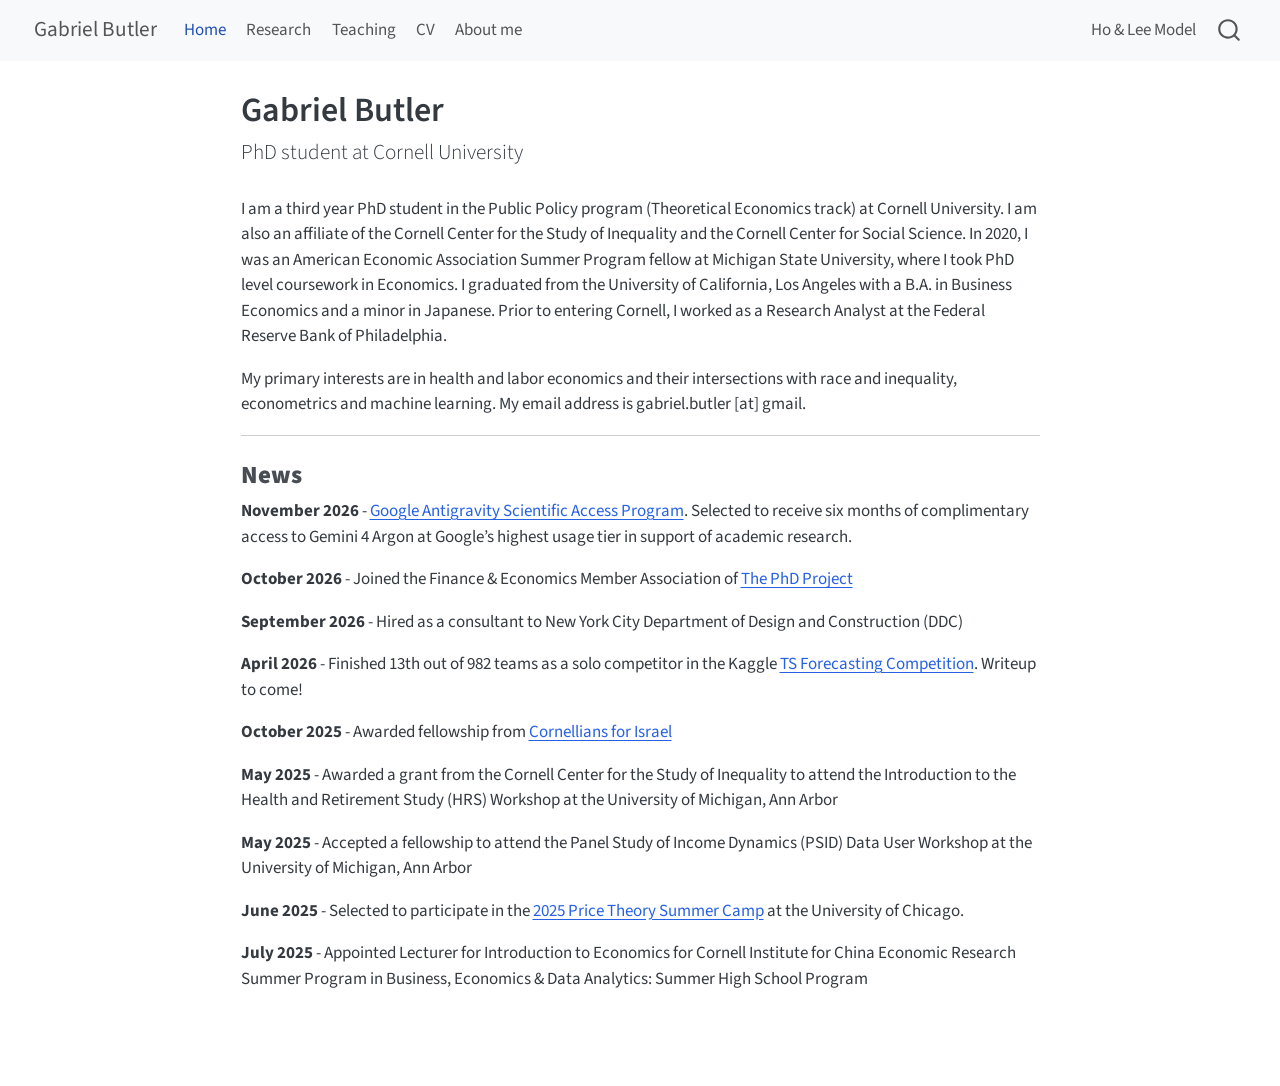
<file: index.html>
<!DOCTYPE html>
<html xmlns="http://www.w3.org/1999/xhtml" lang="en" xml:lang="en"><head>

<meta charset="utf-8">
<meta name="generator" content="quarto-1.8.25">

<meta name="viewport" content="width=device-width, initial-scale=1.0, user-scalable=yes">


<title>Gabriel Butler</title>
<style>
code{white-space: pre-wrap;}
span.smallcaps{font-variant: small-caps;}
div.columns{display: flex; gap: min(4vw, 1.5em);}
div.column{flex: auto; overflow-x: auto;}
div.hanging-indent{margin-left: 1.5em; text-indent: -1.5em;}
ul.task-list{list-style: none;}
ul.task-list li input[type="checkbox"] {
  width: 0.8em;
  margin: 0 0.8em 0.2em -1em; /* quarto-specific, see https://github.com/quarto-dev/quarto-cli/issues/4556 */ 
  vertical-align: middle;
}
</style>


<script src="site_libs/quarto-nav/quarto-nav.js"></script>
<script src="site_libs/quarto-nav/headroom.min.js"></script>
<script src="site_libs/clipboard/clipboard.min.js"></script>
<script src="site_libs/quarto-search/autocomplete.umd.js"></script>
<script src="site_libs/quarto-search/fuse.min.js"></script>
<script src="site_libs/quarto-search/quarto-search.js"></script>
<meta name="quarto:offset" content="./">
<script src="site_libs/quarto-html/quarto.js" type="module"></script>
<script src="site_libs/quarto-html/tabsets/tabsets.js" type="module"></script>
<script src="site_libs/quarto-html/axe/axe-check.js" type="module"></script>
<script src="site_libs/quarto-html/popper.min.js"></script>
<script src="site_libs/quarto-html/tippy.umd.min.js"></script>
<script src="site_libs/quarto-html/anchor.min.js"></script>
<link href="site_libs/quarto-html/tippy.css" rel="stylesheet">
<link href="site_libs/quarto-html/quarto-syntax-highlighting-7b89279ff1a6dce999919e0e67d4d9ec.css" rel="stylesheet" id="quarto-text-highlighting-styles">
<script src="site_libs/bootstrap/bootstrap.min.js"></script>
<link href="site_libs/bootstrap/bootstrap-icons.css" rel="stylesheet">
<link href="site_libs/bootstrap/bootstrap-5b4ad623e5705c0698d39aec6f10cf02.min.css" rel="stylesheet" append-hash="true" id="quarto-bootstrap" data-mode="light">
<script id="quarto-search-options" type="application/json">{
  "location": "navbar",
  "copy-button": false,
  "collapse-after": 3,
  "panel-placement": "end",
  "type": "overlay",
  "limit": 50,
  "keyboard-shortcut": [
    "f",
    "/",
    "s"
  ],
  "show-item-context": false,
  "language": {
    "search-no-results-text": "No results",
    "search-matching-documents-text": "matching documents",
    "search-copy-link-title": "Copy link to search",
    "search-hide-matches-text": "Hide additional matches",
    "search-more-match-text": "more match in this document",
    "search-more-matches-text": "more matches in this document",
    "search-clear-button-title": "Clear",
    "search-text-placeholder": "",
    "search-detached-cancel-button-title": "Cancel",
    "search-submit-button-title": "Submit",
    "search-label": "Search"
  }
}</script>


<link rel="stylesheet" href="styles.css">
</head>

<body class="nav-fixed fullcontent quarto-light">

<div id="quarto-search-results"></div>
  <header id="quarto-header" class="headroom fixed-top">
    <nav class="navbar navbar-expand-lg " data-bs-theme="dark">
      <div class="navbar-container container-fluid">
      <div class="navbar-brand-container mx-auto">
    <a href="./index.html" class="navbar-brand navbar-brand-logo">
    </a>
    <a class="navbar-brand" href="./index.html">
    <span class="navbar-title">Gabriel Butler</span>
    </a>
  </div>
            <div id="quarto-search" class="" title="Search"></div>
          <button class="navbar-toggler" type="button" data-bs-toggle="collapse" data-bs-target="#navbarCollapse" aria-controls="navbarCollapse" role="menu" aria-expanded="false" aria-label="Toggle navigation" onclick="if (window.quartoToggleHeadroom) { window.quartoToggleHeadroom(); }">
  <span class="navbar-toggler-icon"></span>
</button>
          <div class="collapse navbar-collapse" id="navbarCollapse">
            <ul class="navbar-nav navbar-nav-scroll me-auto">
  <li class="nav-item">
    <a class="nav-link active" href="./index.html" aria-current="page"> 
<span class="menu-text">Home</span></a>
  </li>  
  <li class="nav-item">
    <a class="nav-link" href="./research.html"> 
<span class="menu-text">Research</span></a>
  </li>  
  <li class="nav-item">
    <a class="nav-link" href="./teaching.html"> 
<span class="menu-text">Teaching</span></a>
  </li>  
  <li class="nav-item">
    <a class="nav-link" href="./cv.html"> 
<span class="menu-text">CV</span></a>
  </li>  
  <li class="nav-item">
    <a class="nav-link" href="./about.html"> 
<span class="menu-text">About me</span></a>
  </li>  
</ul>
            <ul class="navbar-nav navbar-nav-scroll ms-auto">
  <li class="nav-item">
    <a class="nav-link" href="./ho_lee_structural.html"> 
<span class="menu-text">Ho &amp; Lee Model</span></a>
  </li>  
</ul>
          </div> <!-- /navcollapse -->
            <div class="quarto-navbar-tools">
</div>
      </div> <!-- /container-fluid -->
    </nav>
</header>
<!-- content -->
<div id="quarto-content" class="quarto-container page-columns page-rows-contents page-layout-article page-navbar">
<!-- sidebar -->
<!-- margin-sidebar -->
    
<!-- main -->
<main class="content" id="quarto-document-content">

<header id="title-block-header" class="quarto-title-block default">
<div class="quarto-title">
<h1 class="title">Gabriel Butler</h1>
<p class="subtitle lead">PhD student at Cornell University</p>
</div>



<div class="quarto-title-meta">

    
  
    
  </div>
  


</header>


<p>I am a third year PhD student in the Public Policy program (Theoretical Economics track) at Cornell University. I am also an affiliate of the Cornell Center for the Study of Inequality and the Cornell Center for Social Science. In 2020, I was an American Economic Association Summer Program fellow at Michigan State University, where I took PhD level coursework in Economics. I graduated from the University of California, Los Angeles with a B.A. in Business Economics and a minor in Japanese. Prior to entering Cornell, I worked as a Research Analyst at the Federal Reserve Bank of Philadelphia.</p>
<p>My primary interests are in health and labor economics and their intersections with race and inequality, econometrics and machine learning. My email address is gabriel.butler [at] gmail.</p>
<hr>
<section id="news" class="level3">
<h3 class="anchored" data-anchor-id="news"><strong>News</strong></h3>
<p><strong>November 2026</strong> - <a href="https://antigravity.google/use-cases/science/">Google Antigravity Scientific Access Program</a>. Selected to receive six months of complimentary access to Gemini 4 Argon at Google’s highest usage tier in support of academic research.</p>
<p><strong>October 2026</strong> - Joined the Finance &amp; Economics Member Association of <a href="https://phdproject.org/">The PhD Project</a></p>
<p><strong>September 2026</strong> - Hired as a consultant to New York City Department of Design and Construction (DDC)</p>
<p><strong>April 2026</strong> - Finished 13th out of 982 teams as a solo competitor in the Kaggle <a href="https://www.kaggle.com/competitions/ts-forecasting">TS Forecasting Competition</a>. Writeup to come!</p>
<p><strong>October 2025</strong> - Awarded fellowship from <a href="https://www.instagram.com/cornellforisrael">Cornellians for Israel</a></p>
<p><strong>May 2025</strong> - Awarded a grant from the Cornell Center for the Study of Inequality to attend the Introduction to the Health and Retirement Study (HRS) Workshop at the University of Michigan, Ann Arbor</p>
<p><strong>May 2025</strong> - Accepted a fellowship to attend the Panel Study of Income Dynamics (PSID) Data User Workshop at the University of Michigan, Ann Arbor</p>
<p><strong>June 2025</strong> - Selected to participate in the <a href="https://bfi.uchicago.edu/events/event/2025-price-theory-summer-camp/" title="2025 Price Theory Summer Camp">2025 Price Theory Summer Camp</a> at the University of Chicago.</p>
<p><strong>July 2025</strong> - Appointed Lecturer for Introduction to Economics for Cornell Institute for China Economic Research Summer Program in Business, Economics &amp; Data Analytics: Summer High School Program</p>


</section>

</main> <!-- /main -->
<script id="quarto-html-after-body" type="application/javascript">
  window.document.addEventListener("DOMContentLoaded", function (event) {
    const icon = "";
    const anchorJS = new window.AnchorJS();
    anchorJS.options = {
      placement: 'right',
      icon: icon
    };
    anchorJS.add('.anchored');
    const isCodeAnnotation = (el) => {
      for (const clz of el.classList) {
        if (clz.startsWith('code-annotation-')) {                     
          return true;
        }
      }
      return false;
    }
    const onCopySuccess = function(e) {
      // button target
      const button = e.trigger;
      // don't keep focus
      button.blur();
      // flash "checked"
      button.classList.add('code-copy-button-checked');
      var currentTitle = button.getAttribute("title");
      button.setAttribute("title", "Copied!");
      let tooltip;
      if (window.bootstrap) {
        button.setAttribute("data-bs-toggle", "tooltip");
        button.setAttribute("data-bs-placement", "left");
        button.setAttribute("data-bs-title", "Copied!");
        tooltip = new bootstrap.Tooltip(button, 
          { trigger: "manual", 
            customClass: "code-copy-button-tooltip",
            offset: [0, -8]});
        tooltip.show();    
      }
      setTimeout(function() {
        if (tooltip) {
          tooltip.hide();
          button.removeAttribute("data-bs-title");
          button.removeAttribute("data-bs-toggle");
          button.removeAttribute("data-bs-placement");
        }
        button.setAttribute("title", currentTitle);
        button.classList.remove('code-copy-button-checked');
      }, 1000);
      // clear code selection
      e.clearSelection();
    }
    const getTextToCopy = function(trigger) {
      const outerScaffold = trigger.parentElement.cloneNode(true);
      const codeEl = outerScaffold.querySelector('code');
      for (const childEl of codeEl.children) {
        if (isCodeAnnotation(childEl)) {
          childEl.remove();
        }
      }
      return codeEl.innerText;
    }
    const clipboard = new window.ClipboardJS('.code-copy-button:not([data-in-quarto-modal])', {
      text: getTextToCopy
    });
    clipboard.on('success', onCopySuccess);
    if (window.document.getElementById('quarto-embedded-source-code-modal')) {
      const clipboardModal = new window.ClipboardJS('.code-copy-button[data-in-quarto-modal]', {
        text: getTextToCopy,
        container: window.document.getElementById('quarto-embedded-source-code-modal')
      });
      clipboardModal.on('success', onCopySuccess);
    }
      var localhostRegex = new RegExp(/^(?:http|https):\/\/localhost\:?[0-9]*\//);
      var mailtoRegex = new RegExp(/^mailto:/);
        var filterRegex = new RegExp("https:\/\/ghbutler\.github\.io\/website\/");
      var isInternal = (href) => {
          return filterRegex.test(href) || localhostRegex.test(href) || mailtoRegex.test(href);
      }
      // Inspect non-navigation links and adorn them if external
     var links = window.document.querySelectorAll('a[href]:not(.nav-link):not(.navbar-brand):not(.toc-action):not(.sidebar-link):not(.sidebar-item-toggle):not(.pagination-link):not(.no-external):not([aria-hidden]):not(.dropdown-item):not(.quarto-navigation-tool):not(.about-link)');
      for (var i=0; i<links.length; i++) {
        const link = links[i];
        if (!isInternal(link.href)) {
          // undo the damage that might have been done by quarto-nav.js in the case of
          // links that we want to consider external
          if (link.dataset.originalHref !== undefined) {
            link.href = link.dataset.originalHref;
          }
        }
      }
    function tippyHover(el, contentFn, onTriggerFn, onUntriggerFn) {
      const config = {
        allowHTML: true,
        maxWidth: 500,
        delay: 100,
        arrow: false,
        appendTo: function(el) {
            return el.parentElement;
        },
        interactive: true,
        interactiveBorder: 10,
        theme: 'quarto',
        placement: 'bottom-start',
      };
      if (contentFn) {
        config.content = contentFn;
      }
      if (onTriggerFn) {
        config.onTrigger = onTriggerFn;
      }
      if (onUntriggerFn) {
        config.onUntrigger = onUntriggerFn;
      }
      window.tippy(el, config); 
    }
    const noterefs = window.document.querySelectorAll('a[role="doc-noteref"]');
    for (var i=0; i<noterefs.length; i++) {
      const ref = noterefs[i];
      tippyHover(ref, function() {
        // use id or data attribute instead here
        let href = ref.getAttribute('data-footnote-href') || ref.getAttribute('href');
        try { href = new URL(href).hash; } catch {}
        const id = href.replace(/^#\/?/, "");
        const note = window.document.getElementById(id);
        if (note) {
          return note.innerHTML;
        } else {
          return "";
        }
      });
    }
    const xrefs = window.document.querySelectorAll('a.quarto-xref');
    const processXRef = (id, note) => {
      // Strip column container classes
      const stripColumnClz = (el) => {
        el.classList.remove("page-full", "page-columns");
        if (el.children) {
          for (const child of el.children) {
            stripColumnClz(child);
          }
        }
      }
      stripColumnClz(note)
      if (id === null || id.startsWith('sec-')) {
        // Special case sections, only their first couple elements
        const container = document.createElement("div");
        if (note.children && note.children.length > 2) {
          container.appendChild(note.children[0].cloneNode(true));
          for (let i = 1; i < note.children.length; i++) {
            const child = note.children[i];
            if (child.tagName === "P" && child.innerText === "") {
              continue;
            } else {
              container.appendChild(child.cloneNode(true));
              break;
            }
          }
          if (window.Quarto?.typesetMath) {
            window.Quarto.typesetMath(container);
          }
          return container.innerHTML
        } else {
          if (window.Quarto?.typesetMath) {
            window.Quarto.typesetMath(note);
          }
          return note.innerHTML;
        }
      } else {
        // Remove any anchor links if they are present
        const anchorLink = note.querySelector('a.anchorjs-link');
        if (anchorLink) {
          anchorLink.remove();
        }
        if (window.Quarto?.typesetMath) {
          window.Quarto.typesetMath(note);
        }
        if (note.classList.contains("callout")) {
          return note.outerHTML;
        } else {
          return note.innerHTML;
        }
      }
    }
    for (var i=0; i<xrefs.length; i++) {
      const xref = xrefs[i];
      tippyHover(xref, undefined, function(instance) {
        instance.disable();
        let url = xref.getAttribute('href');
        let hash = undefined; 
        if (url.startsWith('#')) {
          hash = url;
        } else {
          try { hash = new URL(url).hash; } catch {}
        }
        if (hash) {
          const id = hash.replace(/^#\/?/, "");
          const note = window.document.getElementById(id);
          if (note !== null) {
            try {
              const html = processXRef(id, note.cloneNode(true));
              instance.setContent(html);
            } finally {
              instance.enable();
              instance.show();
            }
          } else {
            // See if we can fetch this
            fetch(url.split('#')[0])
            .then(res => res.text())
            .then(html => {
              const parser = new DOMParser();
              const htmlDoc = parser.parseFromString(html, "text/html");
              const note = htmlDoc.getElementById(id);
              if (note !== null) {
                const html = processXRef(id, note);
                instance.setContent(html);
              } 
            }).finally(() => {
              instance.enable();
              instance.show();
            });
          }
        } else {
          // See if we can fetch a full url (with no hash to target)
          // This is a special case and we should probably do some content thinning / targeting
          fetch(url)
          .then(res => res.text())
          .then(html => {
            const parser = new DOMParser();
            const htmlDoc = parser.parseFromString(html, "text/html");
            const note = htmlDoc.querySelector('main.content');
            if (note !== null) {
              // This should only happen for chapter cross references
              // (since there is no id in the URL)
              // remove the first header
              if (note.children.length > 0 && note.children[0].tagName === "HEADER") {
                note.children[0].remove();
              }
              const html = processXRef(null, note);
              instance.setContent(html);
            } 
          }).finally(() => {
            instance.enable();
            instance.show();
          });
        }
      }, function(instance) {
      });
    }
        let selectedAnnoteEl;
        const selectorForAnnotation = ( cell, annotation) => {
          let cellAttr = 'data-code-cell="' + cell + '"';
          let lineAttr = 'data-code-annotation="' +  annotation + '"';
          const selector = 'span[' + cellAttr + '][' + lineAttr + ']';
          return selector;
        }
        const selectCodeLines = (annoteEl) => {
          const doc = window.document;
          const targetCell = annoteEl.getAttribute("data-target-cell");
          const targetAnnotation = annoteEl.getAttribute("data-target-annotation");
          const annoteSpan = window.document.querySelector(selectorForAnnotation(targetCell, targetAnnotation));
          const lines = annoteSpan.getAttribute("data-code-lines").split(",");
          const lineIds = lines.map((line) => {
            return targetCell + "-" + line;
          })
          let top = null;
          let height = null;
          let parent = null;
          if (lineIds.length > 0) {
              //compute the position of the single el (top and bottom and make a div)
              const el = window.document.getElementById(lineIds[0]);
              top = el.offsetTop;
              height = el.offsetHeight;
              parent = el.parentElement.parentElement;
            if (lineIds.length > 1) {
              const lastEl = window.document.getElementById(lineIds[lineIds.length - 1]);
              const bottom = lastEl.offsetTop + lastEl.offsetHeight;
              height = bottom - top;
            }
            if (top !== null && height !== null && parent !== null) {
              // cook up a div (if necessary) and position it 
              let div = window.document.getElementById("code-annotation-line-highlight");
              if (div === null) {
                div = window.document.createElement("div");
                div.setAttribute("id", "code-annotation-line-highlight");
                div.style.position = 'absolute';
                parent.appendChild(div);
              }
              div.style.top = top - 2 + "px";
              div.style.height = height + 4 + "px";
              div.style.left = 0;
              let gutterDiv = window.document.getElementById("code-annotation-line-highlight-gutter");
              if (gutterDiv === null) {
                gutterDiv = window.document.createElement("div");
                gutterDiv.setAttribute("id", "code-annotation-line-highlight-gutter");
                gutterDiv.style.position = 'absolute';
                const codeCell = window.document.getElementById(targetCell);
                const gutter = codeCell.querySelector('.code-annotation-gutter');
                gutter.appendChild(gutterDiv);
              }
              gutterDiv.style.top = top - 2 + "px";
              gutterDiv.style.height = height + 4 + "px";
            }
            selectedAnnoteEl = annoteEl;
          }
        };
        const unselectCodeLines = () => {
          const elementsIds = ["code-annotation-line-highlight", "code-annotation-line-highlight-gutter"];
          elementsIds.forEach((elId) => {
            const div = window.document.getElementById(elId);
            if (div) {
              div.remove();
            }
          });
          selectedAnnoteEl = undefined;
        };
          // Handle positioning of the toggle
      window.addEventListener(
        "resize",
        throttle(() => {
          elRect = undefined;
          if (selectedAnnoteEl) {
            selectCodeLines(selectedAnnoteEl);
          }
        }, 10)
      );
      function throttle(fn, ms) {
      let throttle = false;
      let timer;
        return (...args) => {
          if(!throttle) { // first call gets through
              fn.apply(this, args);
              throttle = true;
          } else { // all the others get throttled
              if(timer) clearTimeout(timer); // cancel #2
              timer = setTimeout(() => {
                fn.apply(this, args);
                timer = throttle = false;
              }, ms);
          }
        };
      }
        // Attach click handler to the DT
        const annoteDls = window.document.querySelectorAll('dt[data-target-cell]');
        for (const annoteDlNode of annoteDls) {
          annoteDlNode.addEventListener('click', (event) => {
            const clickedEl = event.target;
            if (clickedEl !== selectedAnnoteEl) {
              unselectCodeLines();
              const activeEl = window.document.querySelector('dt[data-target-cell].code-annotation-active');
              if (activeEl) {
                activeEl.classList.remove('code-annotation-active');
              }
              selectCodeLines(clickedEl);
              clickedEl.classList.add('code-annotation-active');
            } else {
              // Unselect the line
              unselectCodeLines();
              clickedEl.classList.remove('code-annotation-active');
            }
          });
        }
    const findCites = (el) => {
      const parentEl = el.parentElement;
      if (parentEl) {
        const cites = parentEl.dataset.cites;
        if (cites) {
          return {
            el,
            cites: cites.split(' ')
          };
        } else {
          return findCites(el.parentElement)
        }
      } else {
        return undefined;
      }
    };
    var bibliorefs = window.document.querySelectorAll('a[role="doc-biblioref"]');
    for (var i=0; i<bibliorefs.length; i++) {
      const ref = bibliorefs[i];
      const citeInfo = findCites(ref);
      if (citeInfo) {
        tippyHover(citeInfo.el, function() {
          var popup = window.document.createElement('div');
          citeInfo.cites.forEach(function(cite) {
            var citeDiv = window.document.createElement('div');
            citeDiv.classList.add('hanging-indent');
            citeDiv.classList.add('csl-entry');
            var biblioDiv = window.document.getElementById('ref-' + cite);
            if (biblioDiv) {
              citeDiv.innerHTML = biblioDiv.innerHTML;
            }
            popup.appendChild(citeDiv);
          });
          return popup.innerHTML;
        });
      }
    }
  });
  </script>
</div> <!-- /content -->




</body></html>
</file>
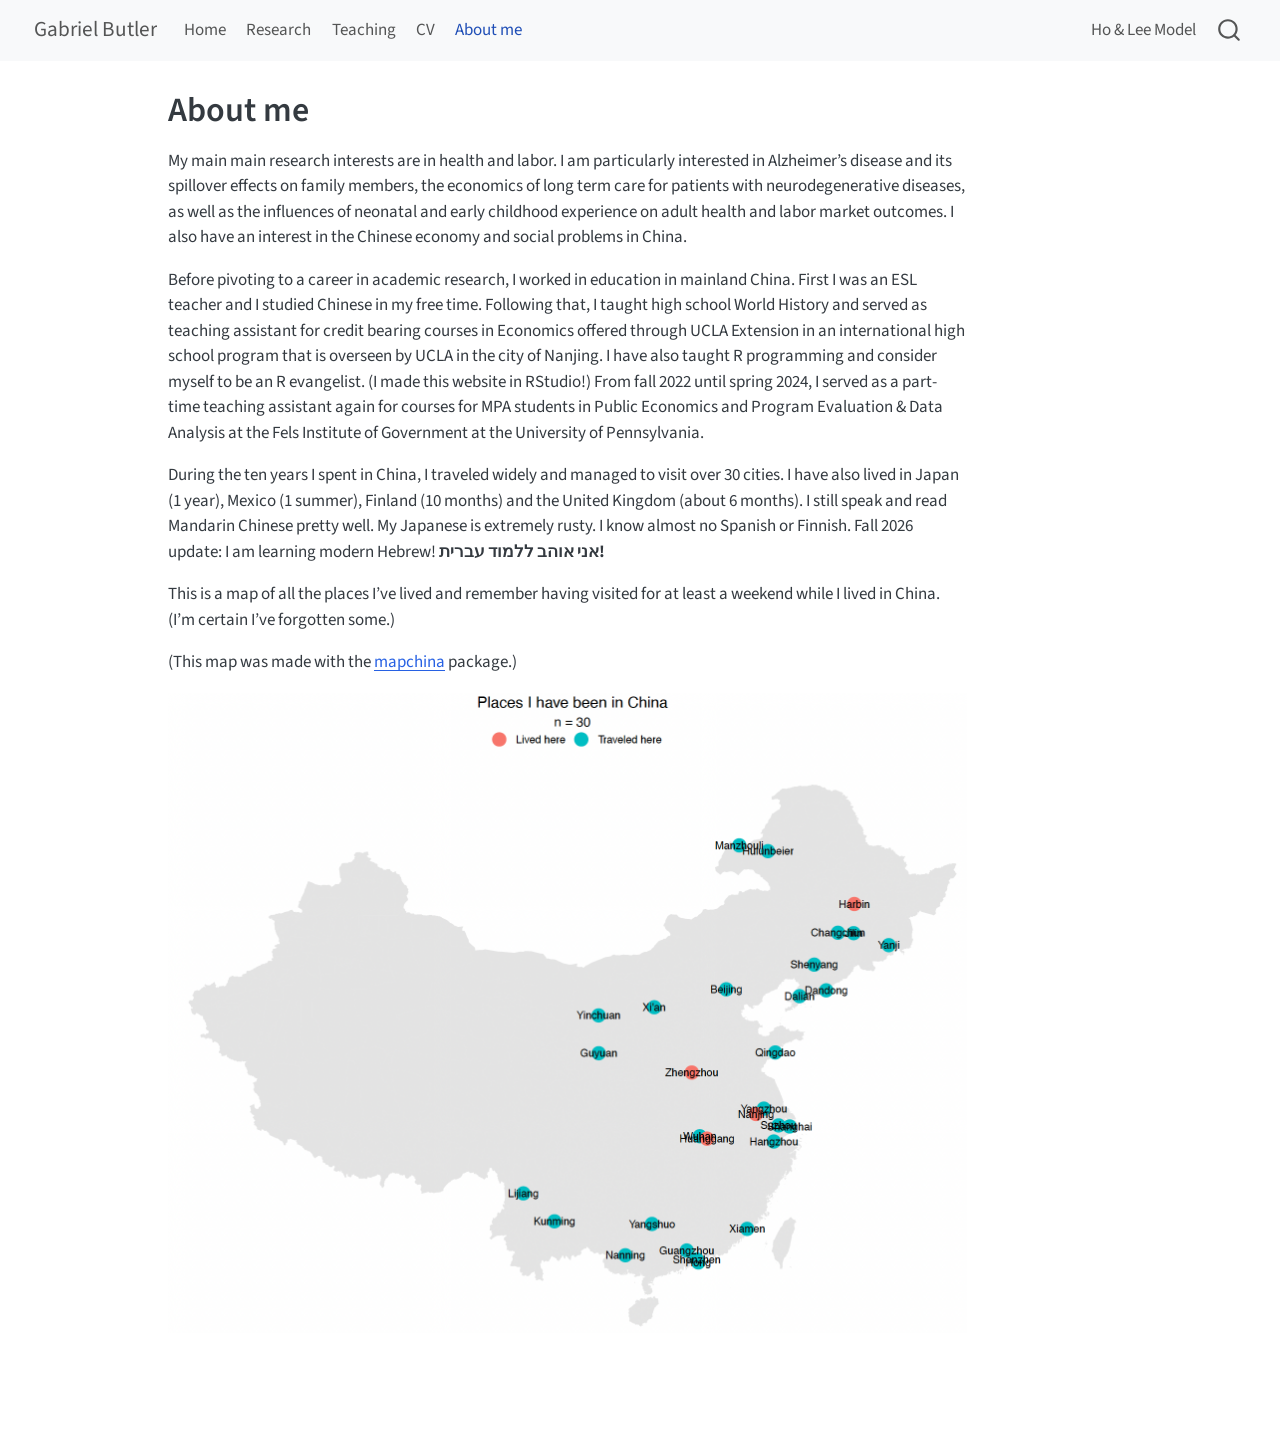
<file: about.html>
<!DOCTYPE html>
<html xmlns="http://www.w3.org/1999/xhtml" lang="en" xml:lang="en"><head>

<meta charset="utf-8">
<meta name="generator" content="quarto-1.8.25">

<meta name="viewport" content="width=device-width, initial-scale=1.0, user-scalable=yes">


<title>About me – Gabriel Butler</title>
<style>
code{white-space: pre-wrap;}
span.smallcaps{font-variant: small-caps;}
div.columns{display: flex; gap: min(4vw, 1.5em);}
div.column{flex: auto; overflow-x: auto;}
div.hanging-indent{margin-left: 1.5em; text-indent: -1.5em;}
ul.task-list{list-style: none;}
ul.task-list li input[type="checkbox"] {
  width: 0.8em;
  margin: 0 0.8em 0.2em -1em; /* quarto-specific, see https://github.com/quarto-dev/quarto-cli/issues/4556 */ 
  vertical-align: middle;
}
</style>


<script src="site_libs/quarto-nav/quarto-nav.js"></script>
<script src="site_libs/quarto-nav/headroom.min.js"></script>
<script src="site_libs/clipboard/clipboard.min.js"></script>
<script src="site_libs/quarto-search/autocomplete.umd.js"></script>
<script src="site_libs/quarto-search/fuse.min.js"></script>
<script src="site_libs/quarto-search/quarto-search.js"></script>
<meta name="quarto:offset" content="./">
<script src="site_libs/quarto-html/quarto.js" type="module"></script>
<script src="site_libs/quarto-html/tabsets/tabsets.js" type="module"></script>
<script src="site_libs/quarto-html/axe/axe-check.js" type="module"></script>
<script src="site_libs/quarto-html/popper.min.js"></script>
<script src="site_libs/quarto-html/tippy.umd.min.js"></script>
<script src="site_libs/quarto-html/anchor.min.js"></script>
<link href="site_libs/quarto-html/tippy.css" rel="stylesheet">
<link href="site_libs/quarto-html/quarto-syntax-highlighting-7b89279ff1a6dce999919e0e67d4d9ec.css" rel="stylesheet" id="quarto-text-highlighting-styles">
<script src="site_libs/bootstrap/bootstrap.min.js"></script>
<link href="site_libs/bootstrap/bootstrap-icons.css" rel="stylesheet">
<link href="site_libs/bootstrap/bootstrap-5b4ad623e5705c0698d39aec6f10cf02.min.css" rel="stylesheet" append-hash="true" id="quarto-bootstrap" data-mode="light">
<script id="quarto-search-options" type="application/json">{
  "location": "navbar",
  "copy-button": false,
  "collapse-after": 3,
  "panel-placement": "end",
  "type": "overlay",
  "limit": 50,
  "keyboard-shortcut": [
    "f",
    "/",
    "s"
  ],
  "show-item-context": false,
  "language": {
    "search-no-results-text": "No results",
    "search-matching-documents-text": "matching documents",
    "search-copy-link-title": "Copy link to search",
    "search-hide-matches-text": "Hide additional matches",
    "search-more-match-text": "more match in this document",
    "search-more-matches-text": "more matches in this document",
    "search-clear-button-title": "Clear",
    "search-text-placeholder": "",
    "search-detached-cancel-button-title": "Cancel",
    "search-submit-button-title": "Submit",
    "search-label": "Search"
  }
}</script>


<link rel="stylesheet" href="styles.css">
</head>

<body class="nav-fixed quarto-light">

<div id="quarto-search-results"></div>
  <header id="quarto-header" class="headroom fixed-top">
    <nav class="navbar navbar-expand-lg " data-bs-theme="dark">
      <div class="navbar-container container-fluid">
      <div class="navbar-brand-container mx-auto">
    <a href="./index.html" class="navbar-brand navbar-brand-logo">
    </a>
    <a class="navbar-brand" href="./index.html">
    <span class="navbar-title">Gabriel Butler</span>
    </a>
  </div>
            <div id="quarto-search" class="" title="Search"></div>
          <button class="navbar-toggler" type="button" data-bs-toggle="collapse" data-bs-target="#navbarCollapse" aria-controls="navbarCollapse" role="menu" aria-expanded="false" aria-label="Toggle navigation" onclick="if (window.quartoToggleHeadroom) { window.quartoToggleHeadroom(); }">
  <span class="navbar-toggler-icon"></span>
</button>
          <div class="collapse navbar-collapse" id="navbarCollapse">
            <ul class="navbar-nav navbar-nav-scroll me-auto">
  <li class="nav-item">
    <a class="nav-link" href="./index.html"> 
<span class="menu-text">Home</span></a>
  </li>  
  <li class="nav-item">
    <a class="nav-link" href="./research.html"> 
<span class="menu-text">Research</span></a>
  </li>  
  <li class="nav-item">
    <a class="nav-link" href="./teaching.html"> 
<span class="menu-text">Teaching</span></a>
  </li>  
  <li class="nav-item">
    <a class="nav-link" href="./cv.html"> 
<span class="menu-text">CV</span></a>
  </li>  
  <li class="nav-item">
    <a class="nav-link active" href="./about.html" aria-current="page"> 
<span class="menu-text">About me</span></a>
  </li>  
</ul>
            <ul class="navbar-nav navbar-nav-scroll ms-auto">
  <li class="nav-item">
    <a class="nav-link" href="./ho_lee_structural.html"> 
<span class="menu-text">Ho &amp; Lee Model</span></a>
  </li>  
</ul>
          </div> <!-- /navcollapse -->
            <div class="quarto-navbar-tools">
</div>
      </div> <!-- /container-fluid -->
    </nav>
</header>
<!-- content -->
<div id="quarto-content" class="quarto-container page-columns page-rows-contents page-layout-article page-navbar">
<!-- sidebar -->
<!-- margin-sidebar -->
    <div id="quarto-margin-sidebar" class="sidebar margin-sidebar zindex-bottom">
        
    </div>
<!-- main -->
<main class="content" id="quarto-document-content">

<header id="title-block-header" class="quarto-title-block default">
<div class="quarto-title">
<h1 class="title">About me</h1>
</div>



<div class="quarto-title-meta">

    
  
    
  </div>
  


</header>


<p>My main main research interests are in health and labor. I am particularly interested in Alzheimer’s disease and its spillover effects on family members, the economics of long term care for patients with neurodegenerative diseases, as well as the influences of neonatal and early childhood experience on adult health and labor market outcomes. I also have an interest in the Chinese economy and social problems in China.</p>
<p>Before pivoting to a career in academic research, I worked in education in mainland China. First I was an ESL teacher and I studied Chinese in my free time. Following that, I taught high school World History and served as teaching assistant for credit bearing courses in Economics offered through UCLA Extension in an international high school program that is overseen by UCLA in the city of Nanjing. I have also taught R programming and consider myself to be an R evangelist. (I made this website in RStudio!) From fall 2022 until spring 2024, I served as a part-time teaching assistant again for courses for MPA students in Public Economics and Program Evaluation &amp; Data Analysis at the Fels Institute of Government at the University of Pennsylvania.</p>
<p>During the ten years I spent in China, I traveled widely and managed to visit over 30 cities. I have also lived in Japan (1 year), Mexico (1 summer), Finland (10 months) and the United Kingdom (about 6 months). I still speak and read Mandarin Chinese pretty well. My Japanese is extremely rusty. I know almost no Spanish or Finnish. Fall 2026 update: I am learning modern Hebrew! <strong>אני אוהב ללמוד עברית!</strong></p>
<p>This is a map of all the places I’ve lived and remember having visited for at least a weekend while I lived in China. (I’m certain I’ve forgotten some.)</p>
<p>(This map was made with the <a href="https://github.com/xmc811/mapchina">mapchina</a> package.)</p>
<div class="quarto-figure quarto-figure-center">
<figure class="figure">
<p><img src="images/china home and travel map.png" class="img-fluid quarto-figure quarto-figure-center figure-img"></p>
</figure>
</div>



</main> <!-- /main -->
<script id="quarto-html-after-body" type="application/javascript">
  window.document.addEventListener("DOMContentLoaded", function (event) {
    const icon = "";
    const anchorJS = new window.AnchorJS();
    anchorJS.options = {
      placement: 'right',
      icon: icon
    };
    anchorJS.add('.anchored');
    const isCodeAnnotation = (el) => {
      for (const clz of el.classList) {
        if (clz.startsWith('code-annotation-')) {                     
          return true;
        }
      }
      return false;
    }
    const onCopySuccess = function(e) {
      // button target
      const button = e.trigger;
      // don't keep focus
      button.blur();
      // flash "checked"
      button.classList.add('code-copy-button-checked');
      var currentTitle = button.getAttribute("title");
      button.setAttribute("title", "Copied!");
      let tooltip;
      if (window.bootstrap) {
        button.setAttribute("data-bs-toggle", "tooltip");
        button.setAttribute("data-bs-placement", "left");
        button.setAttribute("data-bs-title", "Copied!");
        tooltip = new bootstrap.Tooltip(button, 
          { trigger: "manual", 
            customClass: "code-copy-button-tooltip",
            offset: [0, -8]});
        tooltip.show();    
      }
      setTimeout(function() {
        if (tooltip) {
          tooltip.hide();
          button.removeAttribute("data-bs-title");
          button.removeAttribute("data-bs-toggle");
          button.removeAttribute("data-bs-placement");
        }
        button.setAttribute("title", currentTitle);
        button.classList.remove('code-copy-button-checked');
      }, 1000);
      // clear code selection
      e.clearSelection();
    }
    const getTextToCopy = function(trigger) {
      const outerScaffold = trigger.parentElement.cloneNode(true);
      const codeEl = outerScaffold.querySelector('code');
      for (const childEl of codeEl.children) {
        if (isCodeAnnotation(childEl)) {
          childEl.remove();
        }
      }
      return codeEl.innerText;
    }
    const clipboard = new window.ClipboardJS('.code-copy-button:not([data-in-quarto-modal])', {
      text: getTextToCopy
    });
    clipboard.on('success', onCopySuccess);
    if (window.document.getElementById('quarto-embedded-source-code-modal')) {
      const clipboardModal = new window.ClipboardJS('.code-copy-button[data-in-quarto-modal]', {
        text: getTextToCopy,
        container: window.document.getElementById('quarto-embedded-source-code-modal')
      });
      clipboardModal.on('success', onCopySuccess);
    }
      var localhostRegex = new RegExp(/^(?:http|https):\/\/localhost\:?[0-9]*\//);
      var mailtoRegex = new RegExp(/^mailto:/);
        var filterRegex = new RegExp("https:\/\/ghbutler\.github\.io\/website\/");
      var isInternal = (href) => {
          return filterRegex.test(href) || localhostRegex.test(href) || mailtoRegex.test(href);
      }
      // Inspect non-navigation links and adorn them if external
     var links = window.document.querySelectorAll('a[href]:not(.nav-link):not(.navbar-brand):not(.toc-action):not(.sidebar-link):not(.sidebar-item-toggle):not(.pagination-link):not(.no-external):not([aria-hidden]):not(.dropdown-item):not(.quarto-navigation-tool):not(.about-link)');
      for (var i=0; i<links.length; i++) {
        const link = links[i];
        if (!isInternal(link.href)) {
          // undo the damage that might have been done by quarto-nav.js in the case of
          // links that we want to consider external
          if (link.dataset.originalHref !== undefined) {
            link.href = link.dataset.originalHref;
          }
        }
      }
    function tippyHover(el, contentFn, onTriggerFn, onUntriggerFn) {
      const config = {
        allowHTML: true,
        maxWidth: 500,
        delay: 100,
        arrow: false,
        appendTo: function(el) {
            return el.parentElement;
        },
        interactive: true,
        interactiveBorder: 10,
        theme: 'quarto',
        placement: 'bottom-start',
      };
      if (contentFn) {
        config.content = contentFn;
      }
      if (onTriggerFn) {
        config.onTrigger = onTriggerFn;
      }
      if (onUntriggerFn) {
        config.onUntrigger = onUntriggerFn;
      }
      window.tippy(el, config); 
    }
    const noterefs = window.document.querySelectorAll('a[role="doc-noteref"]');
    for (var i=0; i<noterefs.length; i++) {
      const ref = noterefs[i];
      tippyHover(ref, function() {
        // use id or data attribute instead here
        let href = ref.getAttribute('data-footnote-href') || ref.getAttribute('href');
        try { href = new URL(href).hash; } catch {}
        const id = href.replace(/^#\/?/, "");
        const note = window.document.getElementById(id);
        if (note) {
          return note.innerHTML;
        } else {
          return "";
        }
      });
    }
    const xrefs = window.document.querySelectorAll('a.quarto-xref');
    const processXRef = (id, note) => {
      // Strip column container classes
      const stripColumnClz = (el) => {
        el.classList.remove("page-full", "page-columns");
        if (el.children) {
          for (const child of el.children) {
            stripColumnClz(child);
          }
        }
      }
      stripColumnClz(note)
      if (id === null || id.startsWith('sec-')) {
        // Special case sections, only their first couple elements
        const container = document.createElement("div");
        if (note.children && note.children.length > 2) {
          container.appendChild(note.children[0].cloneNode(true));
          for (let i = 1; i < note.children.length; i++) {
            const child = note.children[i];
            if (child.tagName === "P" && child.innerText === "") {
              continue;
            } else {
              container.appendChild(child.cloneNode(true));
              break;
            }
          }
          if (window.Quarto?.typesetMath) {
            window.Quarto.typesetMath(container);
          }
          return container.innerHTML
        } else {
          if (window.Quarto?.typesetMath) {
            window.Quarto.typesetMath(note);
          }
          return note.innerHTML;
        }
      } else {
        // Remove any anchor links if they are present
        const anchorLink = note.querySelector('a.anchorjs-link');
        if (anchorLink) {
          anchorLink.remove();
        }
        if (window.Quarto?.typesetMath) {
          window.Quarto.typesetMath(note);
        }
        if (note.classList.contains("callout")) {
          return note.outerHTML;
        } else {
          return note.innerHTML;
        }
      }
    }
    for (var i=0; i<xrefs.length; i++) {
      const xref = xrefs[i];
      tippyHover(xref, undefined, function(instance) {
        instance.disable();
        let url = xref.getAttribute('href');
        let hash = undefined; 
        if (url.startsWith('#')) {
          hash = url;
        } else {
          try { hash = new URL(url).hash; } catch {}
        }
        if (hash) {
          const id = hash.replace(/^#\/?/, "");
          const note = window.document.getElementById(id);
          if (note !== null) {
            try {
              const html = processXRef(id, note.cloneNode(true));
              instance.setContent(html);
            } finally {
              instance.enable();
              instance.show();
            }
          } else {
            // See if we can fetch this
            fetch(url.split('#')[0])
            .then(res => res.text())
            .then(html => {
              const parser = new DOMParser();
              const htmlDoc = parser.parseFromString(html, "text/html");
              const note = htmlDoc.getElementById(id);
              if (note !== null) {
                const html = processXRef(id, note);
                instance.setContent(html);
              } 
            }).finally(() => {
              instance.enable();
              instance.show();
            });
          }
        } else {
          // See if we can fetch a full url (with no hash to target)
          // This is a special case and we should probably do some content thinning / targeting
          fetch(url)
          .then(res => res.text())
          .then(html => {
            const parser = new DOMParser();
            const htmlDoc = parser.parseFromString(html, "text/html");
            const note = htmlDoc.querySelector('main.content');
            if (note !== null) {
              // This should only happen for chapter cross references
              // (since there is no id in the URL)
              // remove the first header
              if (note.children.length > 0 && note.children[0].tagName === "HEADER") {
                note.children[0].remove();
              }
              const html = processXRef(null, note);
              instance.setContent(html);
            } 
          }).finally(() => {
            instance.enable();
            instance.show();
          });
        }
      }, function(instance) {
      });
    }
        let selectedAnnoteEl;
        const selectorForAnnotation = ( cell, annotation) => {
          let cellAttr = 'data-code-cell="' + cell + '"';
          let lineAttr = 'data-code-annotation="' +  annotation + '"';
          const selector = 'span[' + cellAttr + '][' + lineAttr + ']';
          return selector;
        }
        const selectCodeLines = (annoteEl) => {
          const doc = window.document;
          const targetCell = annoteEl.getAttribute("data-target-cell");
          const targetAnnotation = annoteEl.getAttribute("data-target-annotation");
          const annoteSpan = window.document.querySelector(selectorForAnnotation(targetCell, targetAnnotation));
          const lines = annoteSpan.getAttribute("data-code-lines").split(",");
          const lineIds = lines.map((line) => {
            return targetCell + "-" + line;
          })
          let top = null;
          let height = null;
          let parent = null;
          if (lineIds.length > 0) {
              //compute the position of the single el (top and bottom and make a div)
              const el = window.document.getElementById(lineIds[0]);
              top = el.offsetTop;
              height = el.offsetHeight;
              parent = el.parentElement.parentElement;
            if (lineIds.length > 1) {
              const lastEl = window.document.getElementById(lineIds[lineIds.length - 1]);
              const bottom = lastEl.offsetTop + lastEl.offsetHeight;
              height = bottom - top;
            }
            if (top !== null && height !== null && parent !== null) {
              // cook up a div (if necessary) and position it 
              let div = window.document.getElementById("code-annotation-line-highlight");
              if (div === null) {
                div = window.document.createElement("div");
                div.setAttribute("id", "code-annotation-line-highlight");
                div.style.position = 'absolute';
                parent.appendChild(div);
              }
              div.style.top = top - 2 + "px";
              div.style.height = height + 4 + "px";
              div.style.left = 0;
              let gutterDiv = window.document.getElementById("code-annotation-line-highlight-gutter");
              if (gutterDiv === null) {
                gutterDiv = window.document.createElement("div");
                gutterDiv.setAttribute("id", "code-annotation-line-highlight-gutter");
                gutterDiv.style.position = 'absolute';
                const codeCell = window.document.getElementById(targetCell);
                const gutter = codeCell.querySelector('.code-annotation-gutter');
                gutter.appendChild(gutterDiv);
              }
              gutterDiv.style.top = top - 2 + "px";
              gutterDiv.style.height = height + 4 + "px";
            }
            selectedAnnoteEl = annoteEl;
          }
        };
        const unselectCodeLines = () => {
          const elementsIds = ["code-annotation-line-highlight", "code-annotation-line-highlight-gutter"];
          elementsIds.forEach((elId) => {
            const div = window.document.getElementById(elId);
            if (div) {
              div.remove();
            }
          });
          selectedAnnoteEl = undefined;
        };
          // Handle positioning of the toggle
      window.addEventListener(
        "resize",
        throttle(() => {
          elRect = undefined;
          if (selectedAnnoteEl) {
            selectCodeLines(selectedAnnoteEl);
          }
        }, 10)
      );
      function throttle(fn, ms) {
      let throttle = false;
      let timer;
        return (...args) => {
          if(!throttle) { // first call gets through
              fn.apply(this, args);
              throttle = true;
          } else { // all the others get throttled
              if(timer) clearTimeout(timer); // cancel #2
              timer = setTimeout(() => {
                fn.apply(this, args);
                timer = throttle = false;
              }, ms);
          }
        };
      }
        // Attach click handler to the DT
        const annoteDls = window.document.querySelectorAll('dt[data-target-cell]');
        for (const annoteDlNode of annoteDls) {
          annoteDlNode.addEventListener('click', (event) => {
            const clickedEl = event.target;
            if (clickedEl !== selectedAnnoteEl) {
              unselectCodeLines();
              const activeEl = window.document.querySelector('dt[data-target-cell].code-annotation-active');
              if (activeEl) {
                activeEl.classList.remove('code-annotation-active');
              }
              selectCodeLines(clickedEl);
              clickedEl.classList.add('code-annotation-active');
            } else {
              // Unselect the line
              unselectCodeLines();
              clickedEl.classList.remove('code-annotation-active');
            }
          });
        }
    const findCites = (el) => {
      const parentEl = el.parentElement;
      if (parentEl) {
        const cites = parentEl.dataset.cites;
        if (cites) {
          return {
            el,
            cites: cites.split(' ')
          };
        } else {
          return findCites(el.parentElement)
        }
      } else {
        return undefined;
      }
    };
    var bibliorefs = window.document.querySelectorAll('a[role="doc-biblioref"]');
    for (var i=0; i<bibliorefs.length; i++) {
      const ref = bibliorefs[i];
      const citeInfo = findCites(ref);
      if (citeInfo) {
        tippyHover(citeInfo.el, function() {
          var popup = window.document.createElement('div');
          citeInfo.cites.forEach(function(cite) {
            var citeDiv = window.document.createElement('div');
            citeDiv.classList.add('hanging-indent');
            citeDiv.classList.add('csl-entry');
            var biblioDiv = window.document.getElementById('ref-' + cite);
            if (biblioDiv) {
              citeDiv.innerHTML = biblioDiv.innerHTML;
            }
            popup.appendChild(citeDiv);
          });
          return popup.innerHTML;
        });
      }
    }
  });
  </script>
</div> <!-- /content -->




</body></html>
</file>
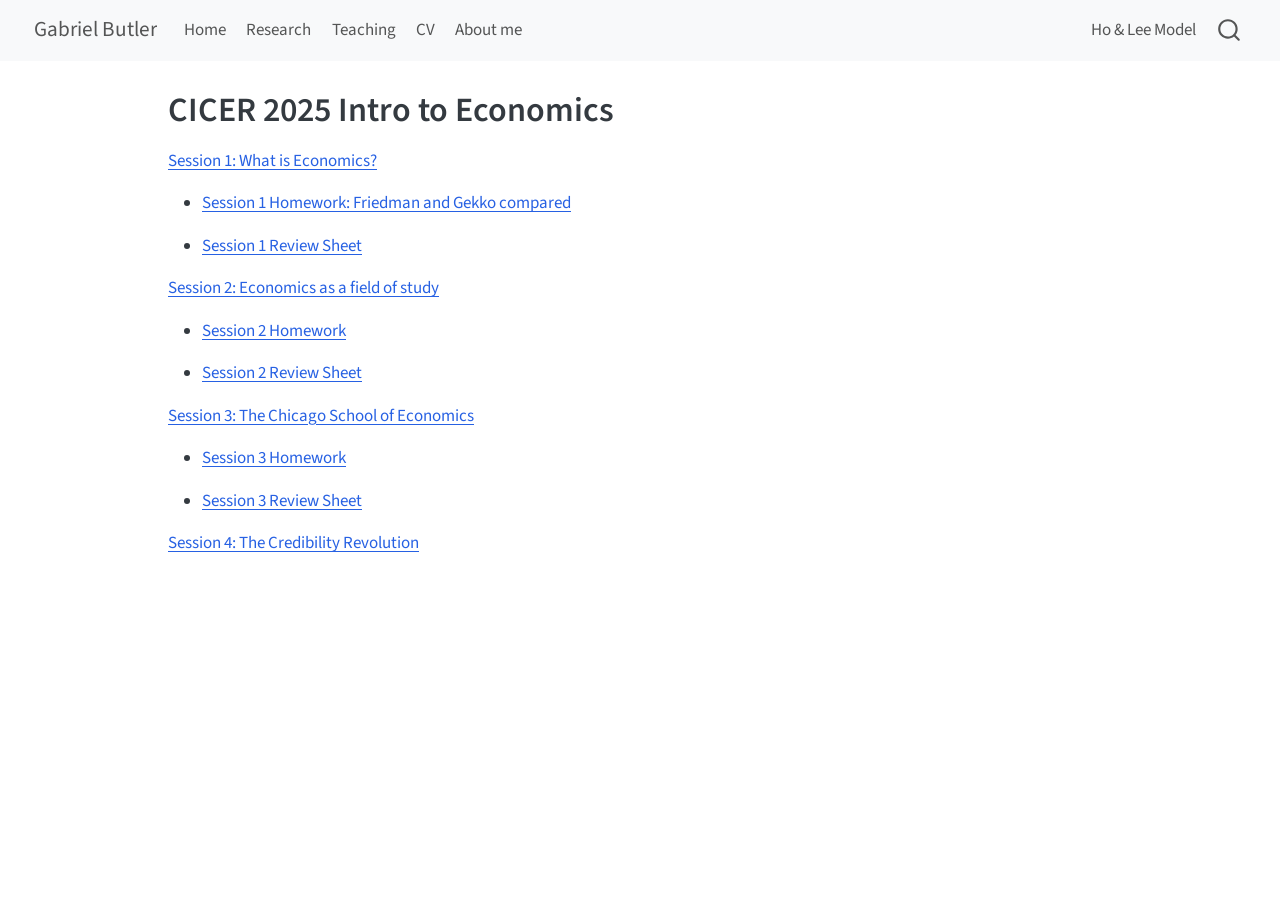
<file: cicer_2025_matls.html>
<!DOCTYPE html>
<html xmlns="http://www.w3.org/1999/xhtml" lang="en" xml:lang="en"><head>

<meta charset="utf-8">
<meta name="generator" content="quarto-1.8.25">

<meta name="viewport" content="width=device-width, initial-scale=1.0, user-scalable=yes">


<title>CICER 2025 Intro to Economics – Gabriel Butler</title>
<style>
code{white-space: pre-wrap;}
span.smallcaps{font-variant: small-caps;}
div.columns{display: flex; gap: min(4vw, 1.5em);}
div.column{flex: auto; overflow-x: auto;}
div.hanging-indent{margin-left: 1.5em; text-indent: -1.5em;}
ul.task-list{list-style: none;}
ul.task-list li input[type="checkbox"] {
  width: 0.8em;
  margin: 0 0.8em 0.2em -1em; /* quarto-specific, see https://github.com/quarto-dev/quarto-cli/issues/4556 */ 
  vertical-align: middle;
}
</style>


<script src="site_libs/quarto-nav/quarto-nav.js"></script>
<script src="site_libs/quarto-nav/headroom.min.js"></script>
<script src="site_libs/clipboard/clipboard.min.js"></script>
<script src="site_libs/quarto-search/autocomplete.umd.js"></script>
<script src="site_libs/quarto-search/fuse.min.js"></script>
<script src="site_libs/quarto-search/quarto-search.js"></script>
<meta name="quarto:offset" content="./">
<script src="site_libs/quarto-html/quarto.js" type="module"></script>
<script src="site_libs/quarto-html/tabsets/tabsets.js" type="module"></script>
<script src="site_libs/quarto-html/axe/axe-check.js" type="module"></script>
<script src="site_libs/quarto-html/popper.min.js"></script>
<script src="site_libs/quarto-html/tippy.umd.min.js"></script>
<script src="site_libs/quarto-html/anchor.min.js"></script>
<link href="site_libs/quarto-html/tippy.css" rel="stylesheet">
<link href="site_libs/quarto-html/quarto-syntax-highlighting-7b89279ff1a6dce999919e0e67d4d9ec.css" rel="stylesheet" id="quarto-text-highlighting-styles">
<script src="site_libs/bootstrap/bootstrap.min.js"></script>
<link href="site_libs/bootstrap/bootstrap-icons.css" rel="stylesheet">
<link href="site_libs/bootstrap/bootstrap-5b4ad623e5705c0698d39aec6f10cf02.min.css" rel="stylesheet" append-hash="true" id="quarto-bootstrap" data-mode="light">
<script id="quarto-search-options" type="application/json">{
  "location": "navbar",
  "copy-button": false,
  "collapse-after": 3,
  "panel-placement": "end",
  "type": "overlay",
  "limit": 50,
  "keyboard-shortcut": [
    "f",
    "/",
    "s"
  ],
  "show-item-context": false,
  "language": {
    "search-no-results-text": "No results",
    "search-matching-documents-text": "matching documents",
    "search-copy-link-title": "Copy link to search",
    "search-hide-matches-text": "Hide additional matches",
    "search-more-match-text": "more match in this document",
    "search-more-matches-text": "more matches in this document",
    "search-clear-button-title": "Clear",
    "search-text-placeholder": "",
    "search-detached-cancel-button-title": "Cancel",
    "search-submit-button-title": "Submit",
    "search-label": "Search"
  }
}</script>


<link rel="stylesheet" href="styles.css">
</head>

<body class="nav-fixed quarto-light">

<div id="quarto-search-results"></div>
  <header id="quarto-header" class="headroom fixed-top">
    <nav class="navbar navbar-expand-lg " data-bs-theme="dark">
      <div class="navbar-container container-fluid">
      <div class="navbar-brand-container mx-auto">
    <a href="./index.html" class="navbar-brand navbar-brand-logo">
    </a>
    <a class="navbar-brand" href="./index.html">
    <span class="navbar-title">Gabriel Butler</span>
    </a>
  </div>
            <div id="quarto-search" class="" title="Search"></div>
          <button class="navbar-toggler" type="button" data-bs-toggle="collapse" data-bs-target="#navbarCollapse" aria-controls="navbarCollapse" role="menu" aria-expanded="false" aria-label="Toggle navigation" onclick="if (window.quartoToggleHeadroom) { window.quartoToggleHeadroom(); }">
  <span class="navbar-toggler-icon"></span>
</button>
          <div class="collapse navbar-collapse" id="navbarCollapse">
            <ul class="navbar-nav navbar-nav-scroll me-auto">
  <li class="nav-item">
    <a class="nav-link" href="./index.html"> 
<span class="menu-text">Home</span></a>
  </li>  
  <li class="nav-item">
    <a class="nav-link" href="./research.html"> 
<span class="menu-text">Research</span></a>
  </li>  
  <li class="nav-item">
    <a class="nav-link" href="./teaching.html"> 
<span class="menu-text">Teaching</span></a>
  </li>  
  <li class="nav-item">
    <a class="nav-link" href="./cv.html"> 
<span class="menu-text">CV</span></a>
  </li>  
  <li class="nav-item">
    <a class="nav-link" href="./about.html"> 
<span class="menu-text">About me</span></a>
  </li>  
</ul>
            <ul class="navbar-nav navbar-nav-scroll ms-auto">
  <li class="nav-item">
    <a class="nav-link" href="./ho_lee_structural.html"> 
<span class="menu-text">Ho &amp; Lee Model</span></a>
  </li>  
</ul>
          </div> <!-- /navcollapse -->
            <div class="quarto-navbar-tools">
</div>
      </div> <!-- /container-fluid -->
    </nav>
</header>
<!-- content -->
<div id="quarto-content" class="quarto-container page-columns page-rows-contents page-layout-article page-navbar">
<!-- sidebar -->
<!-- margin-sidebar -->
    <div id="quarto-margin-sidebar" class="sidebar margin-sidebar zindex-bottom">
        
    </div>
<!-- main -->
<main class="content" id="quarto-document-content">

<header id="title-block-header" class="quarto-title-block default">
<div class="quarto-title">
<h1 class="title">CICER 2025 Intro to Economics</h1>
</div>



<div class="quarto-title-meta">

    
  
    
  </div>
  


</header>


<p><a href="https://docs.google.com/presentation/d/1-0UICKZkiwS9Ki0xw6YqY-W-BQYy9_jp/edit?usp=sharing&amp;ouid=100361549686254834475&amp;rtpof=true&amp;sd=true" title="Session 1: What is Economics?">Session 1: What is Economics?</a></p>
<ul>
<li><p><a href="https://docs.google.com/presentation/d/1TvCayKlyf1aMfsLJd1MkQmld8S9ImX7EsY37LiLn7Vg/edit?usp=sharing" title="Session 1 Homework: Friedman and Gekko compared">Session 1 Homework: Friedman and Gekko compared</a></p></li>
<li><p><a href="https://drive.google.com/file/d/1dEprtqBPVgpjXSrenvIMRUEvXwo-DeA6/view?usp=drive_link" title="Session 1 Review Sheet">Session 1 Review Sheet</a></p></li>
</ul>
<p><a href="https://docs.google.com/presentation/d/1-1uZyfXjEBxnGO7i58nnrJsCjYIVPDCz/edit?usp=sharing&amp;ouid=100361549686254834475&amp;rtpof=true&amp;sd=true" title="Session 2: Economics as a field of study">Session 2: Economics as a field of study</a></p>
<ul>
<li><p><a href="https://drive.google.com/file/d/1xlU7slOIUEYo0Vd5Grr0oNt5iHe3gD7_/view?usp=drive_link" title="Session 2 Homework">Session 2 Homework</a></p></li>
<li><p><a href="https://drive.google.com/file/d/1PJI7vyVked1Q8IqjoCbkXwvMwaOUB64W/view?usp=sharing" title="Session 2 Review Sheet">Session 2 Review Sheet</a></p></li>
</ul>
<p><a href="https://docs.google.com/presentation/d/1-0Wxl2c-iwJBRdSR9Fwt3zIxflD4htSZ/edit?usp=sharing&amp;ouid=100361549686254834475&amp;rtpof=true&amp;sd=true" title="Session 3: The Chicago School of Economics">Session 3: The Chicago School of Economics</a></p>
<ul>
<li><p><a href="https://drive.google.com/file/d/1xlU7slOIUEYo0Vd5Grr0oNt5iHe3gD7_/view?usp=sharing" title="Session 3 Homework">Session 3 Homework</a></p></li>
<li><p><a href="https://drive.google.com/file/d/1ddfiCvpA8rc85UxzlOvMGFXjuLcMhuoZ/view?usp=drive_link" title="Session 3 Review Sheet">Session 3 Review Sheet</a></p></li>
</ul>
<p><a href="https://docs.google.com/presentation/d/1S3sUsRFH1X-gouoMqnplWBFmTY4sJ1FDuqbi07Xvlq0/edit?usp=sharing" title="Session 4: The Credibility Revolution">Session 4: The Credibility Revolution</a></p>



</main> <!-- /main -->
<script id="quarto-html-after-body" type="application/javascript">
  window.document.addEventListener("DOMContentLoaded", function (event) {
    const icon = "";
    const anchorJS = new window.AnchorJS();
    anchorJS.options = {
      placement: 'right',
      icon: icon
    };
    anchorJS.add('.anchored');
    const isCodeAnnotation = (el) => {
      for (const clz of el.classList) {
        if (clz.startsWith('code-annotation-')) {                     
          return true;
        }
      }
      return false;
    }
    const onCopySuccess = function(e) {
      // button target
      const button = e.trigger;
      // don't keep focus
      button.blur();
      // flash "checked"
      button.classList.add('code-copy-button-checked');
      var currentTitle = button.getAttribute("title");
      button.setAttribute("title", "Copied!");
      let tooltip;
      if (window.bootstrap) {
        button.setAttribute("data-bs-toggle", "tooltip");
        button.setAttribute("data-bs-placement", "left");
        button.setAttribute("data-bs-title", "Copied!");
        tooltip = new bootstrap.Tooltip(button, 
          { trigger: "manual", 
            customClass: "code-copy-button-tooltip",
            offset: [0, -8]});
        tooltip.show();    
      }
      setTimeout(function() {
        if (tooltip) {
          tooltip.hide();
          button.removeAttribute("data-bs-title");
          button.removeAttribute("data-bs-toggle");
          button.removeAttribute("data-bs-placement");
        }
        button.setAttribute("title", currentTitle);
        button.classList.remove('code-copy-button-checked');
      }, 1000);
      // clear code selection
      e.clearSelection();
    }
    const getTextToCopy = function(trigger) {
      const outerScaffold = trigger.parentElement.cloneNode(true);
      const codeEl = outerScaffold.querySelector('code');
      for (const childEl of codeEl.children) {
        if (isCodeAnnotation(childEl)) {
          childEl.remove();
        }
      }
      return codeEl.innerText;
    }
    const clipboard = new window.ClipboardJS('.code-copy-button:not([data-in-quarto-modal])', {
      text: getTextToCopy
    });
    clipboard.on('success', onCopySuccess);
    if (window.document.getElementById('quarto-embedded-source-code-modal')) {
      const clipboardModal = new window.ClipboardJS('.code-copy-button[data-in-quarto-modal]', {
        text: getTextToCopy,
        container: window.document.getElementById('quarto-embedded-source-code-modal')
      });
      clipboardModal.on('success', onCopySuccess);
    }
      var localhostRegex = new RegExp(/^(?:http|https):\/\/localhost\:?[0-9]*\//);
      var mailtoRegex = new RegExp(/^mailto:/);
        var filterRegex = new RegExp("https:\/\/ghbutler\.github\.io\/website\/");
      var isInternal = (href) => {
          return filterRegex.test(href) || localhostRegex.test(href) || mailtoRegex.test(href);
      }
      // Inspect non-navigation links and adorn them if external
     var links = window.document.querySelectorAll('a[href]:not(.nav-link):not(.navbar-brand):not(.toc-action):not(.sidebar-link):not(.sidebar-item-toggle):not(.pagination-link):not(.no-external):not([aria-hidden]):not(.dropdown-item):not(.quarto-navigation-tool):not(.about-link)');
      for (var i=0; i<links.length; i++) {
        const link = links[i];
        if (!isInternal(link.href)) {
          // undo the damage that might have been done by quarto-nav.js in the case of
          // links that we want to consider external
          if (link.dataset.originalHref !== undefined) {
            link.href = link.dataset.originalHref;
          }
        }
      }
    function tippyHover(el, contentFn, onTriggerFn, onUntriggerFn) {
      const config = {
        allowHTML: true,
        maxWidth: 500,
        delay: 100,
        arrow: false,
        appendTo: function(el) {
            return el.parentElement;
        },
        interactive: true,
        interactiveBorder: 10,
        theme: 'quarto',
        placement: 'bottom-start',
      };
      if (contentFn) {
        config.content = contentFn;
      }
      if (onTriggerFn) {
        config.onTrigger = onTriggerFn;
      }
      if (onUntriggerFn) {
        config.onUntrigger = onUntriggerFn;
      }
      window.tippy(el, config); 
    }
    const noterefs = window.document.querySelectorAll('a[role="doc-noteref"]');
    for (var i=0; i<noterefs.length; i++) {
      const ref = noterefs[i];
      tippyHover(ref, function() {
        // use id or data attribute instead here
        let href = ref.getAttribute('data-footnote-href') || ref.getAttribute('href');
        try { href = new URL(href).hash; } catch {}
        const id = href.replace(/^#\/?/, "");
        const note = window.document.getElementById(id);
        if (note) {
          return note.innerHTML;
        } else {
          return "";
        }
      });
    }
    const xrefs = window.document.querySelectorAll('a.quarto-xref');
    const processXRef = (id, note) => {
      // Strip column container classes
      const stripColumnClz = (el) => {
        el.classList.remove("page-full", "page-columns");
        if (el.children) {
          for (const child of el.children) {
            stripColumnClz(child);
          }
        }
      }
      stripColumnClz(note)
      if (id === null || id.startsWith('sec-')) {
        // Special case sections, only their first couple elements
        const container = document.createElement("div");
        if (note.children && note.children.length > 2) {
          container.appendChild(note.children[0].cloneNode(true));
          for (let i = 1; i < note.children.length; i++) {
            const child = note.children[i];
            if (child.tagName === "P" && child.innerText === "") {
              continue;
            } else {
              container.appendChild(child.cloneNode(true));
              break;
            }
          }
          if (window.Quarto?.typesetMath) {
            window.Quarto.typesetMath(container);
          }
          return container.innerHTML
        } else {
          if (window.Quarto?.typesetMath) {
            window.Quarto.typesetMath(note);
          }
          return note.innerHTML;
        }
      } else {
        // Remove any anchor links if they are present
        const anchorLink = note.querySelector('a.anchorjs-link');
        if (anchorLink) {
          anchorLink.remove();
        }
        if (window.Quarto?.typesetMath) {
          window.Quarto.typesetMath(note);
        }
        if (note.classList.contains("callout")) {
          return note.outerHTML;
        } else {
          return note.innerHTML;
        }
      }
    }
    for (var i=0; i<xrefs.length; i++) {
      const xref = xrefs[i];
      tippyHover(xref, undefined, function(instance) {
        instance.disable();
        let url = xref.getAttribute('href');
        let hash = undefined; 
        if (url.startsWith('#')) {
          hash = url;
        } else {
          try { hash = new URL(url).hash; } catch {}
        }
        if (hash) {
          const id = hash.replace(/^#\/?/, "");
          const note = window.document.getElementById(id);
          if (note !== null) {
            try {
              const html = processXRef(id, note.cloneNode(true));
              instance.setContent(html);
            } finally {
              instance.enable();
              instance.show();
            }
          } else {
            // See if we can fetch this
            fetch(url.split('#')[0])
            .then(res => res.text())
            .then(html => {
              const parser = new DOMParser();
              const htmlDoc = parser.parseFromString(html, "text/html");
              const note = htmlDoc.getElementById(id);
              if (note !== null) {
                const html = processXRef(id, note);
                instance.setContent(html);
              } 
            }).finally(() => {
              instance.enable();
              instance.show();
            });
          }
        } else {
          // See if we can fetch a full url (with no hash to target)
          // This is a special case and we should probably do some content thinning / targeting
          fetch(url)
          .then(res => res.text())
          .then(html => {
            const parser = new DOMParser();
            const htmlDoc = parser.parseFromString(html, "text/html");
            const note = htmlDoc.querySelector('main.content');
            if (note !== null) {
              // This should only happen for chapter cross references
              // (since there is no id in the URL)
              // remove the first header
              if (note.children.length > 0 && note.children[0].tagName === "HEADER") {
                note.children[0].remove();
              }
              const html = processXRef(null, note);
              instance.setContent(html);
            } 
          }).finally(() => {
            instance.enable();
            instance.show();
          });
        }
      }, function(instance) {
      });
    }
        let selectedAnnoteEl;
        const selectorForAnnotation = ( cell, annotation) => {
          let cellAttr = 'data-code-cell="' + cell + '"';
          let lineAttr = 'data-code-annotation="' +  annotation + '"';
          const selector = 'span[' + cellAttr + '][' + lineAttr + ']';
          return selector;
        }
        const selectCodeLines = (annoteEl) => {
          const doc = window.document;
          const targetCell = annoteEl.getAttribute("data-target-cell");
          const targetAnnotation = annoteEl.getAttribute("data-target-annotation");
          const annoteSpan = window.document.querySelector(selectorForAnnotation(targetCell, targetAnnotation));
          const lines = annoteSpan.getAttribute("data-code-lines").split(",");
          const lineIds = lines.map((line) => {
            return targetCell + "-" + line;
          })
          let top = null;
          let height = null;
          let parent = null;
          if (lineIds.length > 0) {
              //compute the position of the single el (top and bottom and make a div)
              const el = window.document.getElementById(lineIds[0]);
              top = el.offsetTop;
              height = el.offsetHeight;
              parent = el.parentElement.parentElement;
            if (lineIds.length > 1) {
              const lastEl = window.document.getElementById(lineIds[lineIds.length - 1]);
              const bottom = lastEl.offsetTop + lastEl.offsetHeight;
              height = bottom - top;
            }
            if (top !== null && height !== null && parent !== null) {
              // cook up a div (if necessary) and position it 
              let div = window.document.getElementById("code-annotation-line-highlight");
              if (div === null) {
                div = window.document.createElement("div");
                div.setAttribute("id", "code-annotation-line-highlight");
                div.style.position = 'absolute';
                parent.appendChild(div);
              }
              div.style.top = top - 2 + "px";
              div.style.height = height + 4 + "px";
              div.style.left = 0;
              let gutterDiv = window.document.getElementById("code-annotation-line-highlight-gutter");
              if (gutterDiv === null) {
                gutterDiv = window.document.createElement("div");
                gutterDiv.setAttribute("id", "code-annotation-line-highlight-gutter");
                gutterDiv.style.position = 'absolute';
                const codeCell = window.document.getElementById(targetCell);
                const gutter = codeCell.querySelector('.code-annotation-gutter');
                gutter.appendChild(gutterDiv);
              }
              gutterDiv.style.top = top - 2 + "px";
              gutterDiv.style.height = height + 4 + "px";
            }
            selectedAnnoteEl = annoteEl;
          }
        };
        const unselectCodeLines = () => {
          const elementsIds = ["code-annotation-line-highlight", "code-annotation-line-highlight-gutter"];
          elementsIds.forEach((elId) => {
            const div = window.document.getElementById(elId);
            if (div) {
              div.remove();
            }
          });
          selectedAnnoteEl = undefined;
        };
          // Handle positioning of the toggle
      window.addEventListener(
        "resize",
        throttle(() => {
          elRect = undefined;
          if (selectedAnnoteEl) {
            selectCodeLines(selectedAnnoteEl);
          }
        }, 10)
      );
      function throttle(fn, ms) {
      let throttle = false;
      let timer;
        return (...args) => {
          if(!throttle) { // first call gets through
              fn.apply(this, args);
              throttle = true;
          } else { // all the others get throttled
              if(timer) clearTimeout(timer); // cancel #2
              timer = setTimeout(() => {
                fn.apply(this, args);
                timer = throttle = false;
              }, ms);
          }
        };
      }
        // Attach click handler to the DT
        const annoteDls = window.document.querySelectorAll('dt[data-target-cell]');
        for (const annoteDlNode of annoteDls) {
          annoteDlNode.addEventListener('click', (event) => {
            const clickedEl = event.target;
            if (clickedEl !== selectedAnnoteEl) {
              unselectCodeLines();
              const activeEl = window.document.querySelector('dt[data-target-cell].code-annotation-active');
              if (activeEl) {
                activeEl.classList.remove('code-annotation-active');
              }
              selectCodeLines(clickedEl);
              clickedEl.classList.add('code-annotation-active');
            } else {
              // Unselect the line
              unselectCodeLines();
              clickedEl.classList.remove('code-annotation-active');
            }
          });
        }
    const findCites = (el) => {
      const parentEl = el.parentElement;
      if (parentEl) {
        const cites = parentEl.dataset.cites;
        if (cites) {
          return {
            el,
            cites: cites.split(' ')
          };
        } else {
          return findCites(el.parentElement)
        }
      } else {
        return undefined;
      }
    };
    var bibliorefs = window.document.querySelectorAll('a[role="doc-biblioref"]');
    for (var i=0; i<bibliorefs.length; i++) {
      const ref = bibliorefs[i];
      const citeInfo = findCites(ref);
      if (citeInfo) {
        tippyHover(citeInfo.el, function() {
          var popup = window.document.createElement('div');
          citeInfo.cites.forEach(function(cite) {
            var citeDiv = window.document.createElement('div');
            citeDiv.classList.add('hanging-indent');
            citeDiv.classList.add('csl-entry');
            var biblioDiv = window.document.getElementById('ref-' + cite);
            if (biblioDiv) {
              citeDiv.innerHTML = biblioDiv.innerHTML;
            }
            popup.appendChild(citeDiv);
          });
          return popup.innerHTML;
        });
      }
    }
  });
  </script>
</div> <!-- /content -->




</body></html>
</file>
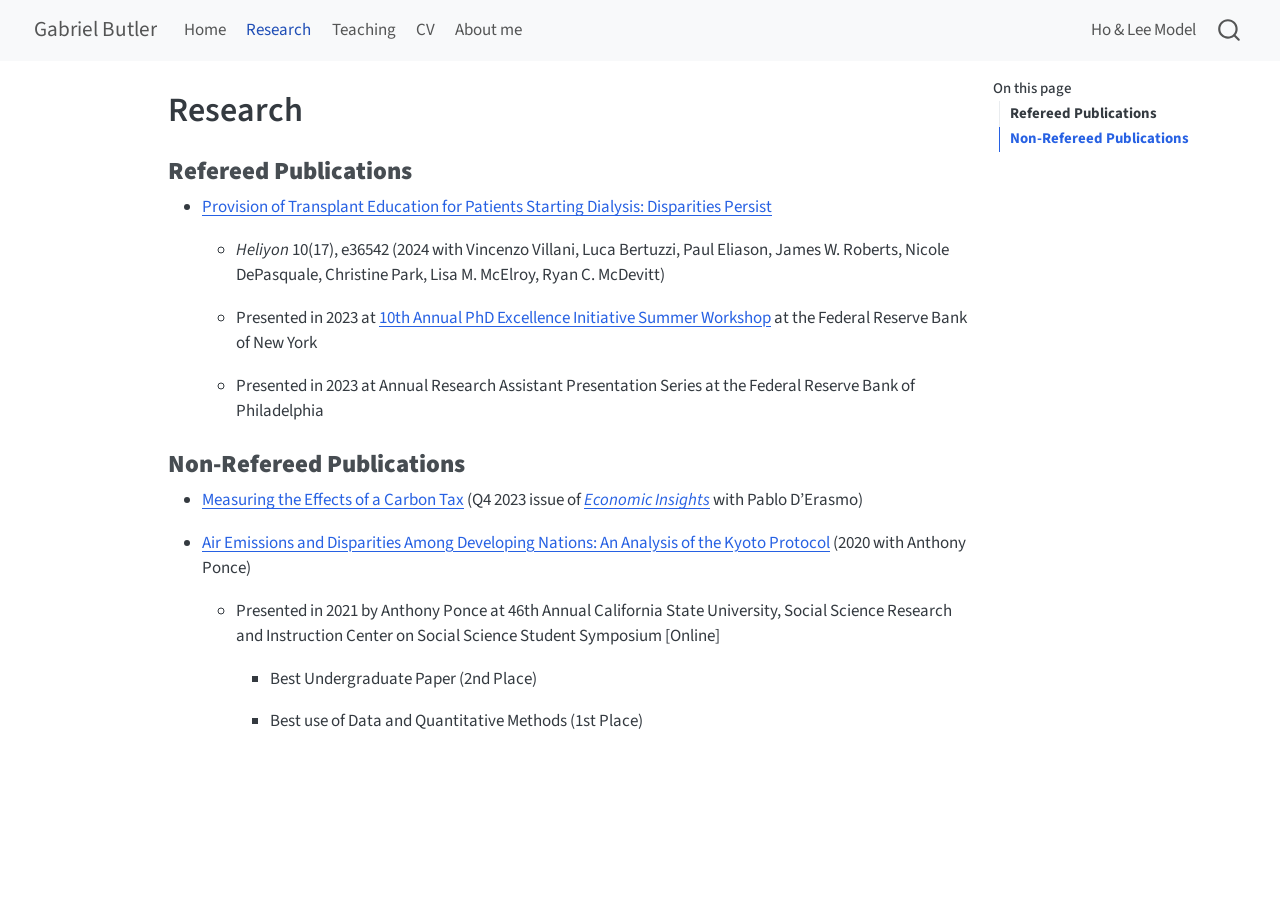
<file: research.html>
<!DOCTYPE html>
<html xmlns="http://www.w3.org/1999/xhtml" lang="en" xml:lang="en"><head>

<meta charset="utf-8">
<meta name="generator" content="quarto-1.8.25">

<meta name="viewport" content="width=device-width, initial-scale=1.0, user-scalable=yes">


<title>Research – Gabriel Butler</title>
<style>
code{white-space: pre-wrap;}
span.smallcaps{font-variant: small-caps;}
div.columns{display: flex; gap: min(4vw, 1.5em);}
div.column{flex: auto; overflow-x: auto;}
div.hanging-indent{margin-left: 1.5em; text-indent: -1.5em;}
ul.task-list{list-style: none;}
ul.task-list li input[type="checkbox"] {
  width: 0.8em;
  margin: 0 0.8em 0.2em -1em; /* quarto-specific, see https://github.com/quarto-dev/quarto-cli/issues/4556 */ 
  vertical-align: middle;
}
</style>


<script src="site_libs/quarto-nav/quarto-nav.js"></script>
<script src="site_libs/quarto-nav/headroom.min.js"></script>
<script src="site_libs/clipboard/clipboard.min.js"></script>
<script src="site_libs/quarto-search/autocomplete.umd.js"></script>
<script src="site_libs/quarto-search/fuse.min.js"></script>
<script src="site_libs/quarto-search/quarto-search.js"></script>
<meta name="quarto:offset" content="./">
<script src="site_libs/quarto-html/quarto.js" type="module"></script>
<script src="site_libs/quarto-html/tabsets/tabsets.js" type="module"></script>
<script src="site_libs/quarto-html/axe/axe-check.js" type="module"></script>
<script src="site_libs/quarto-html/popper.min.js"></script>
<script src="site_libs/quarto-html/tippy.umd.min.js"></script>
<script src="site_libs/quarto-html/anchor.min.js"></script>
<link href="site_libs/quarto-html/tippy.css" rel="stylesheet">
<link href="site_libs/quarto-html/quarto-syntax-highlighting-7b89279ff1a6dce999919e0e67d4d9ec.css" rel="stylesheet" id="quarto-text-highlighting-styles">
<script src="site_libs/bootstrap/bootstrap.min.js"></script>
<link href="site_libs/bootstrap/bootstrap-icons.css" rel="stylesheet">
<link href="site_libs/bootstrap/bootstrap-5b4ad623e5705c0698d39aec6f10cf02.min.css" rel="stylesheet" append-hash="true" id="quarto-bootstrap" data-mode="light">
<script id="quarto-search-options" type="application/json">{
  "location": "navbar",
  "copy-button": false,
  "collapse-after": 3,
  "panel-placement": "end",
  "type": "overlay",
  "limit": 50,
  "keyboard-shortcut": [
    "f",
    "/",
    "s"
  ],
  "show-item-context": false,
  "language": {
    "search-no-results-text": "No results",
    "search-matching-documents-text": "matching documents",
    "search-copy-link-title": "Copy link to search",
    "search-hide-matches-text": "Hide additional matches",
    "search-more-match-text": "more match in this document",
    "search-more-matches-text": "more matches in this document",
    "search-clear-button-title": "Clear",
    "search-text-placeholder": "",
    "search-detached-cancel-button-title": "Cancel",
    "search-submit-button-title": "Submit",
    "search-label": "Search"
  }
}</script>


<link rel="stylesheet" href="styles.css">
</head>

<body class="nav-fixed quarto-light">

<div id="quarto-search-results"></div>
  <header id="quarto-header" class="headroom fixed-top">
    <nav class="navbar navbar-expand-lg " data-bs-theme="dark">
      <div class="navbar-container container-fluid">
      <div class="navbar-brand-container mx-auto">
    <a href="./index.html" class="navbar-brand navbar-brand-logo">
    </a>
    <a class="navbar-brand" href="./index.html">
    <span class="navbar-title">Gabriel Butler</span>
    </a>
  </div>
            <div id="quarto-search" class="" title="Search"></div>
          <button class="navbar-toggler" type="button" data-bs-toggle="collapse" data-bs-target="#navbarCollapse" aria-controls="navbarCollapse" role="menu" aria-expanded="false" aria-label="Toggle navigation" onclick="if (window.quartoToggleHeadroom) { window.quartoToggleHeadroom(); }">
  <span class="navbar-toggler-icon"></span>
</button>
          <div class="collapse navbar-collapse" id="navbarCollapse">
            <ul class="navbar-nav navbar-nav-scroll me-auto">
  <li class="nav-item">
    <a class="nav-link" href="./index.html"> 
<span class="menu-text">Home</span></a>
  </li>  
  <li class="nav-item">
    <a class="nav-link active" href="./research.html" aria-current="page"> 
<span class="menu-text">Research</span></a>
  </li>  
  <li class="nav-item">
    <a class="nav-link" href="./teaching.html"> 
<span class="menu-text">Teaching</span></a>
  </li>  
  <li class="nav-item">
    <a class="nav-link" href="./cv.html"> 
<span class="menu-text">CV</span></a>
  </li>  
  <li class="nav-item">
    <a class="nav-link" href="./about.html"> 
<span class="menu-text">About me</span></a>
  </li>  
</ul>
            <ul class="navbar-nav navbar-nav-scroll ms-auto">
  <li class="nav-item">
    <a class="nav-link" href="./ho_lee_structural.html"> 
<span class="menu-text">Ho &amp; Lee Model</span></a>
  </li>  
</ul>
          </div> <!-- /navcollapse -->
            <div class="quarto-navbar-tools">
</div>
      </div> <!-- /container-fluid -->
    </nav>
</header>
<!-- content -->
<div id="quarto-content" class="quarto-container page-columns page-rows-contents page-layout-article page-navbar">
<!-- sidebar -->
<!-- margin-sidebar -->
    <div id="quarto-margin-sidebar" class="sidebar margin-sidebar">
        <nav id="TOC" role="doc-toc" class="toc-active">
    <h2 id="toc-title">On this page</h2>
   
  <ul>
  <li><a href="#refereed-publications" id="toc-refereed-publications" class="nav-link active" data-scroll-target="#refereed-publications"><strong>Refereed Publications</strong></a></li>
  <li><a href="#non-refereed-publications" id="toc-non-refereed-publications" class="nav-link" data-scroll-target="#non-refereed-publications"><strong>Non-Refereed Publications</strong></a></li>
  </ul>
</nav>
    </div>
<!-- main -->
<main class="content" id="quarto-document-content">

<header id="title-block-header" class="quarto-title-block default">
<div class="quarto-title">
<h1 class="title">Research</h1>
</div>



<div class="quarto-title-meta">

    
  
    
  </div>
  


</header>


<section id="refereed-publications" class="level3">
<h3 class="anchored" data-anchor-id="refereed-publications"><strong>Refereed Publications</strong></h3>
<ul>
<li><p><a href="transplant-education.html">Provision of Transplant Education for Patients Starting Dialysis: Disparities Persist</a></p>
<ul>
<li><p><em>Heliyon</em> 10(17), e36542 (2024 with Vincenzo Villani, Luca Bertuzzi, Paul Eliason, James W. Roberts, Nicole DePasquale, Christine Park, Lisa M. McElroy, Ryan C. McDevitt)</p></li>
<li><p>Presented in 2023 at <a href="https://www.phdexcellence.org/summer-research-workshop-2023">10th Annual PhD Excellence Initiative Summer Workshop</a> at the Federal Reserve Bank of New York</p></li>
<li><p>Presented in 2023 at Annual Research Assistant Presentation Series at the Federal Reserve Bank of Philadelphia</p></li>
</ul></li>
</ul>
</section>
<section id="non-refereed-publications" class="level3">
<h3 class="anchored" data-anchor-id="non-refereed-publications"><strong>Non-Refereed Publications</strong></h3>
<ul>
<li><p><a href="https://www.philadelphiafed.org/the-economy/measuring-the-effects-of-a-carbon-tax">Measuring the Effects of a Carbon Tax</a> (Q4 2023 issue of <a href="https://www.philadelphiafed.org/search-results/all-work?searchtype=economic-insights"><em>Economic Insights</em></a> with Pablo D’Erasmo)</p></li>
<li><p><a href="https://github.com/ghbutler/papers/blob/master/Butler_Ponce_Final_Draft.pdf">Air Emissions and Disparities Among Developing Nations: An Analysis of the Kyoto Protocol</a> (2020 with Anthony Ponce)</p>
<ul>
<li><p>Presented in 2021 by Anthony Ponce at 46th Annual California State University, Social Science Research and Instruction Center on Social Science Student Symposium [Online]</p>
<ul>
<li><p>Best Undergraduate Paper (2nd Place)</p></li>
<li><p>Best use of Data and Quantitative Methods (1st Place)</p></li>
</ul></li>
</ul></li>
</ul>


</section>

</main> <!-- /main -->
<script id="quarto-html-after-body" type="application/javascript">
  window.document.addEventListener("DOMContentLoaded", function (event) {
    const icon = "";
    const anchorJS = new window.AnchorJS();
    anchorJS.options = {
      placement: 'right',
      icon: icon
    };
    anchorJS.add('.anchored');
    const isCodeAnnotation = (el) => {
      for (const clz of el.classList) {
        if (clz.startsWith('code-annotation-')) {                     
          return true;
        }
      }
      return false;
    }
    const onCopySuccess = function(e) {
      // button target
      const button = e.trigger;
      // don't keep focus
      button.blur();
      // flash "checked"
      button.classList.add('code-copy-button-checked');
      var currentTitle = button.getAttribute("title");
      button.setAttribute("title", "Copied!");
      let tooltip;
      if (window.bootstrap) {
        button.setAttribute("data-bs-toggle", "tooltip");
        button.setAttribute("data-bs-placement", "left");
        button.setAttribute("data-bs-title", "Copied!");
        tooltip = new bootstrap.Tooltip(button, 
          { trigger: "manual", 
            customClass: "code-copy-button-tooltip",
            offset: [0, -8]});
        tooltip.show();    
      }
      setTimeout(function() {
        if (tooltip) {
          tooltip.hide();
          button.removeAttribute("data-bs-title");
          button.removeAttribute("data-bs-toggle");
          button.removeAttribute("data-bs-placement");
        }
        button.setAttribute("title", currentTitle);
        button.classList.remove('code-copy-button-checked');
      }, 1000);
      // clear code selection
      e.clearSelection();
    }
    const getTextToCopy = function(trigger) {
      const outerScaffold = trigger.parentElement.cloneNode(true);
      const codeEl = outerScaffold.querySelector('code');
      for (const childEl of codeEl.children) {
        if (isCodeAnnotation(childEl)) {
          childEl.remove();
        }
      }
      return codeEl.innerText;
    }
    const clipboard = new window.ClipboardJS('.code-copy-button:not([data-in-quarto-modal])', {
      text: getTextToCopy
    });
    clipboard.on('success', onCopySuccess);
    if (window.document.getElementById('quarto-embedded-source-code-modal')) {
      const clipboardModal = new window.ClipboardJS('.code-copy-button[data-in-quarto-modal]', {
        text: getTextToCopy,
        container: window.document.getElementById('quarto-embedded-source-code-modal')
      });
      clipboardModal.on('success', onCopySuccess);
    }
      var localhostRegex = new RegExp(/^(?:http|https):\/\/localhost\:?[0-9]*\//);
      var mailtoRegex = new RegExp(/^mailto:/);
        var filterRegex = new RegExp("https:\/\/ghbutler\.github\.io\/website\/");
      var isInternal = (href) => {
          return filterRegex.test(href) || localhostRegex.test(href) || mailtoRegex.test(href);
      }
      // Inspect non-navigation links and adorn them if external
     var links = window.document.querySelectorAll('a[href]:not(.nav-link):not(.navbar-brand):not(.toc-action):not(.sidebar-link):not(.sidebar-item-toggle):not(.pagination-link):not(.no-external):not([aria-hidden]):not(.dropdown-item):not(.quarto-navigation-tool):not(.about-link)');
      for (var i=0; i<links.length; i++) {
        const link = links[i];
        if (!isInternal(link.href)) {
          // undo the damage that might have been done by quarto-nav.js in the case of
          // links that we want to consider external
          if (link.dataset.originalHref !== undefined) {
            link.href = link.dataset.originalHref;
          }
        }
      }
    function tippyHover(el, contentFn, onTriggerFn, onUntriggerFn) {
      const config = {
        allowHTML: true,
        maxWidth: 500,
        delay: 100,
        arrow: false,
        appendTo: function(el) {
            return el.parentElement;
        },
        interactive: true,
        interactiveBorder: 10,
        theme: 'quarto',
        placement: 'bottom-start',
      };
      if (contentFn) {
        config.content = contentFn;
      }
      if (onTriggerFn) {
        config.onTrigger = onTriggerFn;
      }
      if (onUntriggerFn) {
        config.onUntrigger = onUntriggerFn;
      }
      window.tippy(el, config); 
    }
    const noterefs = window.document.querySelectorAll('a[role="doc-noteref"]');
    for (var i=0; i<noterefs.length; i++) {
      const ref = noterefs[i];
      tippyHover(ref, function() {
        // use id or data attribute instead here
        let href = ref.getAttribute('data-footnote-href') || ref.getAttribute('href');
        try { href = new URL(href).hash; } catch {}
        const id = href.replace(/^#\/?/, "");
        const note = window.document.getElementById(id);
        if (note) {
          return note.innerHTML;
        } else {
          return "";
        }
      });
    }
    const xrefs = window.document.querySelectorAll('a.quarto-xref');
    const processXRef = (id, note) => {
      // Strip column container classes
      const stripColumnClz = (el) => {
        el.classList.remove("page-full", "page-columns");
        if (el.children) {
          for (const child of el.children) {
            stripColumnClz(child);
          }
        }
      }
      stripColumnClz(note)
      if (id === null || id.startsWith('sec-')) {
        // Special case sections, only their first couple elements
        const container = document.createElement("div");
        if (note.children && note.children.length > 2) {
          container.appendChild(note.children[0].cloneNode(true));
          for (let i = 1; i < note.children.length; i++) {
            const child = note.children[i];
            if (child.tagName === "P" && child.innerText === "") {
              continue;
            } else {
              container.appendChild(child.cloneNode(true));
              break;
            }
          }
          if (window.Quarto?.typesetMath) {
            window.Quarto.typesetMath(container);
          }
          return container.innerHTML
        } else {
          if (window.Quarto?.typesetMath) {
            window.Quarto.typesetMath(note);
          }
          return note.innerHTML;
        }
      } else {
        // Remove any anchor links if they are present
        const anchorLink = note.querySelector('a.anchorjs-link');
        if (anchorLink) {
          anchorLink.remove();
        }
        if (window.Quarto?.typesetMath) {
          window.Quarto.typesetMath(note);
        }
        if (note.classList.contains("callout")) {
          return note.outerHTML;
        } else {
          return note.innerHTML;
        }
      }
    }
    for (var i=0; i<xrefs.length; i++) {
      const xref = xrefs[i];
      tippyHover(xref, undefined, function(instance) {
        instance.disable();
        let url = xref.getAttribute('href');
        let hash = undefined; 
        if (url.startsWith('#')) {
          hash = url;
        } else {
          try { hash = new URL(url).hash; } catch {}
        }
        if (hash) {
          const id = hash.replace(/^#\/?/, "");
          const note = window.document.getElementById(id);
          if (note !== null) {
            try {
              const html = processXRef(id, note.cloneNode(true));
              instance.setContent(html);
            } finally {
              instance.enable();
              instance.show();
            }
          } else {
            // See if we can fetch this
            fetch(url.split('#')[0])
            .then(res => res.text())
            .then(html => {
              const parser = new DOMParser();
              const htmlDoc = parser.parseFromString(html, "text/html");
              const note = htmlDoc.getElementById(id);
              if (note !== null) {
                const html = processXRef(id, note);
                instance.setContent(html);
              } 
            }).finally(() => {
              instance.enable();
              instance.show();
            });
          }
        } else {
          // See if we can fetch a full url (with no hash to target)
          // This is a special case and we should probably do some content thinning / targeting
          fetch(url)
          .then(res => res.text())
          .then(html => {
            const parser = new DOMParser();
            const htmlDoc = parser.parseFromString(html, "text/html");
            const note = htmlDoc.querySelector('main.content');
            if (note !== null) {
              // This should only happen for chapter cross references
              // (since there is no id in the URL)
              // remove the first header
              if (note.children.length > 0 && note.children[0].tagName === "HEADER") {
                note.children[0].remove();
              }
              const html = processXRef(null, note);
              instance.setContent(html);
            } 
          }).finally(() => {
            instance.enable();
            instance.show();
          });
        }
      }, function(instance) {
      });
    }
        let selectedAnnoteEl;
        const selectorForAnnotation = ( cell, annotation) => {
          let cellAttr = 'data-code-cell="' + cell + '"';
          let lineAttr = 'data-code-annotation="' +  annotation + '"';
          const selector = 'span[' + cellAttr + '][' + lineAttr + ']';
          return selector;
        }
        const selectCodeLines = (annoteEl) => {
          const doc = window.document;
          const targetCell = annoteEl.getAttribute("data-target-cell");
          const targetAnnotation = annoteEl.getAttribute("data-target-annotation");
          const annoteSpan = window.document.querySelector(selectorForAnnotation(targetCell, targetAnnotation));
          const lines = annoteSpan.getAttribute("data-code-lines").split(",");
          const lineIds = lines.map((line) => {
            return targetCell + "-" + line;
          })
          let top = null;
          let height = null;
          let parent = null;
          if (lineIds.length > 0) {
              //compute the position of the single el (top and bottom and make a div)
              const el = window.document.getElementById(lineIds[0]);
              top = el.offsetTop;
              height = el.offsetHeight;
              parent = el.parentElement.parentElement;
            if (lineIds.length > 1) {
              const lastEl = window.document.getElementById(lineIds[lineIds.length - 1]);
              const bottom = lastEl.offsetTop + lastEl.offsetHeight;
              height = bottom - top;
            }
            if (top !== null && height !== null && parent !== null) {
              // cook up a div (if necessary) and position it 
              let div = window.document.getElementById("code-annotation-line-highlight");
              if (div === null) {
                div = window.document.createElement("div");
                div.setAttribute("id", "code-annotation-line-highlight");
                div.style.position = 'absolute';
                parent.appendChild(div);
              }
              div.style.top = top - 2 + "px";
              div.style.height = height + 4 + "px";
              div.style.left = 0;
              let gutterDiv = window.document.getElementById("code-annotation-line-highlight-gutter");
              if (gutterDiv === null) {
                gutterDiv = window.document.createElement("div");
                gutterDiv.setAttribute("id", "code-annotation-line-highlight-gutter");
                gutterDiv.style.position = 'absolute';
                const codeCell = window.document.getElementById(targetCell);
                const gutter = codeCell.querySelector('.code-annotation-gutter');
                gutter.appendChild(gutterDiv);
              }
              gutterDiv.style.top = top - 2 + "px";
              gutterDiv.style.height = height + 4 + "px";
            }
            selectedAnnoteEl = annoteEl;
          }
        };
        const unselectCodeLines = () => {
          const elementsIds = ["code-annotation-line-highlight", "code-annotation-line-highlight-gutter"];
          elementsIds.forEach((elId) => {
            const div = window.document.getElementById(elId);
            if (div) {
              div.remove();
            }
          });
          selectedAnnoteEl = undefined;
        };
          // Handle positioning of the toggle
      window.addEventListener(
        "resize",
        throttle(() => {
          elRect = undefined;
          if (selectedAnnoteEl) {
            selectCodeLines(selectedAnnoteEl);
          }
        }, 10)
      );
      function throttle(fn, ms) {
      let throttle = false;
      let timer;
        return (...args) => {
          if(!throttle) { // first call gets through
              fn.apply(this, args);
              throttle = true;
          } else { // all the others get throttled
              if(timer) clearTimeout(timer); // cancel #2
              timer = setTimeout(() => {
                fn.apply(this, args);
                timer = throttle = false;
              }, ms);
          }
        };
      }
        // Attach click handler to the DT
        const annoteDls = window.document.querySelectorAll('dt[data-target-cell]');
        for (const annoteDlNode of annoteDls) {
          annoteDlNode.addEventListener('click', (event) => {
            const clickedEl = event.target;
            if (clickedEl !== selectedAnnoteEl) {
              unselectCodeLines();
              const activeEl = window.document.querySelector('dt[data-target-cell].code-annotation-active');
              if (activeEl) {
                activeEl.classList.remove('code-annotation-active');
              }
              selectCodeLines(clickedEl);
              clickedEl.classList.add('code-annotation-active');
            } else {
              // Unselect the line
              unselectCodeLines();
              clickedEl.classList.remove('code-annotation-active');
            }
          });
        }
    const findCites = (el) => {
      const parentEl = el.parentElement;
      if (parentEl) {
        const cites = parentEl.dataset.cites;
        if (cites) {
          return {
            el,
            cites: cites.split(' ')
          };
        } else {
          return findCites(el.parentElement)
        }
      } else {
        return undefined;
      }
    };
    var bibliorefs = window.document.querySelectorAll('a[role="doc-biblioref"]');
    for (var i=0; i<bibliorefs.length; i++) {
      const ref = bibliorefs[i];
      const citeInfo = findCites(ref);
      if (citeInfo) {
        tippyHover(citeInfo.el, function() {
          var popup = window.document.createElement('div');
          citeInfo.cites.forEach(function(cite) {
            var citeDiv = window.document.createElement('div');
            citeDiv.classList.add('hanging-indent');
            citeDiv.classList.add('csl-entry');
            var biblioDiv = window.document.getElementById('ref-' + cite);
            if (biblioDiv) {
              citeDiv.innerHTML = biblioDiv.innerHTML;
            }
            popup.appendChild(citeDiv);
          });
          return popup.innerHTML;
        });
      }
    }
  });
  </script>
</div> <!-- /content -->




</body></html>
</file>
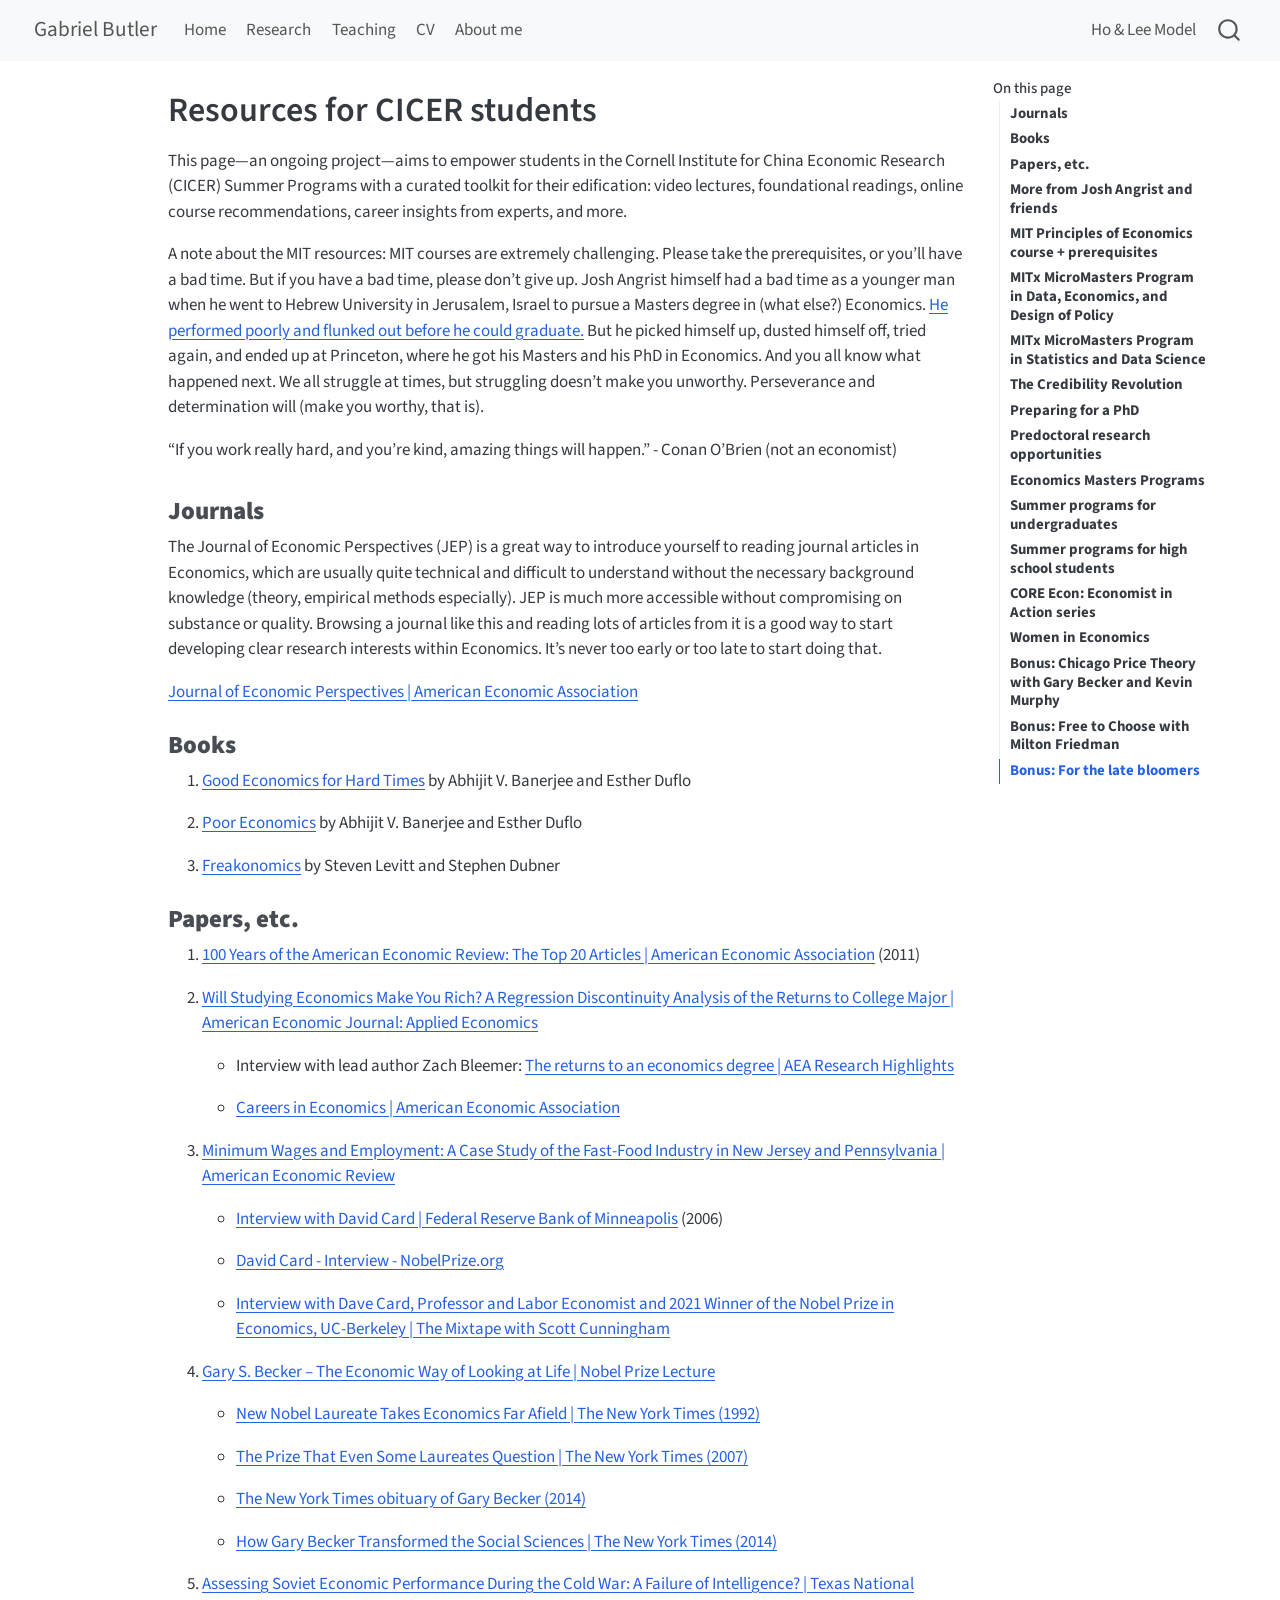
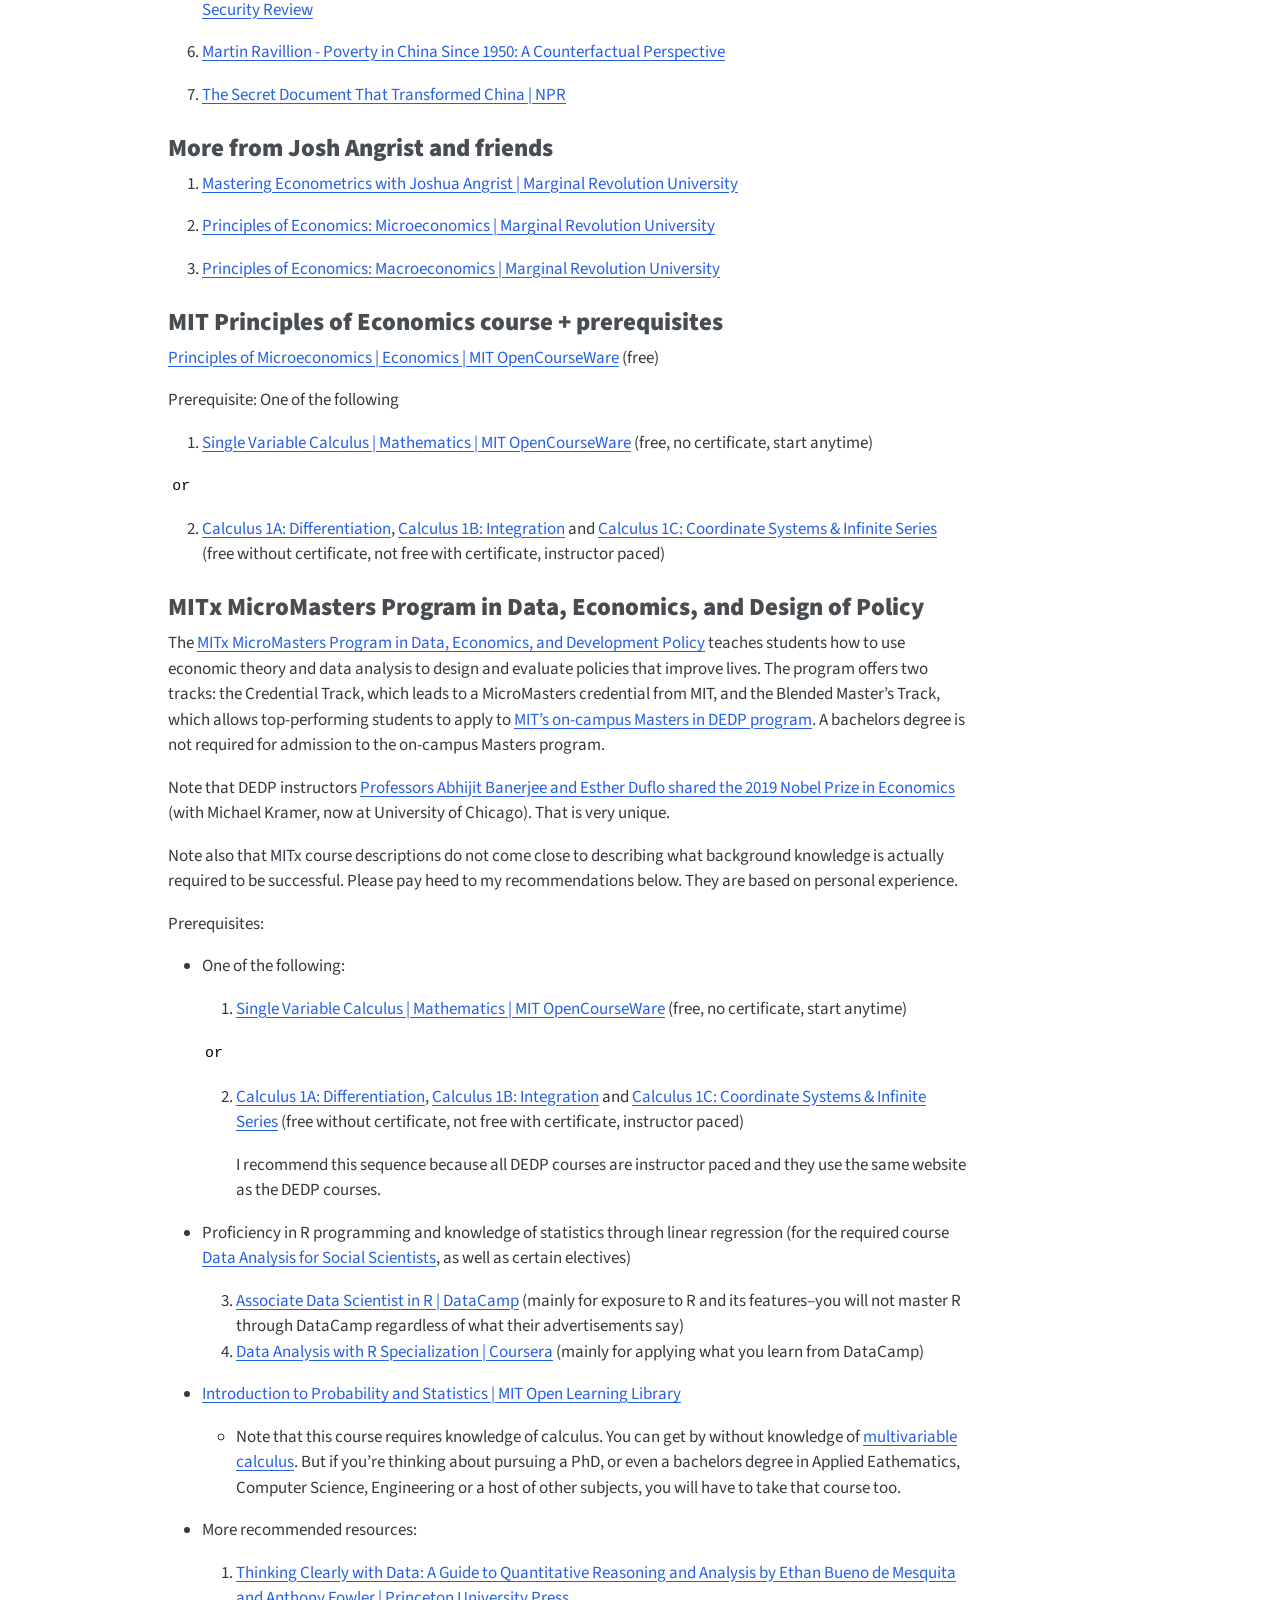
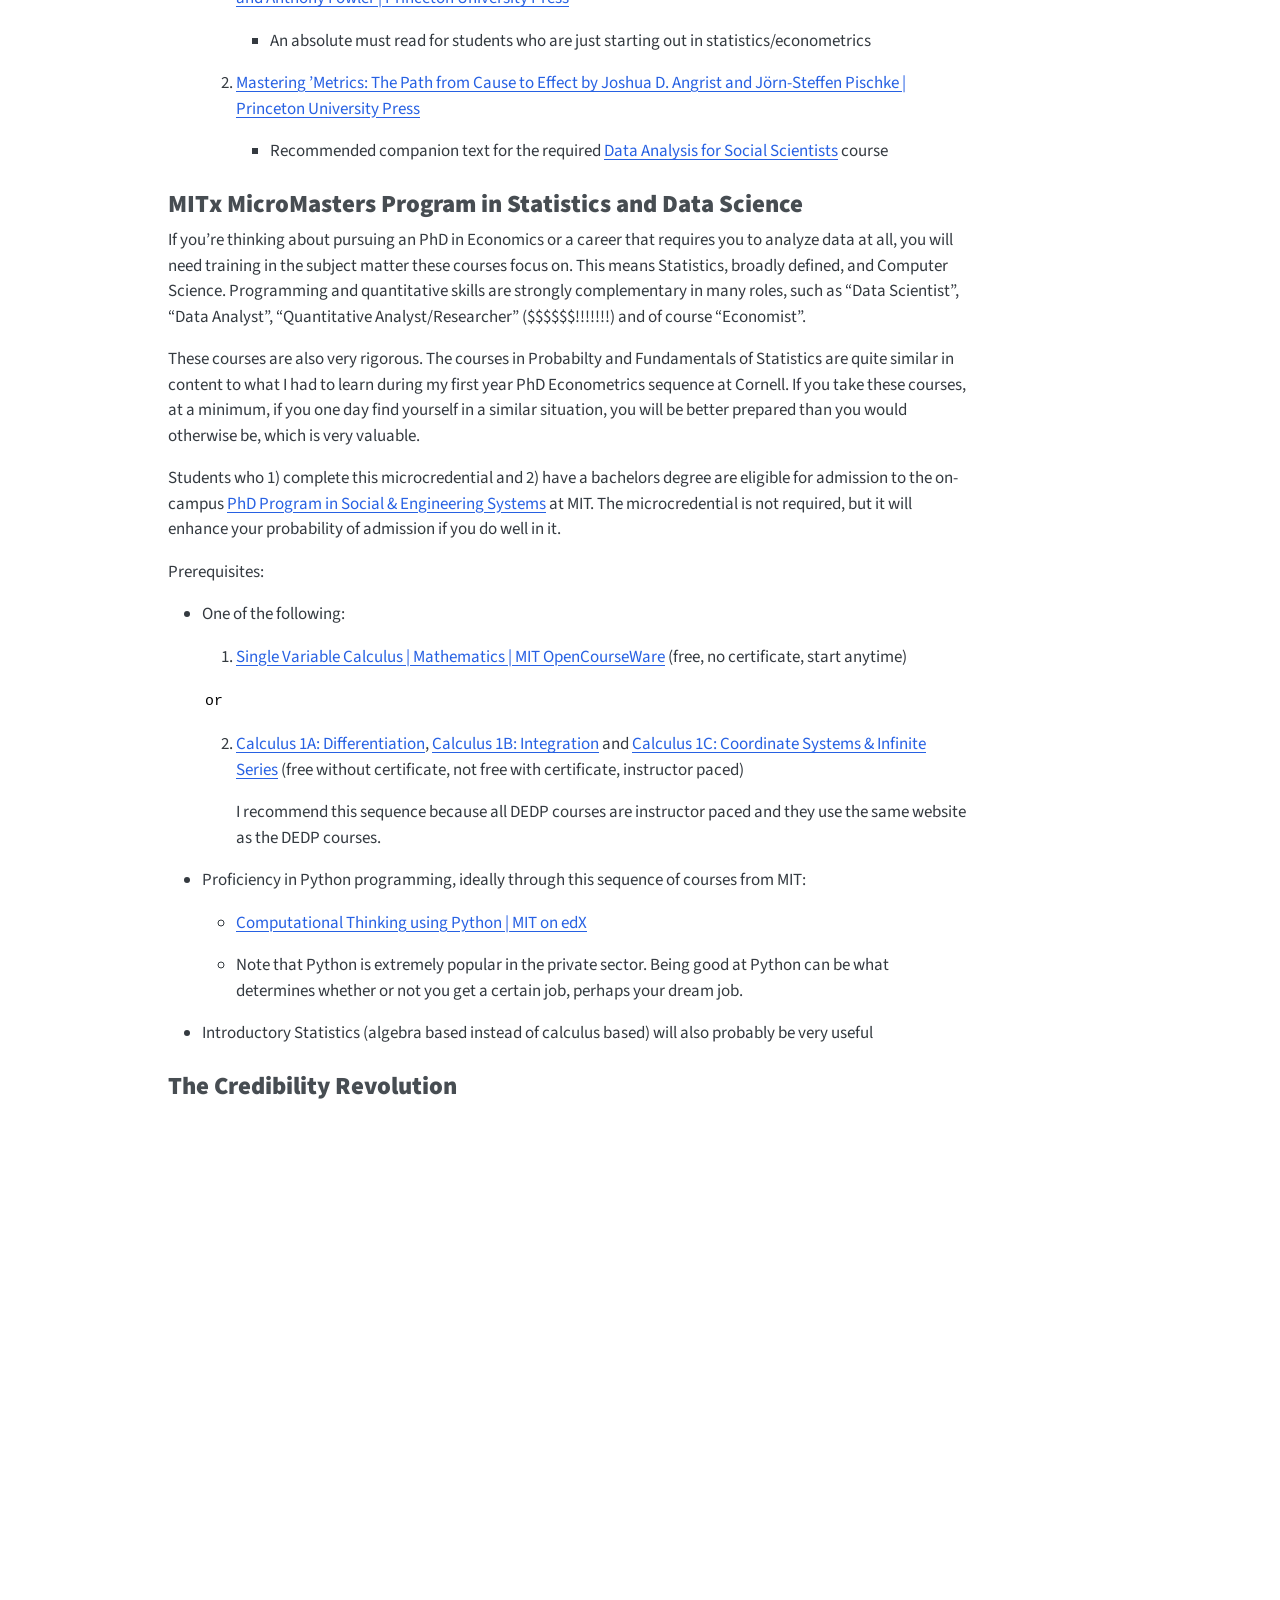
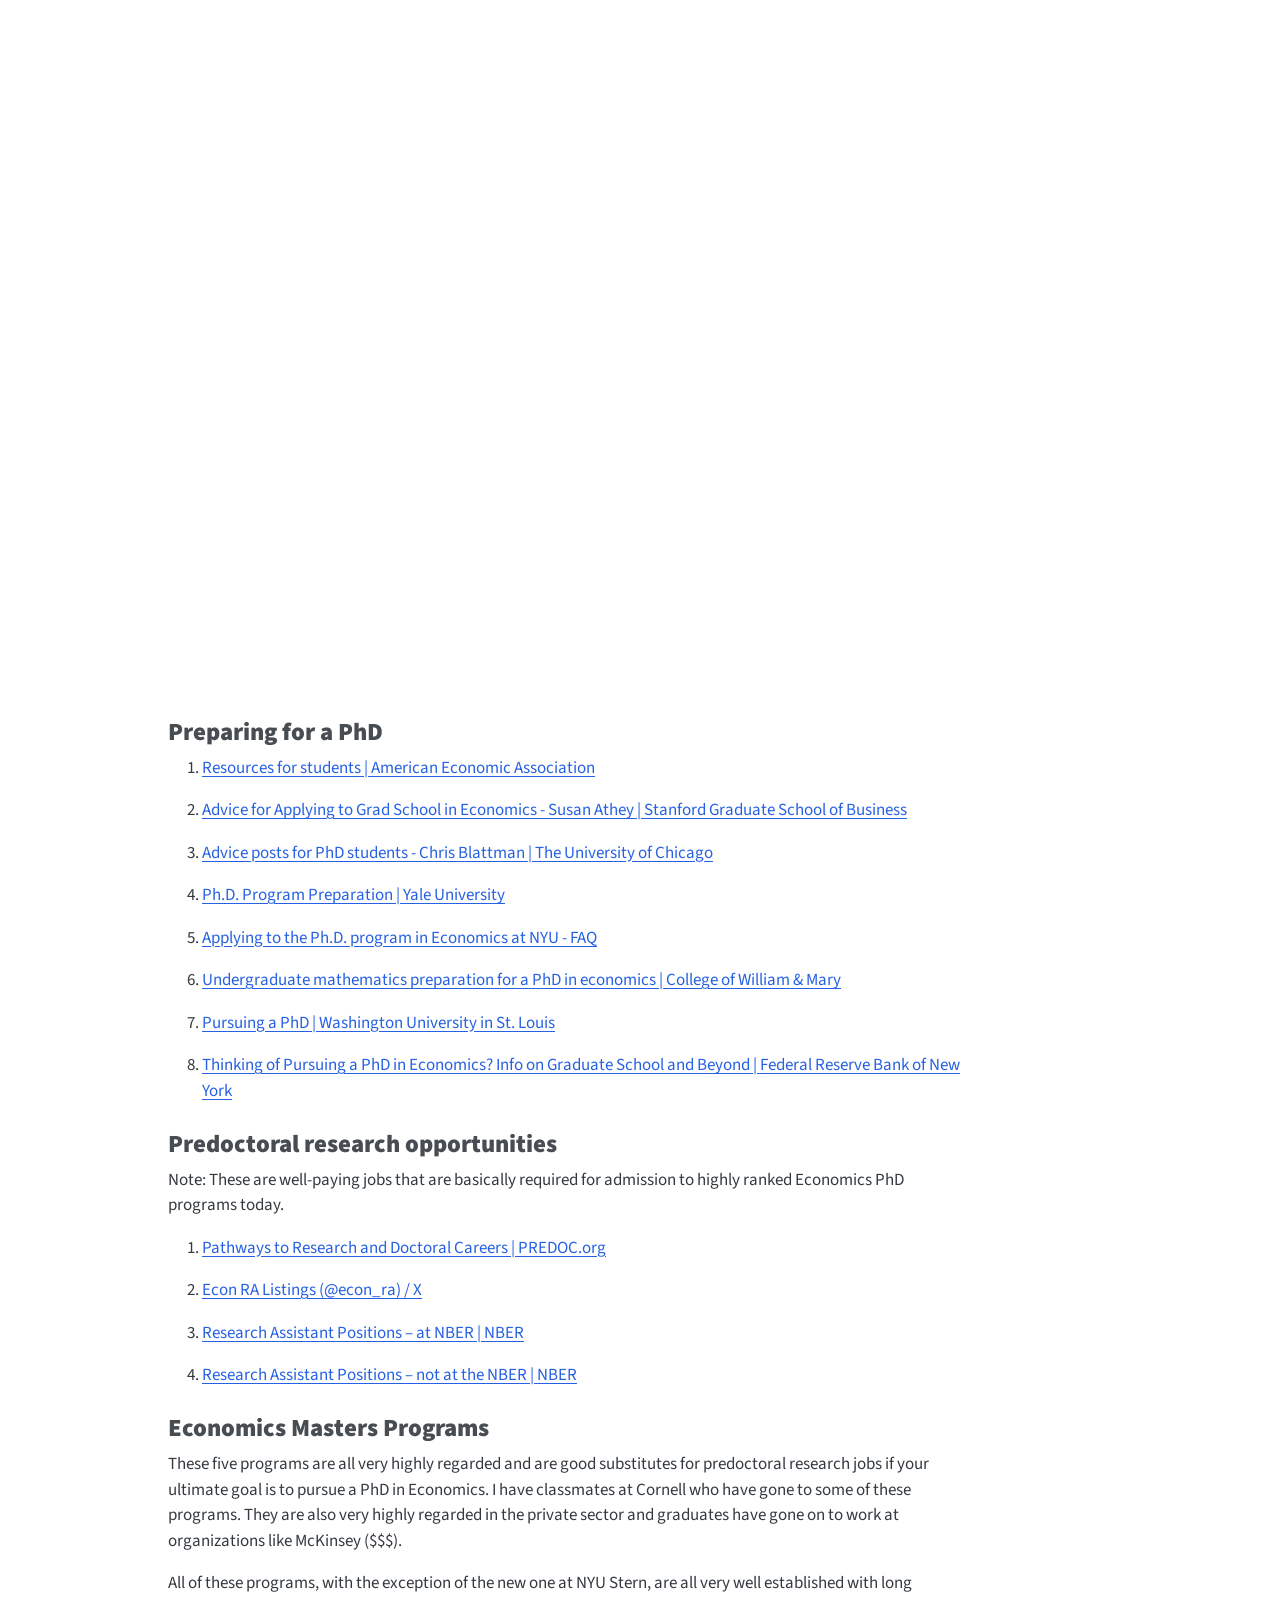
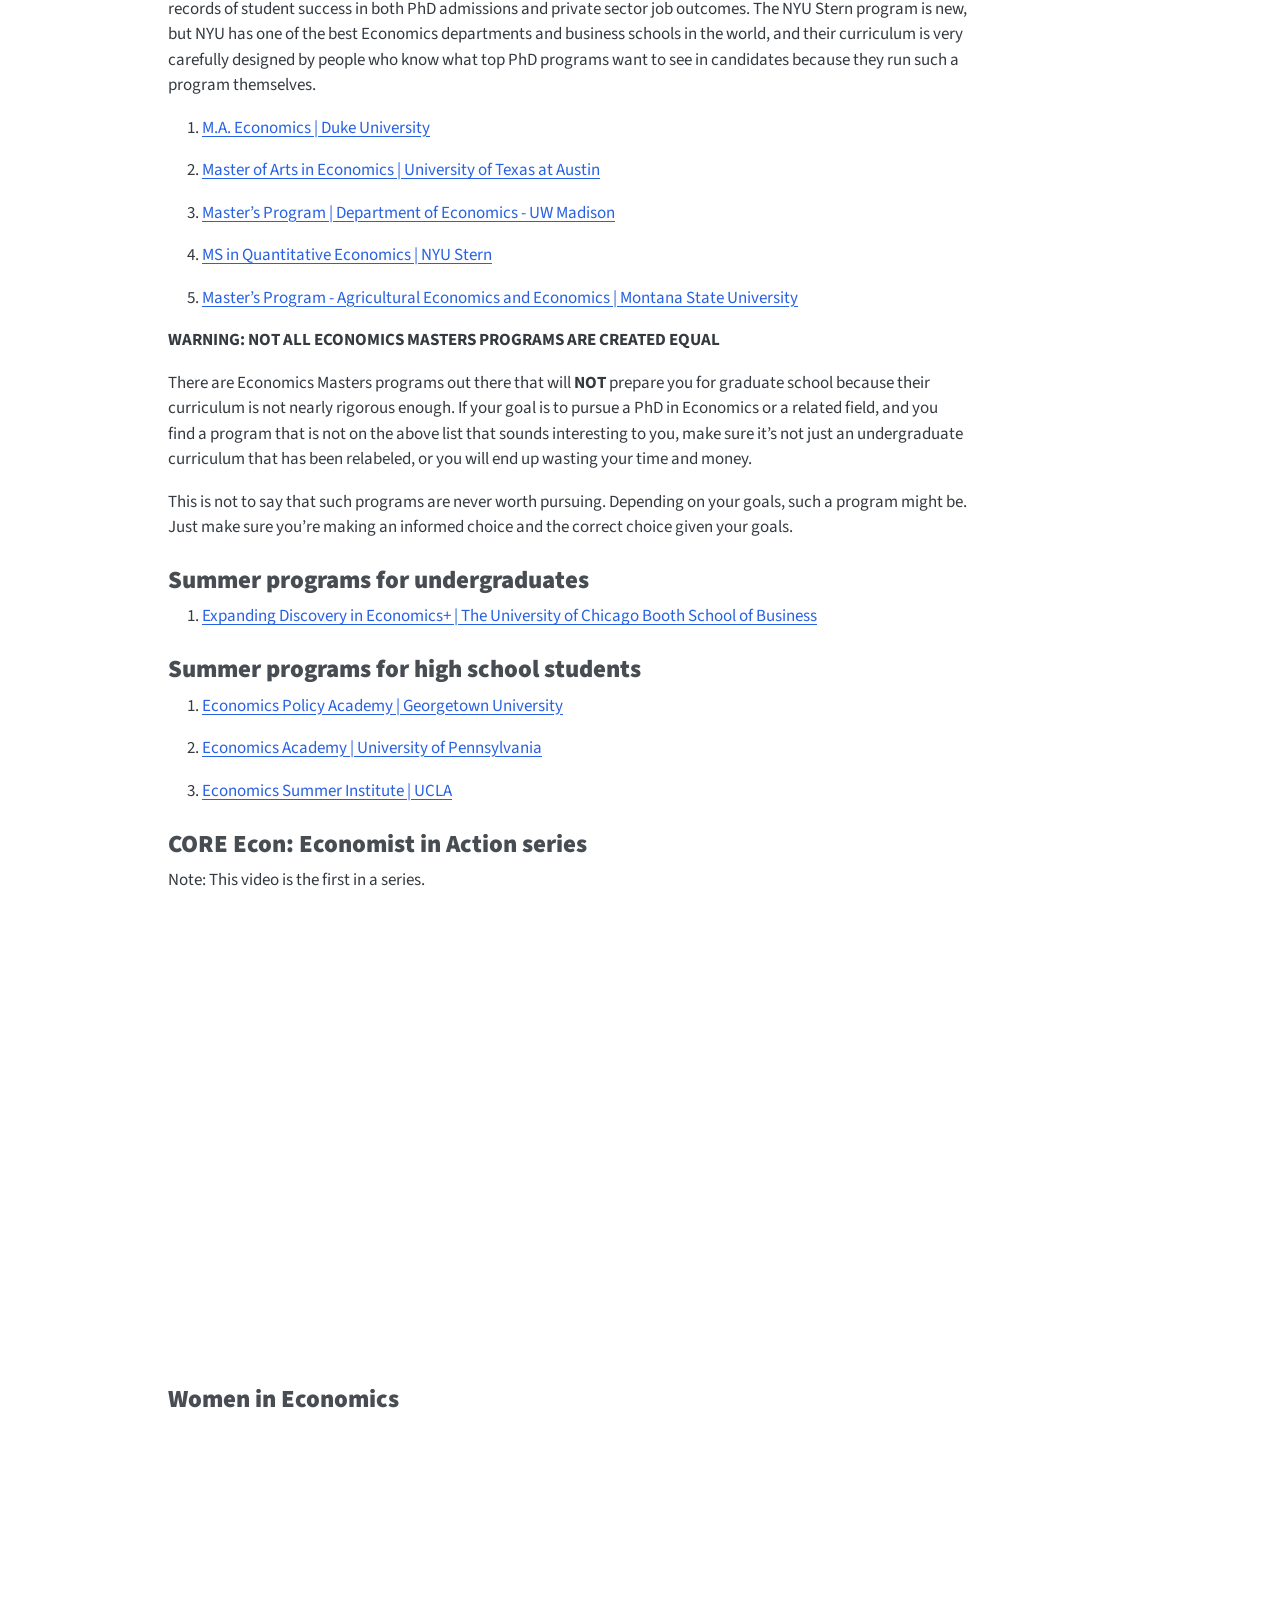
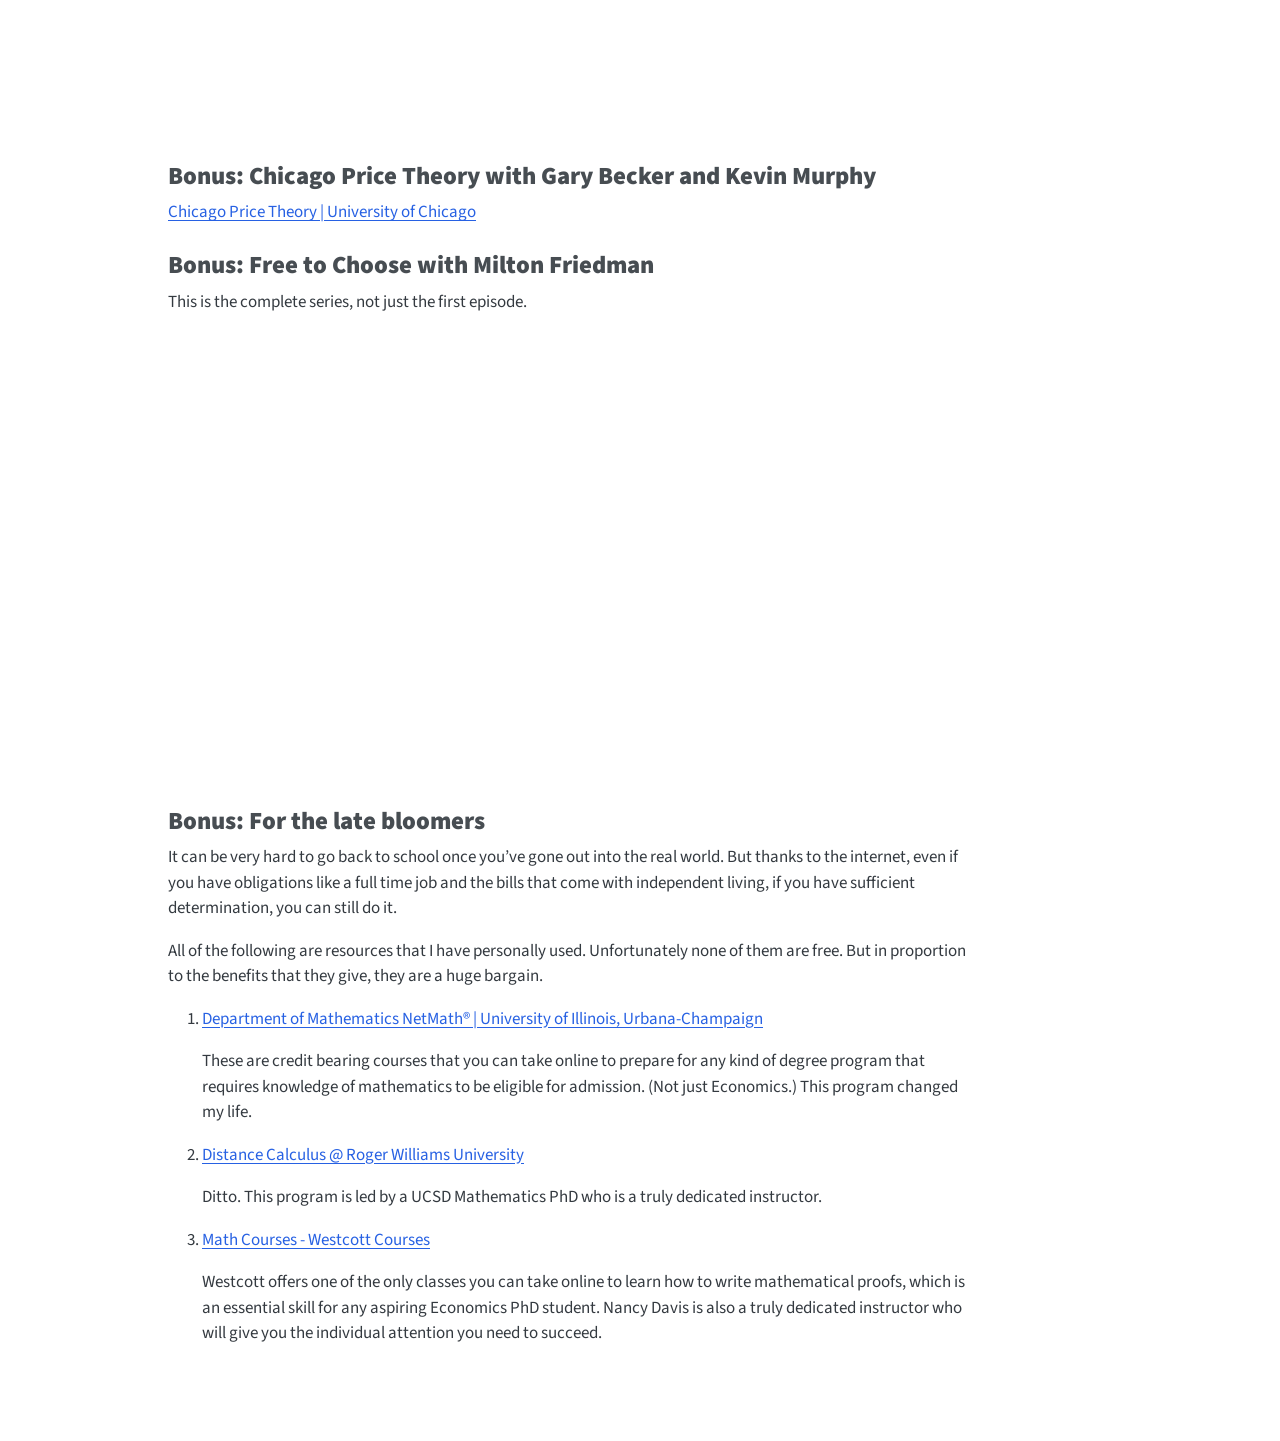
<file: resources_cicer.html>
<!DOCTYPE html>
<html xmlns="http://www.w3.org/1999/xhtml" lang="en" xml:lang="en"><head>

<meta charset="utf-8">
<meta name="generator" content="quarto-1.8.25">

<meta name="viewport" content="width=device-width, initial-scale=1.0, user-scalable=yes">


<title>Resources for CICER students – Gabriel Butler</title>
<style>
code{white-space: pre-wrap;}
span.smallcaps{font-variant: small-caps;}
div.columns{display: flex; gap: min(4vw, 1.5em);}
div.column{flex: auto; overflow-x: auto;}
div.hanging-indent{margin-left: 1.5em; text-indent: -1.5em;}
ul.task-list{list-style: none;}
ul.task-list li input[type="checkbox"] {
  width: 0.8em;
  margin: 0 0.8em 0.2em -1em; /* quarto-specific, see https://github.com/quarto-dev/quarto-cli/issues/4556 */ 
  vertical-align: middle;
}
</style>


<script src="site_libs/quarto-nav/quarto-nav.js"></script>
<script src="site_libs/quarto-nav/headroom.min.js"></script>
<script src="site_libs/clipboard/clipboard.min.js"></script>
<script src="site_libs/quarto-search/autocomplete.umd.js"></script>
<script src="site_libs/quarto-search/fuse.min.js"></script>
<script src="site_libs/quarto-search/quarto-search.js"></script>
<meta name="quarto:offset" content="./">
<script src="site_libs/quarto-html/quarto.js" type="module"></script>
<script src="site_libs/quarto-html/tabsets/tabsets.js" type="module"></script>
<script src="site_libs/quarto-html/axe/axe-check.js" type="module"></script>
<script src="site_libs/quarto-html/popper.min.js"></script>
<script src="site_libs/quarto-html/tippy.umd.min.js"></script>
<script src="site_libs/quarto-html/anchor.min.js"></script>
<link href="site_libs/quarto-html/tippy.css" rel="stylesheet">
<link href="site_libs/quarto-html/quarto-syntax-highlighting-7b89279ff1a6dce999919e0e67d4d9ec.css" rel="stylesheet" id="quarto-text-highlighting-styles">
<script src="site_libs/bootstrap/bootstrap.min.js"></script>
<link href="site_libs/bootstrap/bootstrap-icons.css" rel="stylesheet">
<link href="site_libs/bootstrap/bootstrap-5b4ad623e5705c0698d39aec6f10cf02.min.css" rel="stylesheet" append-hash="true" id="quarto-bootstrap" data-mode="light">
<script id="quarto-search-options" type="application/json">{
  "location": "navbar",
  "copy-button": false,
  "collapse-after": 3,
  "panel-placement": "end",
  "type": "overlay",
  "limit": 50,
  "keyboard-shortcut": [
    "f",
    "/",
    "s"
  ],
  "show-item-context": false,
  "language": {
    "search-no-results-text": "No results",
    "search-matching-documents-text": "matching documents",
    "search-copy-link-title": "Copy link to search",
    "search-hide-matches-text": "Hide additional matches",
    "search-more-match-text": "more match in this document",
    "search-more-matches-text": "more matches in this document",
    "search-clear-button-title": "Clear",
    "search-text-placeholder": "",
    "search-detached-cancel-button-title": "Cancel",
    "search-submit-button-title": "Submit",
    "search-label": "Search"
  }
}</script>


<link rel="stylesheet" href="styles.css">
</head>

<body class="nav-fixed quarto-light">

<div id="quarto-search-results"></div>
  <header id="quarto-header" class="headroom fixed-top">
    <nav class="navbar navbar-expand-lg " data-bs-theme="dark">
      <div class="navbar-container container-fluid">
      <div class="navbar-brand-container mx-auto">
    <a href="./index.html" class="navbar-brand navbar-brand-logo">
    </a>
    <a class="navbar-brand" href="./index.html">
    <span class="navbar-title">Gabriel Butler</span>
    </a>
  </div>
            <div id="quarto-search" class="" title="Search"></div>
          <button class="navbar-toggler" type="button" data-bs-toggle="collapse" data-bs-target="#navbarCollapse" aria-controls="navbarCollapse" role="menu" aria-expanded="false" aria-label="Toggle navigation" onclick="if (window.quartoToggleHeadroom) { window.quartoToggleHeadroom(); }">
  <span class="navbar-toggler-icon"></span>
</button>
          <div class="collapse navbar-collapse" id="navbarCollapse">
            <ul class="navbar-nav navbar-nav-scroll me-auto">
  <li class="nav-item">
    <a class="nav-link" href="./index.html"> 
<span class="menu-text">Home</span></a>
  </li>  
  <li class="nav-item">
    <a class="nav-link" href="./research.html"> 
<span class="menu-text">Research</span></a>
  </li>  
  <li class="nav-item">
    <a class="nav-link" href="./teaching.html"> 
<span class="menu-text">Teaching</span></a>
  </li>  
  <li class="nav-item">
    <a class="nav-link" href="./cv.html"> 
<span class="menu-text">CV</span></a>
  </li>  
  <li class="nav-item">
    <a class="nav-link" href="./about.html"> 
<span class="menu-text">About me</span></a>
  </li>  
</ul>
            <ul class="navbar-nav navbar-nav-scroll ms-auto">
  <li class="nav-item">
    <a class="nav-link" href="./ho_lee_structural.html"> 
<span class="menu-text">Ho &amp; Lee Model</span></a>
  </li>  
</ul>
          </div> <!-- /navcollapse -->
            <div class="quarto-navbar-tools">
</div>
      </div> <!-- /container-fluid -->
    </nav>
</header>
<!-- content -->
<div id="quarto-content" class="quarto-container page-columns page-rows-contents page-layout-article page-navbar">
<!-- sidebar -->
<!-- margin-sidebar -->
    <div id="quarto-margin-sidebar" class="sidebar margin-sidebar">
        <nav id="TOC" role="doc-toc" class="toc-active">
    <h2 id="toc-title">On this page</h2>
   
  <ul>
  <li><a href="#journals" id="toc-journals" class="nav-link active" data-scroll-target="#journals"><strong>Journals</strong></a></li>
  <li><a href="#books" id="toc-books" class="nav-link" data-scroll-target="#books"><strong>Books</strong></a></li>
  <li><a href="#papers-etc." id="toc-papers-etc." class="nav-link" data-scroll-target="#papers-etc."><strong>Papers, etc.</strong></a></li>
  <li><a href="#more-from-josh-angrist-and-friends" id="toc-more-from-josh-angrist-and-friends" class="nav-link" data-scroll-target="#more-from-josh-angrist-and-friends"><strong>More from Josh Angrist and friends</strong></a></li>
  <li><a href="#mit-principles-of-economics-course-prerequisites" id="toc-mit-principles-of-economics-course-prerequisites" class="nav-link" data-scroll-target="#mit-principles-of-economics-course-prerequisites"><strong>MIT Principles of Economics course + prerequisites</strong></a></li>
  <li><a href="#mitx-micromasters-program-in-data-economics-and-design-of-policy" id="toc-mitx-micromasters-program-in-data-economics-and-design-of-policy" class="nav-link" data-scroll-target="#mitx-micromasters-program-in-data-economics-and-design-of-policy"><strong>MITx MicroMasters Program in Data, Economics, and Design of Policy</strong></a></li>
  <li><a href="#mitx-micromasters-program-in-statistics-and-data-science" id="toc-mitx-micromasters-program-in-statistics-and-data-science" class="nav-link" data-scroll-target="#mitx-micromasters-program-in-statistics-and-data-science"><strong>MITx MicroMasters Program in Statistics and Data Science</strong></a></li>
  <li><a href="#the-credibility-revolution" id="toc-the-credibility-revolution" class="nav-link" data-scroll-target="#the-credibility-revolution"><strong>The Credibility Revolution</strong></a></li>
  <li><a href="#preparing-for-a-phd" id="toc-preparing-for-a-phd" class="nav-link" data-scroll-target="#preparing-for-a-phd"><strong>Preparing for a PhD</strong></a></li>
  <li><a href="#predoctoral-research-opportunities" id="toc-predoctoral-research-opportunities" class="nav-link" data-scroll-target="#predoctoral-research-opportunities"><strong>Predoctoral research opportunities</strong></a></li>
  <li><a href="#economics-masters-programs" id="toc-economics-masters-programs" class="nav-link" data-scroll-target="#economics-masters-programs"><strong>Economics Masters Programs</strong></a></li>
  <li><a href="#summer-programs-for-undergraduates" id="toc-summer-programs-for-undergraduates" class="nav-link" data-scroll-target="#summer-programs-for-undergraduates"><strong>Summer programs for undergraduates</strong></a></li>
  <li><a href="#summer-programs-for-high-school-students" id="toc-summer-programs-for-high-school-students" class="nav-link" data-scroll-target="#summer-programs-for-high-school-students"><strong>Summer programs for high school students</strong></a></li>
  <li><a href="#core-econ-economist-in-action-series" id="toc-core-econ-economist-in-action-series" class="nav-link" data-scroll-target="#core-econ-economist-in-action-series"><strong>CORE Econ: Economist in Action series</strong></a></li>
  <li><a href="#women-in-economics" id="toc-women-in-economics" class="nav-link" data-scroll-target="#women-in-economics"><strong>Women in Economics</strong></a></li>
  <li><a href="#bonus-chicago-price-theory-with-gary-becker-and-kevin-murphy" id="toc-bonus-chicago-price-theory-with-gary-becker-and-kevin-murphy" class="nav-link" data-scroll-target="#bonus-chicago-price-theory-with-gary-becker-and-kevin-murphy"><strong>Bonus: Chicago Price Theory with Gary Becker and Kevin Murphy</strong></a></li>
  <li><a href="#bonus-free-to-choose-with-milton-friedman" id="toc-bonus-free-to-choose-with-milton-friedman" class="nav-link" data-scroll-target="#bonus-free-to-choose-with-milton-friedman"><strong>Bonus: Free to Choose with Milton Friedman</strong></a></li>
  <li><a href="#bonus-for-the-late-bloomers" id="toc-bonus-for-the-late-bloomers" class="nav-link" data-scroll-target="#bonus-for-the-late-bloomers"><strong>Bonus: For the late bloomers</strong></a></li>
  </ul>
</nav>
    </div>
<!-- main -->
<main class="content" id="quarto-document-content">

<header id="title-block-header" class="quarto-title-block default">
<div class="quarto-title">
<h1 class="title">Resources for CICER students</h1>
</div>



<div class="quarto-title-meta">

    
  
    
  </div>
  


</header>


<p>This page—an ongoing project—aims to empower students in the Cornell Institute for China Economic Research (CICER) Summer Programs with a curated toolkit for their edification: video lectures, foundational readings, online course recommendations, career insights from experts, and more.</p>
<p>A note about the MIT resources: MIT courses are extremely challenging. Please take the prerequisites, or you’ll have a bad time. But if you have a bad time, please don’t give up. Josh Angrist himself had a bad time as a younger man when he went to Hebrew University in Jerusalem, Israel to pursue a Masters degree in (what else?) Economics. <a href="https://www.technologyreview.com/2013/01/02/180812/the-natural-experimenter/" title="The Natural Experimenter | MIT Technology Review">He performed poorly and flunked out before he could graduate.</a> But he picked himself up, dusted himself off, tried again, and ended up at Princeton, where he got his Masters and his PhD in Economics. And you all know what happened next. We all struggle at times, but struggling doesn’t make you unworthy. Perseverance and determination will (make you worthy, that is).</p>
<p>“If you work really hard, and you’re kind, amazing things will happen.” - Conan O’Brien (not an economist)</p>
<section id="journals" class="level3">
<h3 class="anchored" data-anchor-id="journals"><strong>Journals</strong></h3>
<p>The Journal of Economic Perspectives (JEP) is a great way to introduce yourself to reading journal articles in Economics, which are usually quite technical and difficult to understand without the necessary background knowledge (theory, empirical methods especially). JEP is much more accessible without compromising on substance or quality. Browsing a journal like this and reading lots of articles from it is a good way to start developing clear research interests within Economics. It’s never too early or too late to start doing that.</p>
<p><a href="https://www.aeaweb.org/journals/jep" title="Journal of Economic Perspectives | American Economic Association">Journal of Economic Perspectives | American Economic Association</a></p>
</section>
<section id="books" class="level3">
<h3 class="anchored" data-anchor-id="books"><strong>Books</strong></h3>
<ol type="1">
<li><p><a href="https://gdsnet.org/BanerjeeandDufloGoodEconomicsforHardtimes2019.pdf" title="Good Economics for Hard Times">Good Economics for Hard Times</a> by Abhijit V. Banerjee and Esther Duflo</p></li>
<li><p><a href="https://cdgi.edu.in/pdf/Poor%20Economics%20-%20Dr.%20Abhijit%20Banerjee.pdf" title="Poor Economics">Poor Economics</a> by Abhijit V. Banerjee and Esther Duflo</p></li>
<li><p><a href="https://github.com/donaldabc001/to_read_books/blob/main/Freakonomics__A_Rogue_Economist_Explores_the_Hidden_Side_of_Everything__Revised_and_Expanded_.pdf" title="Freakonomics">Freakonomics</a> by Steven Levitt and Stephen Dubner</p></li>
</ol>
</section>
<section id="papers-etc." class="level3">
<h3 class="anchored" data-anchor-id="papers-etc."><strong>Papers, etc.</strong></h3>
<ol type="1">
<li><p><a href="https://www.bu.edu/cas/files/faculty-staff/newsletter/2_16_11/aer-top-20-article.pdf" title="100 Years of the American Economic Review: The Top 20 Articles | American Economic Association">100 Years of the American Economic Review: The Top 20 Articles | American Economic Association</a> (2011)</p></li>
<li><p><a href="https://zacharybleemer.com/wp-content/uploads/2020/04/Return_to_Economics.pdf" title="Will Studying Economics Make You Rich? A Regression Discontinuity Analysis of the Returns to College Major | American Economic Journal: Applied Economics">Will Studying Economics Make You Rich? A Regression Discontinuity Analysis of the Returns to College Major | American Economic Journal: Applied Economics</a></p>
<ul>
<li><p>Interview with lead author Zach Bleemer: <a href="https://www.aeaweb.org/research/returns-college-major-economics-rich" title="The returns to an economics degree | AEA Research Highlights Podcast">The returns to an economics degree | AEA Research Highlights</a></p></li>
<li><p><a href="https://www.aeaweb.org/resources/students/careers" title="Careers in Economics | American Economic Association">Careers in Economics | American Economic Association</a></p></li>
</ul></li>
<li><p><a href="https://davidcard.berkeley.edu/papers/njmin-aer.pdf" title="Minimum Wages and Employment: A Case Study of the Fast-Food Industry in New Jersey and Pennsylvania | American Economic Review">Minimum Wages and Employment: A Case Study of the Fast-Food Industry in New Jersey and Pennsylvania | American Economic Review</a></p>
<ul>
<li><p><a href="https://www.minneapolisfed.org/article/2006/interview-with-david-card" title="Interview with David Card | Federal Reserve Bank of Minneapolis">Interview with David Card | Federal Reserve Bank of Minneapolis</a> (2006)</p></li>
<li><p><a href="https://www.nobelprize.org/prizes/economic-sciences/2021/card/interview/" title="David Card - Interview - NobelPrize.org">David Card - Interview - NobelPrize.org</a></p></li>
<li><p><a href="https://causalinf.substack.com/p/s2e21-interview-with-dave-card-professor" title="Interview with Dave Card, Professor and Labor Economist and 2021 Winner of the Nobel Prize in Economics, UC-Berkeley | The Mixtape with Scott Cunningham">Interview with Dave Card, Professor and Labor Economist and 2021 Winner of the Nobel Prize in Economics, UC-Berkeley | The Mixtape with Scott Cunningham</a></p></li>
</ul></li>
<li><p><a href="https://www.nobelprize.org/prizes/economic-sciences/1992/becker/lecture/" title="Gary S. Becker – The Economic Way of Looking at Life | Nobel Prize Lecture">Gary S. Becker – The Economic Way of Looking at Life | Nobel Prize Lecture</a></p>
<ul>
<li><p><a href="https://www.nytimes.com/1992/10/14/business/new-nobel-laureate-takes-economics-far-afield.html" title="New Nobel Laureate Takes Economics Far Afield | The New York Times (1992)">New Nobel Laureate Takes Economics Far Afield | The New York Times (1992)</a></p></li>
<li><p><a href="https://www.nytimes.com/2007/10/20/business/20nobel.html" title="The Prize That Even Some Laureates Question | The New York Times (2007)">The Prize That Even Some Laureates Question | The New York Times (2007)</a></p></li>
<li><p><a href="https://www.nytimes.com/2014/05/05/business/economy/gary-s-becker-83-nobel-winner-who-applied-economics-to-everyday-life-dies.html" title="The New York Times obituary of Gary Becker (2014)">The New York Times obituary of Gary Becker (2014)</a></p></li>
<li><p><a href="https://www.nytimes.com/2014/05/06/upshot/how-gary-becker-transformed-the-social-sciences.html" title="How Gary Becker Transformed the Social Sciences | The New York Times (2014)">How Gary Becker Transformed the Social Sciences | The New York Times (2014)</a></p></li>
</ul></li>
<li><p><a href="https://tnsr.org/2018/02/assessing-soviet-economic-performance-cold-war/" title="Assessing Soviet Economic Performance During the Cold War: A Failure of Intelligence? | Texas National Security Review">Assessing Soviet Economic Performance During the Cold War: A Failure of Intelligence? | Texas National Security Review</a></p></li>
<li><p><a href="https://papers.ssrn.com/sol3/papers.cfm?abstract_id=3772609" title="Martin Ravillion - Poverty in China Since 1950: A Counterfactual Perspective">Martin Ravillion - Poverty in China Since 1950: A Counterfactual Perspective</a></p></li>
<li><p><a href="https://www.npr.org/sections/money/2012/01/20/145360447/the-secret-document-that-transformed-china" title="The Secret Document That Transformed China | NPR">The Secret Document That Transformed China | NPR</a></p></li>
</ol>
</section>
<section id="more-from-josh-angrist-and-friends" class="level3">
<h3 class="anchored" data-anchor-id="more-from-josh-angrist-and-friends"><strong>More from Josh Angrist and friends</strong></h3>
<ol type="1">
<li><p><a href="https://mru.org/mastering-econometrics-joshua-angrist" title="Mastering Econometrics with Joshua Angrist | Marginal Revolution University">Mastering Econometrics with Joshua Angrist | Marginal Revolution University</a></p></li>
<li><p><a href="https://mru.org/principles-economics-microeconomics" title="Principles of Economics: Microeconomics | Marginal Revolution University">Principles of Economics: Microeconomics | Marginal Revolution University</a></p></li>
<li><p><a href="https://mru.org/principles-economics-macroeconomics-0" title="Principles of Economics: Macroeconomics | Marginal Revolution University">Principles of Economics: Macroeconomics | Marginal Revolution University</a></p></li>
</ol>
</section>
<section id="mit-principles-of-economics-course-prerequisites" class="level3">
<h3 class="anchored" data-anchor-id="mit-principles-of-economics-course-prerequisites"><strong>MIT Principles of Economics course + prerequisites</strong></h3>
<p><a href="https://ocw.mit.edu/courses/14-01sc-principles-of-microeconomics-fall-2011/" title="Principles of Microeconomics | Economics | MIT OpenCourseWare">Principles of Microeconomics | Economics | MIT OpenCourseWare</a> (free)</p>
<p>Prerequisite: One of the following</p>
<ol type="1">
<li><a href="https://ocw.mit.edu/courses/18-01sc-single-variable-calculus-fall-2010/" title="Single Variable Calculus | Mathematics | MIT OpenCourseWare">Single Variable Calculus | Mathematics | MIT OpenCourseWare</a> (free, no certificate, start anytime)</li>
</ol>
<pre><code>or</code></pre>
<ol start="2" type="1">
<li><a href="https://mitxonline.mit.edu/courses/course-v1:MITxT+18.01.1x/" title="Calculus 1A: Differentiation">Calculus 1A: Differentiation</a>, <a href="https://mitxonline.mit.edu/courses/course-v1:MITxT+18.01.2x/" title="Calculus 1B: Integration">Calculus 1B: Integration</a> and <a href="https://mitxonline.mit.edu/courses/course-v1:MITxT+18.01.3x/" title="Calculus 1C: Coordinate Systems &amp; Infinite Series">Calculus 1C: Coordinate Systems &amp; Infinite Series</a> (free without certificate, not free with certificate, instructor paced)</li>
</ol>
</section>
<section id="mitx-micromasters-program-in-data-economics-and-design-of-policy" class="level3">
<h3 class="anchored" data-anchor-id="mitx-micromasters-program-in-data-economics-and-design-of-policy"><strong>MITx MicroMasters Program in Data, Economics, and Design of Policy</strong></h3>
<p>The <a href="https://micromasters.mit.edu/dedp/" title="MITx MicroMasters Program in Data, Economics, and Development Policy">MITx MicroMasters Program in Data, Economics, and Development Policy</a> teaches students how to use economic theory and data analysis to design and evaluate policies that improve lives. The program offers two tracks: the Credential Track, which leads to a MicroMasters credential from MIT, and the Blended Master’s Track, which allows top-performing students to apply to <a href="https://micromasters.mit.edu/dedp/dedp-masters/" title="MIT's on-campus Masters in DEDP program">MIT’s on-campus Masters in DEDP program</a>. A bachelors degree is not required for admission to the on-campus Masters program.</p>
<p>Note that DEDP instructors <a href="https://news.mit.edu/2019/esther-duflo-abhijit-banerjee-win-2019-nobel-prize-economics-1014" title="MIT economists Esther Duflo and Abhijit Banerjee win Nobel Prize">Professors Abhijit Banerjee and Esther Duflo shared the 2019 Nobel Prize in Economics</a> (with Michael Kramer, now at University of Chicago). That is very unique.</p>
<p>Note also that MITx course descriptions do not come close to describing what background knowledge is actually required to be successful. Please pay heed to my recommendations below. They are based on personal experience.</p>
<p>Prerequisites:</p>
<ul>
<li><p>One of the following:</p>
<ol type="1">
<li><a href="https://ocw.mit.edu/courses/18-01sc-single-variable-calculus-fall-2010/" title="Single Variable Calculus | Mathematics | MIT OpenCourseWare">Single Variable Calculus | Mathematics | MIT OpenCourseWare</a> (free, no certificate, start anytime)</li>
</ol>
<pre><code>or</code></pre>
<ol start="2" type="1">
<li><p><a href="https://mitxonline.mit.edu/courses/course-v1:MITxT+18.01.1x/" title="Calculus 1A: Differentiation">Calculus 1A: Differentiation</a>, <a href="https://mitxonline.mit.edu/courses/course-v1:MITxT+18.01.2x/" title="Calculus 1B: Integration">Calculus 1B: Integration</a> and <a href="https://mitxonline.mit.edu/courses/course-v1:MITxT+18.01.3x/" title="Calculus 1C: Coordinate Systems &amp; Infinite Series">Calculus 1C: Coordinate Systems &amp; Infinite Series</a> (free without certificate, not free with certificate, instructor paced)</p>
<p>I recommend this sequence because all DEDP courses are instructor paced and they use the same website as the DEDP courses.</p></li>
</ol></li>
<li><p>Proficiency in R programming and knowledge of statistics through linear regression (for the required course <a href="https://mitxonline.mit.edu/courses/course-v1:MITxT+14.310x/" title="Data Analysis for Social Scientists">Data Analysis for Social Scientists</a>, as well as certain electives)</p>
<ol start="3" type="1">
<li><a href="https://www.datacamp.com/tracks/associate-data-scientist-in-r" title="Associate Data Scientist in R | DataCamp">Associate Data Scientist in R | DataCamp</a> (mainly for exposure to R and its features–you will not master R through DataCamp regardless of what their advertisements say)</li>
<li><a href="https://www.coursera.org/specializations/statistics" title="Data Analysis with R Specialization | Coursera">Data Analysis with R Specialization | Coursera</a> (mainly for applying what you learn from DataCamp)</li>
</ol></li>
<li><p><a href="https://openlearninglibrary.mit.edu/courses/course-v1:MITx+18.05r_10+2022_Summer/about" title="Introduction to Probability and Statistics | MIT Open Learning Library">Introduction to Probability and Statistics | MIT Open Learning Library</a></p>
<ul>
<li>Note that this course requires knowledge of calculus. You can get by without knowledge of <a href="https://ocw.mit.edu/courses/18-02-multivariable-calculus-fall-2007/" title="multivariable calculus">multivariable calculus</a>. But if you’re thinking about pursuing a PhD, or even a bachelors degree in Applied Eathematics, Computer Science, Engineering or a host of other subjects, you will have to take that course too.</li>
</ul></li>
<li><p>More recommended resources:</p>
<ol type="1">
<li><p><a href="https://press.princeton.edu/books/paperback/9780691214351/thinking-clearly-with-data" title="Thinking Clearly with Data: A Guide to Quantitative Reasoning and Analysis by Ethan Bueno de Mesquita and Anthony Fowler | Princeton University Press">Thinking Clearly with Data: A Guide to Quantitative Reasoning and Analysis by Ethan Bueno de Mesquita and Anthony Fowler | Princeton University Press</a></p>
<ul>
<li>An absolute must read for students who are just starting out in statistics/econometrics</li>
</ul></li>
<li><p><a href="https://press.princeton.edu/books/paperback/9780691152844/mastering-metrics?srsltid=AfmBOoouOFjTOeC-_bsvY5OoYhQwZ8EgPUe1MKm6Rf4bcvmGbm5jma4r" title="Mastering 'Metrics: The Path from Cause to Effect by Joshua D. Angrist and Jörn-Steffen Pischke | Princeton University Press">Mastering ’Metrics: The Path from Cause to Effect by Joshua D. Angrist and Jörn-Steffen Pischke | Princeton University Press</a></p>
<ul>
<li>Recommended companion text for the required <a href="https://mitxonline.mit.edu/courses/course-v1:MITxT+14.310x/" title="Data Analysis for Social Scientists">Data Analysis for Social Scientists</a> course</li>
</ul></li>
</ol></li>
</ul>
</section>
<section id="mitx-micromasters-program-in-statistics-and-data-science" class="level3">
<h3 class="anchored" data-anchor-id="mitx-micromasters-program-in-statistics-and-data-science"><strong>MITx MicroMasters Program in Statistics and Data Science</strong></h3>
<p>If you’re thinking about pursuing an PhD in Economics or a career that requires you to analyze data at all, you will need training in the subject matter these courses focus on. This means Statistics, broadly defined, and Computer Science. Programming and quantitative skills are strongly complementary in many roles, such as “Data Scientist”, “Data Analyst”, “Quantitative Analyst/Researcher” ($$$$$$!!!!!!!) and of course “Economist”.</p>
<p>These courses are also very rigorous. The courses in Probabilty and Fundamentals of Statistics are quite similar in content to what I had to learn during my first year PhD Econometrics sequence at Cornell. If you take these courses, at a minimum, if you one day find yourself in a similar situation, you will be better prepared than you would otherwise be, which is very valuable.</p>
<p>Students who 1) complete this microcredential and 2) have a bachelors degree are eligible for admission to the on-campus <a href="https://idss.mit.edu/academics/ses/" title="PhD Program in Social &amp; Engineering Systems">PhD Program in Social &amp; Engineering Systems</a> at MIT. The microcredential is not required, but it will enhance your probability of admission if you do well in it.</p>
<p>Prerequisites:</p>
<ul>
<li><p>One of the following:</p>
<ol type="1">
<li><a href="https://ocw.mit.edu/courses/18-01sc-single-variable-calculus-fall-2010/" title="Single Variable Calculus | Mathematics | MIT OpenCourseWare">Single Variable Calculus | Mathematics | MIT OpenCourseWare</a> (free, no certificate, start anytime)</li>
</ol>
<pre><code>or</code></pre>
<ol start="2" type="1">
<li><p><a href="https://mitxonline.mit.edu/courses/course-v1:MITxT+18.01.1x/" title="Calculus 1A: Differentiation">Calculus 1A: Differentiation</a>, <a href="https://mitxonline.mit.edu/courses/course-v1:MITxT+18.01.2x/" title="Calculus 1B: Integration">Calculus 1B: Integration</a> and <a href="https://mitxonline.mit.edu/courses/course-v1:MITxT+18.01.3x/" title="Calculus 1C: Coordinate Systems &amp; Infinite Series">Calculus 1C: Coordinate Systems &amp; Infinite Series</a> (free without certificate, not free with certificate, instructor paced)</p>
<p>I recommend this sequence because all DEDP courses are instructor paced and they use the same website as the DEDP courses.</p></li>
</ol></li>
<li><p>Proficiency in Python programming, ideally through this sequence of courses from MIT:</p>
<ul>
<li><p><a href="https://www.edx.org/xseries/mitx-computational-thinking-using-python" title="Computational Thinking using Python | MIT on edX">Computational Thinking using Python | MIT on edX</a></p></li>
<li><p>Note that Python is extremely popular in the private sector. Being good at Python can be what determines whether or not you get a certain job, perhaps your dream job.</p></li>
</ul></li>
<li><p>Introductory Statistics (algebra based instead of calculus based) will also probably be very useful</p></li>
</ul>
</section>
<section id="the-credibility-revolution" class="level3">
<h3 class="anchored" data-anchor-id="the-credibility-revolution"><strong>The Credibility Revolution</strong></h3>
<div class="quarto-video ratio ratio-16x9"><iframe data-external="1" src="https://www.youtube.com/embed/quaUBtNvlYU" title="" frameborder="0" allow="accelerometer; autoplay; clipboard-write; encrypted-media; gyroscope; picture-in-picture" allowfullscreen=""></iframe></div>
<div class="quarto-video ratio ratio-16x9"><iframe data-external="1" src="https://www.youtube.com/embed/vEBUER-l0yQ" title="" frameborder="0" allow="accelerometer; autoplay; clipboard-write; encrypted-media; gyroscope; picture-in-picture" allowfullscreen=""></iframe></div>
<div class="quarto-video ratio ratio-16x9"><iframe data-external="1" src="https://www.youtube.com/embed/HI6DYtboaIc" title="" frameborder="0" allow="accelerometer; autoplay; clipboard-write; encrypted-media; gyroscope; picture-in-picture" allowfullscreen=""></iframe></div>
<div class="quarto-video ratio ratio-16x9"><iframe data-external="1" src="https://www.youtube.com/embed/yTrVg-t8O8A" title="" frameborder="0" allow="accelerometer; autoplay; clipboard-write; encrypted-media; gyroscope; picture-in-picture" allowfullscreen=""></iframe></div>
<div class="quarto-video ratio ratio-16x9"><iframe data-external="1" src="https://www.youtube.com/embed/HxZOIKQnlbI" title="" frameborder="0" allow="accelerometer; autoplay; clipboard-write; encrypted-media; gyroscope; picture-in-picture" allowfullscreen=""></iframe></div>
<div class="quarto-video ratio ratio-16x9"><iframe data-external="1" src="https://www.youtube.com/embed/wD48p6m8U-8" title="" frameborder="0" allow="accelerometer; autoplay; clipboard-write; encrypted-media; gyroscope; picture-in-picture" allowfullscreen=""></iframe></div>
</section>
<section id="preparing-for-a-phd" class="level3">
<h3 class="anchored" data-anchor-id="preparing-for-a-phd"><strong>Preparing for a PhD</strong></h3>
<ol type="1">
<li><p><a href="https://www.aeaweb.org/resources/students" title="Resources for students | American Economic Association">Resources for students | American Economic Association</a></p></li>
<li><p><a href="https://gsb-faculty.stanford.edu/susan-athey/professional-advice/" title="Advice for Applying to Grad School in Economics - Susan Athey | Stanford Graduate School of Business">Advice for Applying to Grad School in Economics - Susan Athey | Stanford Graduate School of Business</a></p></li>
<li><p><a href="https://chrisblattman.com/phd-advice/" title="Advice posts for PhD students - Chris Blattman | The University of Chicago">Advice posts for PhD students - Chris Blattman | The University of Chicago</a></p></li>
<li><p><a href="https://economics.yale.edu/undergraduate/pursuing-a-phd" title="Ph.D. Program Preparation | Yale University">Ph.D.&nbsp;Program Preparation | Yale University</a></p></li>
<li><p><a href="https://as.nyu.edu/departments/econ/graduate/phd/faqs.html" title="Applying to the Ph.D. program in Economics at NYU - FAQ">Applying to the Ph.D.&nbsp;program in Economics at NYU - FAQ</a></p></li>
<li><p><a href="https://www.wm.edu/as/economics/_documents/student%20math%20advice.pdf" title="Undergraduate mathematics preparation for a PhD in economics | College of William &amp; Mary">Undergraduate mathematics preparation for a PhD in economics | College of William &amp; Mary</a></p></li>
<li><p><a href="https://economics.wustl.edu/pursuing-phd" title="Pursuing a PhD | Washington University in St. Louis">Pursuing a PhD | Washington University in St.&nbsp;Louis</a></p></li>
<li><p><a href="https://libertystreeteconomics.newyorkfed.org/2024/05/thinking-of-pursuing-a-phd-in-economics-info-on-graduate-school-and-beyond/" title="Thinking of Pursuing a PhD in Economics? Info on Graduate School and Beyond | Federal Reserve Bank of New York">Thinking of Pursuing a PhD in Economics? Info on Graduate School and Beyond | Federal Reserve Bank of New York</a></p></li>
</ol>
</section>
<section id="predoctoral-research-opportunities" class="level3">
<h3 class="anchored" data-anchor-id="predoctoral-research-opportunities"><strong>Predoctoral research opportunities</strong></h3>
<p>Note: These are well-paying jobs that are basically required for admission to highly ranked Economics PhD programs today.</p>
<ol type="1">
<li><p><a href="https://www.predoc.org/" title="Pathways to Research and Doctoral Careers | PREDOC.org">Pathways to Research and Doctoral Careers | PREDOC.org</a></p></li>
<li><p><a href="https://x.com/econ_ra" title="Econ RA Listings (@econ_ra) / X">Econ RA Listings (@econ_ra) / X</a></p></li>
<li><p><a href="https://www.nber.org/career-resources/research-assistant-positions-nber" title="Research Assistant Positions – at NBER | NBER">Research Assistant Positions – at NBER | NBER</a></p></li>
<li><p><a href="https://www.nber.org/career-resources/research-assistant-positions-not-nber" title="Research Assistant Positions – not at the NBER | NBER">Research Assistant Positions – not at the NBER | NBER</a></p></li>
</ol>
</section>
<section id="economics-masters-programs" class="level3">
<h3 class="anchored" data-anchor-id="economics-masters-programs"><strong>Economics Masters Programs</strong></h3>
<p>These five programs are all very highly regarded and are good substitutes for predoctoral research jobs if your ultimate goal is to pursue a PhD in Economics. I have classmates at Cornell who have gone to some of these programs. They are also very highly regarded in the private sector and graduates have gone on to work at organizations like McKinsey ($$$).</p>
<p>All of these programs, with the exception of the new one at NYU Stern, are all very well established with long records of student success in both PhD admissions and private sector job outcomes. The NYU Stern program is new, but NYU has one of the best Economics departments and business schools in the world, and their curriculum is very carefully designed by people who know what top PhD programs want to see in candidates because they run such a program themselves.</p>
<ol type="1">
<li><p><a href="https://econ.duke.edu/masters-programs/degree-programs/ma-econ" title="M.A. Economics | Duke University">M.A.&nbsp;Economics | Duke University</a></p></li>
<li><p><a href="https://ma.eco.utexas.edu/" title="Master of Arts in Economics | University of Texas at Austin">Master of Arts in Economics | University of Texas at Austin</a></p></li>
<li><p><a href="https://econ.wisc.edu/masters/" title="Master's Program | Department of Economics - UW Madison">Master’s Program | Department of Economics - UW Madison</a></p></li>
<li><p><a href="https://www.stern.nyu.edu/experience-stern/about/departments-centers-initiatives/academic-departments/economics/academic-programs/ms-quantitative-economics" title="MS in Quantitative Economics | NYU Stern">MS in Quantitative Economics | NYU Stern</a></p></li>
<li><p><a href="https://www.montana.edu/econ/mastersprogram.html" title="Master's Program - Agricultural Economics and Economics | Montana State University">Master’s Program - Agricultural Economics and Economics | Montana State University</a></p></li>
</ol>
<p><strong>WARNING: NOT ALL ECONOMICS MASTERS PROGRAMS ARE CREATED EQUAL</strong></p>
<p>There are Economics Masters programs out there that will <strong>NOT</strong> prepare you for graduate school because their curriculum is not nearly rigorous enough. If your goal is to pursue a PhD in Economics or a related field, and you find a program that is not on the above list that sounds interesting to you, make sure it’s not just an undergraduate curriculum that has been relabeled, or you will end up wasting your time and money.</p>
<p>This is not to say that such programs are never worth pursuing. Depending on your goals, such a program might be. Just make sure you’re making an informed choice and the correct choice given your goals.</p>
</section>
<section id="summer-programs-for-undergraduates" class="level3">
<h3 class="anchored" data-anchor-id="summer-programs-for-undergraduates"><strong>Summer programs for undergraduates</strong></h3>
<ol type="1">
<li><a href="https://www.chicagobooth.edu/expanding-discovery-in-economics" title="Expanding Discovery in Economics+ | The University of Chicago Booth School of Business">Expanding Discovery in Economics+ | The University of Chicago Booth School of Business</a></li>
</ol>
</section>
<section id="summer-programs-for-high-school-students" class="level3">
<h3 class="anchored" data-anchor-id="summer-programs-for-high-school-students"><strong>Summer programs for high school students</strong></h3>
<ol type="1">
<li><p><a href="https://summer.georgetown.edu/programs/SHS08/economics-policy-academy/" title="Economics Policy Academy | Georgetown University">Economics Policy Academy | Georgetown University</a></p></li>
<li><p><a href="https://hs.sas.upenn.edu/summer-programs/academies/economics" title="Economics Academy | University of Pennsylvania">Economics Academy | University of Pennsylvania</a></p></li>
<li><p><a href="https://summer.ucla.edu/program/economics-summer-institute/" title="Economics Summer Institute | UCLA">Economics Summer Institute | UCLA</a></p></li>
</ol>
</section>
<section id="core-econ-economist-in-action-series" class="level3">
<h3 class="anchored" data-anchor-id="core-econ-economist-in-action-series"><strong>CORE Econ: Economist in Action series</strong></h3>
<p>Note: This video is the first in a series.</p>
<div class="quarto-video ratio ratio-16x9"><iframe data-external="1" src="https://www.youtube.com/embed/n91H3F-tIpk" title="" frameborder="0" allow="accelerometer; autoplay; clipboard-write; encrypted-media; gyroscope; picture-in-picture" allowfullscreen=""></iframe></div>
</section>
<section id="women-in-economics" class="level3">
<h3 class="anchored" data-anchor-id="women-in-economics"><strong>Women in Economics</strong></h3>
<div class="quarto-video ratio ratio-16x9"><iframe data-external="1" src="https://www.youtube.com/embed/BDEAgmklNyE" title="" frameborder="0" allow="accelerometer; autoplay; clipboard-write; encrypted-media; gyroscope; picture-in-picture" allowfullscreen=""></iframe></div>
<div class="quarto-video ratio ratio-16x9"><iframe data-external="1" src="https://www.youtube.com/embed/09_V4LajaLA" title="" frameborder="0" allow="accelerometer; autoplay; clipboard-write; encrypted-media; gyroscope; picture-in-picture" allowfullscreen=""></iframe></div>
<div class="quarto-video ratio ratio-16x9"><iframe data-external="1" src="https://www.youtube.com/embed/qw7nJjueEgM" title="" frameborder="0" allow="accelerometer; autoplay; clipboard-write; encrypted-media; gyroscope; picture-in-picture" allowfullscreen=""></iframe></div>
<div class="quarto-video ratio ratio-16x9"><iframe data-external="1" src="https://www.youtube.com/embed/vZiYpFBMPIo" title="" frameborder="0" allow="accelerometer; autoplay; clipboard-write; encrypted-media; gyroscope; picture-in-picture" allowfullscreen=""></iframe></div>
<div class="quarto-video ratio ratio-16x9"><iframe data-external="1" src="https://www.youtube.com/embed/c_frjr4TBxY" title="" frameborder="0" allow="accelerometer; autoplay; clipboard-write; encrypted-media; gyroscope; picture-in-picture" allowfullscreen=""></iframe></div>
<div class="quarto-video ratio ratio-16x9"><iframe data-external="1" src="https://www.youtube.com/embed/RqhW_0H7kw8" title="" frameborder="0" allow="accelerometer; autoplay; clipboard-write; encrypted-media; gyroscope; picture-in-picture" allowfullscreen=""></iframe></div>
<div class="quarto-video ratio ratio-16x9"><iframe data-external="1" src="https://www.youtube.com/embed/KFRnY-5K5OU" title="" frameborder="0" allow="accelerometer; autoplay; clipboard-write; encrypted-media; gyroscope; picture-in-picture" allowfullscreen=""></iframe></div>
<div class="quarto-video ratio ratio-16x9"><iframe data-external="1" src="https://www.youtube.com/embed/3w8WrJW_Y44" title="" frameborder="0" allow="accelerometer; autoplay; clipboard-write; encrypted-media; gyroscope; picture-in-picture" allowfullscreen=""></iframe></div>
<div class="quarto-video ratio ratio-16x9"><iframe data-external="1" src="https://www.youtube.com/embed/T6OgRki5SgM" title="" frameborder="0" allow="accelerometer; autoplay; clipboard-write; encrypted-media; gyroscope; picture-in-picture" allowfullscreen=""></iframe></div>
<div class="quarto-video ratio ratio-16x9"><iframe data-external="1" src="https://www.youtube.com/embed/3uT6bxoBKS8" title="" frameborder="0" allow="accelerometer; autoplay; clipboard-write; encrypted-media; gyroscope; picture-in-picture" allowfullscreen=""></iframe></div>
<div class="quarto-video ratio ratio-16x9"><iframe data-external="1" src="https://www.youtube.com/embed/-lcgyCG-olg" title="" frameborder="0" allow="accelerometer; autoplay; clipboard-write; encrypted-media; gyroscope; picture-in-picture" allowfullscreen=""></iframe></div>
</section>
<section id="bonus-chicago-price-theory-with-gary-becker-and-kevin-murphy" class="level3">
<h3 class="anchored" data-anchor-id="bonus-chicago-price-theory-with-gary-becker-and-kevin-murphy"><strong>Bonus: Chicago Price Theory with Gary Becker and Kevin Murphy</strong></h3>
<p><a href="https://home.uchicago.edu/cbm4/cpt/index.html" title="Chicago Price Theory | University of Chicago">Chicago Price Theory | University of Chicago</a></p>
</section>
<section id="bonus-free-to-choose-with-milton-friedman" class="level3">
<h3 class="anchored" data-anchor-id="bonus-free-to-choose-with-milton-friedman"><strong>Bonus: Free to Choose with Milton Friedman</strong></h3>
<p>This is the complete series, not just the first episode.</p>
<div class="quarto-video ratio ratio-16x9"><iframe data-external="1" src="https://www.youtube.com/embed/dngqR9gcDDw" title="" frameborder="0" allow="accelerometer; autoplay; clipboard-write; encrypted-media; gyroscope; picture-in-picture" allowfullscreen=""></iframe></div>
</section>
<section id="bonus-for-the-late-bloomers" class="level3">
<h3 class="anchored" data-anchor-id="bonus-for-the-late-bloomers"><strong>Bonus: For the late bloomers</strong></h3>
<p>It can be very hard to go back to school once you’ve gone out into the real world. But thanks to the internet, even if you have obligations like a full time job and the bills that come with independent living, if you have sufficient determination, you can still do it.</p>
<p>All of the following are resources that I have personally used. Unfortunately none of them are free. But in proportion to the benefits that they give, they are a huge bargain.</p>
<ol type="1">
<li><p><a href="https://netmath.illinois.edu/" title="Department of Mathematics NetMath® | University of Illinois, Urbana-Champaign">Department of Mathematics NetMath® | University of Illinois, Urbana-Champaign</a></p>
<p>These are credit bearing courses that you can take online to prepare for any kind of degree program that requires knowledge of mathematics to be eligible for admission. (Not just Economics.) This program changed my life.</p></li>
<li><p><a href="https://www.distancecalculus.com/" title="Distance Calculus @ Roger Williams University">Distance Calculus @ Roger Williams University</a></p>
<p>Ditto. This program is led by a UCSD Mathematics PhD who is a truly dedicated instructor.</p></li>
<li><p><a href="https://westcottcourses.com/math-courses/" title="Math Courses - Westcott Courses">Math Courses - Westcott Courses</a></p>
<p>Westcott offers one of the only classes you can take online to learn how to write mathematical proofs, which is an essential skill for any aspiring Economics PhD student. Nancy Davis is also a truly dedicated instructor who will give you the individual attention you need to succeed.</p></li>
</ol>


</section>

</main> <!-- /main -->
<script id="quarto-html-after-body" type="application/javascript">
  window.document.addEventListener("DOMContentLoaded", function (event) {
    const icon = "";
    const anchorJS = new window.AnchorJS();
    anchorJS.options = {
      placement: 'right',
      icon: icon
    };
    anchorJS.add('.anchored');
    const isCodeAnnotation = (el) => {
      for (const clz of el.classList) {
        if (clz.startsWith('code-annotation-')) {                     
          return true;
        }
      }
      return false;
    }
    const onCopySuccess = function(e) {
      // button target
      const button = e.trigger;
      // don't keep focus
      button.blur();
      // flash "checked"
      button.classList.add('code-copy-button-checked');
      var currentTitle = button.getAttribute("title");
      button.setAttribute("title", "Copied!");
      let tooltip;
      if (window.bootstrap) {
        button.setAttribute("data-bs-toggle", "tooltip");
        button.setAttribute("data-bs-placement", "left");
        button.setAttribute("data-bs-title", "Copied!");
        tooltip = new bootstrap.Tooltip(button, 
          { trigger: "manual", 
            customClass: "code-copy-button-tooltip",
            offset: [0, -8]});
        tooltip.show();    
      }
      setTimeout(function() {
        if (tooltip) {
          tooltip.hide();
          button.removeAttribute("data-bs-title");
          button.removeAttribute("data-bs-toggle");
          button.removeAttribute("data-bs-placement");
        }
        button.setAttribute("title", currentTitle);
        button.classList.remove('code-copy-button-checked');
      }, 1000);
      // clear code selection
      e.clearSelection();
    }
    const getTextToCopy = function(trigger) {
      const outerScaffold = trigger.parentElement.cloneNode(true);
      const codeEl = outerScaffold.querySelector('code');
      for (const childEl of codeEl.children) {
        if (isCodeAnnotation(childEl)) {
          childEl.remove();
        }
      }
      return codeEl.innerText;
    }
    const clipboard = new window.ClipboardJS('.code-copy-button:not([data-in-quarto-modal])', {
      text: getTextToCopy
    });
    clipboard.on('success', onCopySuccess);
    if (window.document.getElementById('quarto-embedded-source-code-modal')) {
      const clipboardModal = new window.ClipboardJS('.code-copy-button[data-in-quarto-modal]', {
        text: getTextToCopy,
        container: window.document.getElementById('quarto-embedded-source-code-modal')
      });
      clipboardModal.on('success', onCopySuccess);
    }
      var localhostRegex = new RegExp(/^(?:http|https):\/\/localhost\:?[0-9]*\//);
      var mailtoRegex = new RegExp(/^mailto:/);
        var filterRegex = new RegExp("https:\/\/ghbutler\.github\.io\/website\/");
      var isInternal = (href) => {
          return filterRegex.test(href) || localhostRegex.test(href) || mailtoRegex.test(href);
      }
      // Inspect non-navigation links and adorn them if external
     var links = window.document.querySelectorAll('a[href]:not(.nav-link):not(.navbar-brand):not(.toc-action):not(.sidebar-link):not(.sidebar-item-toggle):not(.pagination-link):not(.no-external):not([aria-hidden]):not(.dropdown-item):not(.quarto-navigation-tool):not(.about-link)');
      for (var i=0; i<links.length; i++) {
        const link = links[i];
        if (!isInternal(link.href)) {
          // undo the damage that might have been done by quarto-nav.js in the case of
          // links that we want to consider external
          if (link.dataset.originalHref !== undefined) {
            link.href = link.dataset.originalHref;
          }
        }
      }
    function tippyHover(el, contentFn, onTriggerFn, onUntriggerFn) {
      const config = {
        allowHTML: true,
        maxWidth: 500,
        delay: 100,
        arrow: false,
        appendTo: function(el) {
            return el.parentElement;
        },
        interactive: true,
        interactiveBorder: 10,
        theme: 'quarto',
        placement: 'bottom-start',
      };
      if (contentFn) {
        config.content = contentFn;
      }
      if (onTriggerFn) {
        config.onTrigger = onTriggerFn;
      }
      if (onUntriggerFn) {
        config.onUntrigger = onUntriggerFn;
      }
      window.tippy(el, config); 
    }
    const noterefs = window.document.querySelectorAll('a[role="doc-noteref"]');
    for (var i=0; i<noterefs.length; i++) {
      const ref = noterefs[i];
      tippyHover(ref, function() {
        // use id or data attribute instead here
        let href = ref.getAttribute('data-footnote-href') || ref.getAttribute('href');
        try { href = new URL(href).hash; } catch {}
        const id = href.replace(/^#\/?/, "");
        const note = window.document.getElementById(id);
        if (note) {
          return note.innerHTML;
        } else {
          return "";
        }
      });
    }
    const xrefs = window.document.querySelectorAll('a.quarto-xref');
    const processXRef = (id, note) => {
      // Strip column container classes
      const stripColumnClz = (el) => {
        el.classList.remove("page-full", "page-columns");
        if (el.children) {
          for (const child of el.children) {
            stripColumnClz(child);
          }
        }
      }
      stripColumnClz(note)
      if (id === null || id.startsWith('sec-')) {
        // Special case sections, only their first couple elements
        const container = document.createElement("div");
        if (note.children && note.children.length > 2) {
          container.appendChild(note.children[0].cloneNode(true));
          for (let i = 1; i < note.children.length; i++) {
            const child = note.children[i];
            if (child.tagName === "P" && child.innerText === "") {
              continue;
            } else {
              container.appendChild(child.cloneNode(true));
              break;
            }
          }
          if (window.Quarto?.typesetMath) {
            window.Quarto.typesetMath(container);
          }
          return container.innerHTML
        } else {
          if (window.Quarto?.typesetMath) {
            window.Quarto.typesetMath(note);
          }
          return note.innerHTML;
        }
      } else {
        // Remove any anchor links if they are present
        const anchorLink = note.querySelector('a.anchorjs-link');
        if (anchorLink) {
          anchorLink.remove();
        }
        if (window.Quarto?.typesetMath) {
          window.Quarto.typesetMath(note);
        }
        if (note.classList.contains("callout")) {
          return note.outerHTML;
        } else {
          return note.innerHTML;
        }
      }
    }
    for (var i=0; i<xrefs.length; i++) {
      const xref = xrefs[i];
      tippyHover(xref, undefined, function(instance) {
        instance.disable();
        let url = xref.getAttribute('href');
        let hash = undefined; 
        if (url.startsWith('#')) {
          hash = url;
        } else {
          try { hash = new URL(url).hash; } catch {}
        }
        if (hash) {
          const id = hash.replace(/^#\/?/, "");
          const note = window.document.getElementById(id);
          if (note !== null) {
            try {
              const html = processXRef(id, note.cloneNode(true));
              instance.setContent(html);
            } finally {
              instance.enable();
              instance.show();
            }
          } else {
            // See if we can fetch this
            fetch(url.split('#')[0])
            .then(res => res.text())
            .then(html => {
              const parser = new DOMParser();
              const htmlDoc = parser.parseFromString(html, "text/html");
              const note = htmlDoc.getElementById(id);
              if (note !== null) {
                const html = processXRef(id, note);
                instance.setContent(html);
              } 
            }).finally(() => {
              instance.enable();
              instance.show();
            });
          }
        } else {
          // See if we can fetch a full url (with no hash to target)
          // This is a special case and we should probably do some content thinning / targeting
          fetch(url)
          .then(res => res.text())
          .then(html => {
            const parser = new DOMParser();
            const htmlDoc = parser.parseFromString(html, "text/html");
            const note = htmlDoc.querySelector('main.content');
            if (note !== null) {
              // This should only happen for chapter cross references
              // (since there is no id in the URL)
              // remove the first header
              if (note.children.length > 0 && note.children[0].tagName === "HEADER") {
                note.children[0].remove();
              }
              const html = processXRef(null, note);
              instance.setContent(html);
            } 
          }).finally(() => {
            instance.enable();
            instance.show();
          });
        }
      }, function(instance) {
      });
    }
        let selectedAnnoteEl;
        const selectorForAnnotation = ( cell, annotation) => {
          let cellAttr = 'data-code-cell="' + cell + '"';
          let lineAttr = 'data-code-annotation="' +  annotation + '"';
          const selector = 'span[' + cellAttr + '][' + lineAttr + ']';
          return selector;
        }
        const selectCodeLines = (annoteEl) => {
          const doc = window.document;
          const targetCell = annoteEl.getAttribute("data-target-cell");
          const targetAnnotation = annoteEl.getAttribute("data-target-annotation");
          const annoteSpan = window.document.querySelector(selectorForAnnotation(targetCell, targetAnnotation));
          const lines = annoteSpan.getAttribute("data-code-lines").split(",");
          const lineIds = lines.map((line) => {
            return targetCell + "-" + line;
          })
          let top = null;
          let height = null;
          let parent = null;
          if (lineIds.length > 0) {
              //compute the position of the single el (top and bottom and make a div)
              const el = window.document.getElementById(lineIds[0]);
              top = el.offsetTop;
              height = el.offsetHeight;
              parent = el.parentElement.parentElement;
            if (lineIds.length > 1) {
              const lastEl = window.document.getElementById(lineIds[lineIds.length - 1]);
              const bottom = lastEl.offsetTop + lastEl.offsetHeight;
              height = bottom - top;
            }
            if (top !== null && height !== null && parent !== null) {
              // cook up a div (if necessary) and position it 
              let div = window.document.getElementById("code-annotation-line-highlight");
              if (div === null) {
                div = window.document.createElement("div");
                div.setAttribute("id", "code-annotation-line-highlight");
                div.style.position = 'absolute';
                parent.appendChild(div);
              }
              div.style.top = top - 2 + "px";
              div.style.height = height + 4 + "px";
              div.style.left = 0;
              let gutterDiv = window.document.getElementById("code-annotation-line-highlight-gutter");
              if (gutterDiv === null) {
                gutterDiv = window.document.createElement("div");
                gutterDiv.setAttribute("id", "code-annotation-line-highlight-gutter");
                gutterDiv.style.position = 'absolute';
                const codeCell = window.document.getElementById(targetCell);
                const gutter = codeCell.querySelector('.code-annotation-gutter');
                gutter.appendChild(gutterDiv);
              }
              gutterDiv.style.top = top - 2 + "px";
              gutterDiv.style.height = height + 4 + "px";
            }
            selectedAnnoteEl = annoteEl;
          }
        };
        const unselectCodeLines = () => {
          const elementsIds = ["code-annotation-line-highlight", "code-annotation-line-highlight-gutter"];
          elementsIds.forEach((elId) => {
            const div = window.document.getElementById(elId);
            if (div) {
              div.remove();
            }
          });
          selectedAnnoteEl = undefined;
        };
          // Handle positioning of the toggle
      window.addEventListener(
        "resize",
        throttle(() => {
          elRect = undefined;
          if (selectedAnnoteEl) {
            selectCodeLines(selectedAnnoteEl);
          }
        }, 10)
      );
      function throttle(fn, ms) {
      let throttle = false;
      let timer;
        return (...args) => {
          if(!throttle) { // first call gets through
              fn.apply(this, args);
              throttle = true;
          } else { // all the others get throttled
              if(timer) clearTimeout(timer); // cancel #2
              timer = setTimeout(() => {
                fn.apply(this, args);
                timer = throttle = false;
              }, ms);
          }
        };
      }
        // Attach click handler to the DT
        const annoteDls = window.document.querySelectorAll('dt[data-target-cell]');
        for (const annoteDlNode of annoteDls) {
          annoteDlNode.addEventListener('click', (event) => {
            const clickedEl = event.target;
            if (clickedEl !== selectedAnnoteEl) {
              unselectCodeLines();
              const activeEl = window.document.querySelector('dt[data-target-cell].code-annotation-active');
              if (activeEl) {
                activeEl.classList.remove('code-annotation-active');
              }
              selectCodeLines(clickedEl);
              clickedEl.classList.add('code-annotation-active');
            } else {
              // Unselect the line
              unselectCodeLines();
              clickedEl.classList.remove('code-annotation-active');
            }
          });
        }
    const findCites = (el) => {
      const parentEl = el.parentElement;
      if (parentEl) {
        const cites = parentEl.dataset.cites;
        if (cites) {
          return {
            el,
            cites: cites.split(' ')
          };
        } else {
          return findCites(el.parentElement)
        }
      } else {
        return undefined;
      }
    };
    var bibliorefs = window.document.querySelectorAll('a[role="doc-biblioref"]');
    for (var i=0; i<bibliorefs.length; i++) {
      const ref = bibliorefs[i];
      const citeInfo = findCites(ref);
      if (citeInfo) {
        tippyHover(citeInfo.el, function() {
          var popup = window.document.createElement('div');
          citeInfo.cites.forEach(function(cite) {
            var citeDiv = window.document.createElement('div');
            citeDiv.classList.add('hanging-indent');
            citeDiv.classList.add('csl-entry');
            var biblioDiv = window.document.getElementById('ref-' + cite);
            if (biblioDiv) {
              citeDiv.innerHTML = biblioDiv.innerHTML;
            }
            popup.appendChild(citeDiv);
          });
          return popup.innerHTML;
        });
      }
    }
  });
  </script>
</div> <!-- /content -->




</body></html>
</file>
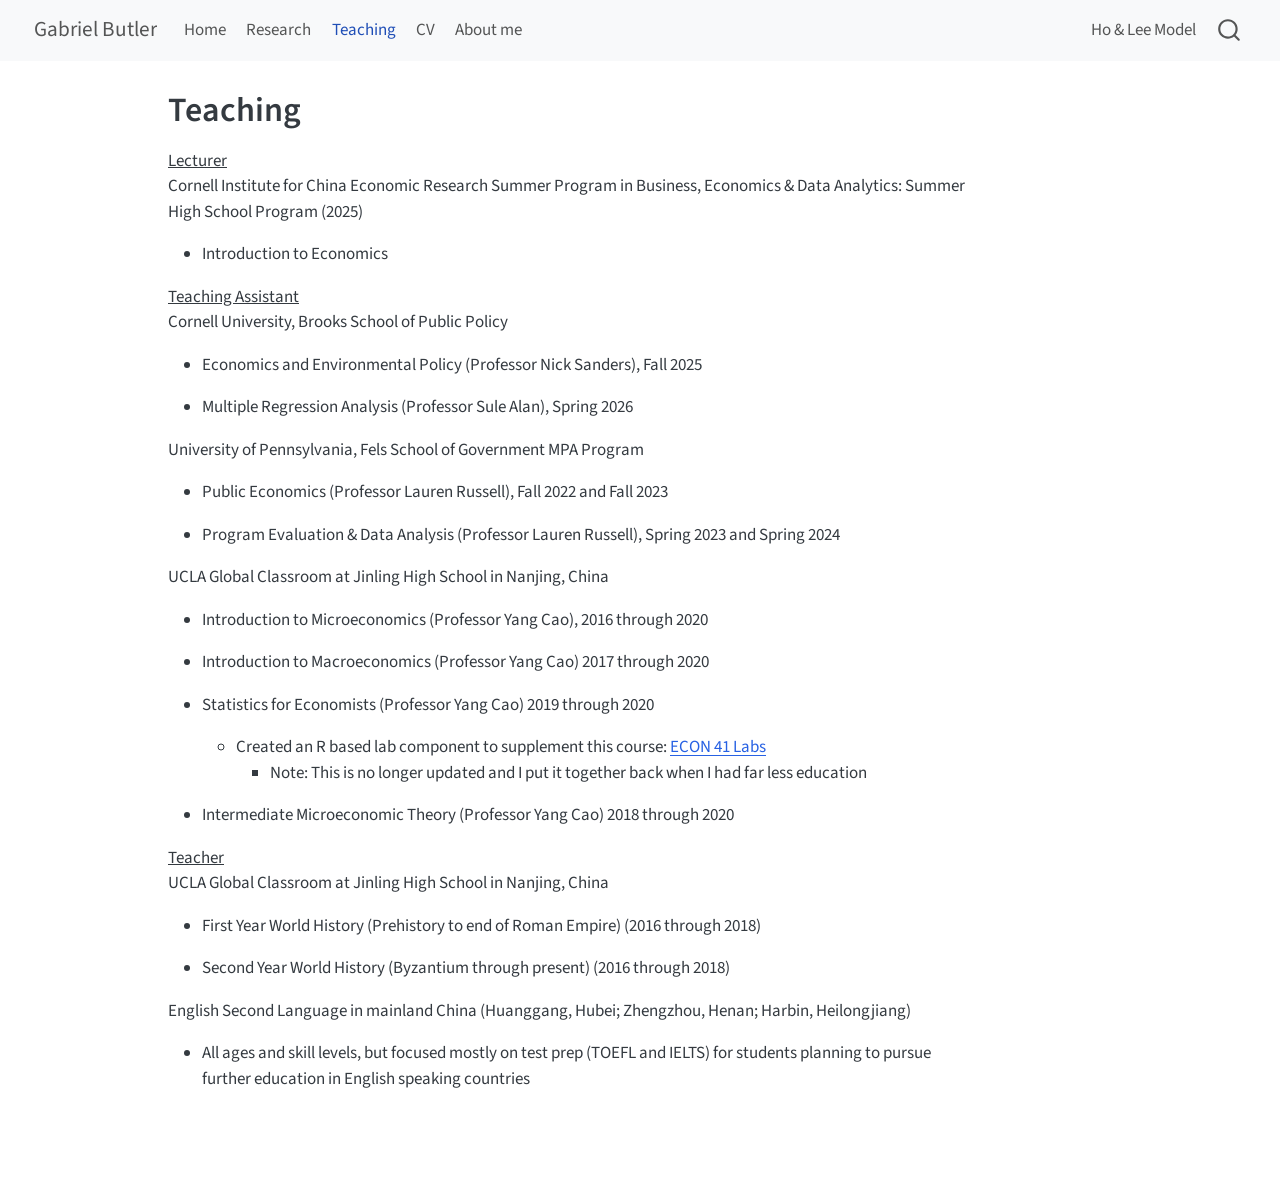
<file: teaching.html>
<!DOCTYPE html>
<html xmlns="http://www.w3.org/1999/xhtml" lang="en" xml:lang="en"><head>

<meta charset="utf-8">
<meta name="generator" content="quarto-1.8.25">

<meta name="viewport" content="width=device-width, initial-scale=1.0, user-scalable=yes">


<title>Teaching – Gabriel Butler</title>
<style>
code{white-space: pre-wrap;}
span.smallcaps{font-variant: small-caps;}
div.columns{display: flex; gap: min(4vw, 1.5em);}
div.column{flex: auto; overflow-x: auto;}
div.hanging-indent{margin-left: 1.5em; text-indent: -1.5em;}
ul.task-list{list-style: none;}
ul.task-list li input[type="checkbox"] {
  width: 0.8em;
  margin: 0 0.8em 0.2em -1em; /* quarto-specific, see https://github.com/quarto-dev/quarto-cli/issues/4556 */ 
  vertical-align: middle;
}
</style>


<script src="site_libs/quarto-nav/quarto-nav.js"></script>
<script src="site_libs/quarto-nav/headroom.min.js"></script>
<script src="site_libs/clipboard/clipboard.min.js"></script>
<script src="site_libs/quarto-search/autocomplete.umd.js"></script>
<script src="site_libs/quarto-search/fuse.min.js"></script>
<script src="site_libs/quarto-search/quarto-search.js"></script>
<meta name="quarto:offset" content="./">
<script src="site_libs/quarto-html/quarto.js" type="module"></script>
<script src="site_libs/quarto-html/tabsets/tabsets.js" type="module"></script>
<script src="site_libs/quarto-html/axe/axe-check.js" type="module"></script>
<script src="site_libs/quarto-html/popper.min.js"></script>
<script src="site_libs/quarto-html/tippy.umd.min.js"></script>
<script src="site_libs/quarto-html/anchor.min.js"></script>
<link href="site_libs/quarto-html/tippy.css" rel="stylesheet">
<link href="site_libs/quarto-html/quarto-syntax-highlighting-7b89279ff1a6dce999919e0e67d4d9ec.css" rel="stylesheet" id="quarto-text-highlighting-styles">
<script src="site_libs/bootstrap/bootstrap.min.js"></script>
<link href="site_libs/bootstrap/bootstrap-icons.css" rel="stylesheet">
<link href="site_libs/bootstrap/bootstrap-5b4ad623e5705c0698d39aec6f10cf02.min.css" rel="stylesheet" append-hash="true" id="quarto-bootstrap" data-mode="light">
<script id="quarto-search-options" type="application/json">{
  "location": "navbar",
  "copy-button": false,
  "collapse-after": 3,
  "panel-placement": "end",
  "type": "overlay",
  "limit": 50,
  "keyboard-shortcut": [
    "f",
    "/",
    "s"
  ],
  "show-item-context": false,
  "language": {
    "search-no-results-text": "No results",
    "search-matching-documents-text": "matching documents",
    "search-copy-link-title": "Copy link to search",
    "search-hide-matches-text": "Hide additional matches",
    "search-more-match-text": "more match in this document",
    "search-more-matches-text": "more matches in this document",
    "search-clear-button-title": "Clear",
    "search-text-placeholder": "",
    "search-detached-cancel-button-title": "Cancel",
    "search-submit-button-title": "Submit",
    "search-label": "Search"
  }
}</script>


<link rel="stylesheet" href="styles.css">
</head>

<body class="nav-fixed quarto-light">

<div id="quarto-search-results"></div>
  <header id="quarto-header" class="headroom fixed-top">
    <nav class="navbar navbar-expand-lg " data-bs-theme="dark">
      <div class="navbar-container container-fluid">
      <div class="navbar-brand-container mx-auto">
    <a href="./index.html" class="navbar-brand navbar-brand-logo">
    </a>
    <a class="navbar-brand" href="./index.html">
    <span class="navbar-title">Gabriel Butler</span>
    </a>
  </div>
            <div id="quarto-search" class="" title="Search"></div>
          <button class="navbar-toggler" type="button" data-bs-toggle="collapse" data-bs-target="#navbarCollapse" aria-controls="navbarCollapse" role="menu" aria-expanded="false" aria-label="Toggle navigation" onclick="if (window.quartoToggleHeadroom) { window.quartoToggleHeadroom(); }">
  <span class="navbar-toggler-icon"></span>
</button>
          <div class="collapse navbar-collapse" id="navbarCollapse">
            <ul class="navbar-nav navbar-nav-scroll me-auto">
  <li class="nav-item">
    <a class="nav-link" href="./index.html"> 
<span class="menu-text">Home</span></a>
  </li>  
  <li class="nav-item">
    <a class="nav-link" href="./research.html"> 
<span class="menu-text">Research</span></a>
  </li>  
  <li class="nav-item">
    <a class="nav-link active" href="./teaching.html" aria-current="page"> 
<span class="menu-text">Teaching</span></a>
  </li>  
  <li class="nav-item">
    <a class="nav-link" href="./cv.html"> 
<span class="menu-text">CV</span></a>
  </li>  
  <li class="nav-item">
    <a class="nav-link" href="./about.html"> 
<span class="menu-text">About me</span></a>
  </li>  
</ul>
            <ul class="navbar-nav navbar-nav-scroll ms-auto">
  <li class="nav-item">
    <a class="nav-link" href="./ho_lee_structural.html"> 
<span class="menu-text">Ho &amp; Lee Model</span></a>
  </li>  
</ul>
          </div> <!-- /navcollapse -->
            <div class="quarto-navbar-tools">
</div>
      </div> <!-- /container-fluid -->
    </nav>
</header>
<!-- content -->
<div id="quarto-content" class="quarto-container page-columns page-rows-contents page-layout-article page-navbar">
<!-- sidebar -->
<!-- margin-sidebar -->
    <div id="quarto-margin-sidebar" class="sidebar margin-sidebar zindex-bottom">
        
    </div>
<!-- main -->
<main class="content" id="quarto-document-content">

<header id="title-block-header" class="quarto-title-block default">
<div class="quarto-title">
<h1 class="title">Teaching</h1>
</div>



<div class="quarto-title-meta">

    
  
    
  </div>
  


</header>


<ins>
Lecturer
</ins>
<p>Cornell Institute for China Economic Research Summer Program in Business, Economics &amp; Data Analytics: Summer High School Program (2025)</p>
<ul>
<li>Introduction to Economics</li>
</ul>
<ins>
Teaching Assistant
</ins>
<p>Cornell University, Brooks School of Public Policy</p>
<ul>
<li><p>Economics and Environmental Policy (Professor Nick Sanders), Fall 2025</p></li>
<li><p>Multiple Regression Analysis (Professor Sule Alan), Spring 2026</p></li>
</ul>
<p>University of Pennsylvania, Fels School of Government MPA Program</p>
<ul>
<li><p>Public Economics (Professor Lauren Russell), Fall 2022 and Fall 2023</p></li>
<li><p>Program Evaluation &amp; Data Analysis (Professor Lauren Russell), Spring 2023 and Spring 2024</p></li>
</ul>
<p>UCLA Global Classroom at Jinling High School in Nanjing, China</p>
<ul>
<li><p>Introduction to Microeconomics (Professor Yang Cao), 2016 through 2020</p></li>
<li><p>Introduction to Macroeconomics (Professor Yang Cao) 2017 through 2020</p></li>
<li><p>Statistics for Economists (Professor Yang Cao) 2019 through 2020</p>
<ul>
<li>Created an R based lab component to supplement this course: <a href="https://bookdown.org/gabriel_butler/ECON41Labs/">ECON 41 Labs</a>
<ul>
<li>Note: This is no longer updated and I put it together back when I had far less education</li>
</ul></li>
</ul></li>
<li><p>Intermediate Microeconomic Theory (Professor Yang Cao) 2018 through 2020</p></li>
</ul>
<ins>
Teacher
</ins>
<p>UCLA Global Classroom at Jinling High School in Nanjing, China</p>
<ul>
<li><p>First Year World History (Prehistory to end of Roman Empire) (2016 through 2018)</p></li>
<li><p>Second Year World History (Byzantium through present) (2016 through 2018)</p></li>
</ul>
<p>English Second Language in mainland China (Huanggang, Hubei; Zhengzhou, Henan; Harbin, Heilongjiang)</p>
<ul>
<li>All ages and skill levels, but focused mostly on test prep (TOEFL and IELTS) for students planning to pursue further education in English speaking countries</li>
</ul>



</main> <!-- /main -->
<script id="quarto-html-after-body" type="application/javascript">
  window.document.addEventListener("DOMContentLoaded", function (event) {
    const icon = "";
    const anchorJS = new window.AnchorJS();
    anchorJS.options = {
      placement: 'right',
      icon: icon
    };
    anchorJS.add('.anchored');
    const isCodeAnnotation = (el) => {
      for (const clz of el.classList) {
        if (clz.startsWith('code-annotation-')) {                     
          return true;
        }
      }
      return false;
    }
    const onCopySuccess = function(e) {
      // button target
      const button = e.trigger;
      // don't keep focus
      button.blur();
      // flash "checked"
      button.classList.add('code-copy-button-checked');
      var currentTitle = button.getAttribute("title");
      button.setAttribute("title", "Copied!");
      let tooltip;
      if (window.bootstrap) {
        button.setAttribute("data-bs-toggle", "tooltip");
        button.setAttribute("data-bs-placement", "left");
        button.setAttribute("data-bs-title", "Copied!");
        tooltip = new bootstrap.Tooltip(button, 
          { trigger: "manual", 
            customClass: "code-copy-button-tooltip",
            offset: [0, -8]});
        tooltip.show();    
      }
      setTimeout(function() {
        if (tooltip) {
          tooltip.hide();
          button.removeAttribute("data-bs-title");
          button.removeAttribute("data-bs-toggle");
          button.removeAttribute("data-bs-placement");
        }
        button.setAttribute("title", currentTitle);
        button.classList.remove('code-copy-button-checked');
      }, 1000);
      // clear code selection
      e.clearSelection();
    }
    const getTextToCopy = function(trigger) {
      const outerScaffold = trigger.parentElement.cloneNode(true);
      const codeEl = outerScaffold.querySelector('code');
      for (const childEl of codeEl.children) {
        if (isCodeAnnotation(childEl)) {
          childEl.remove();
        }
      }
      return codeEl.innerText;
    }
    const clipboard = new window.ClipboardJS('.code-copy-button:not([data-in-quarto-modal])', {
      text: getTextToCopy
    });
    clipboard.on('success', onCopySuccess);
    if (window.document.getElementById('quarto-embedded-source-code-modal')) {
      const clipboardModal = new window.ClipboardJS('.code-copy-button[data-in-quarto-modal]', {
        text: getTextToCopy,
        container: window.document.getElementById('quarto-embedded-source-code-modal')
      });
      clipboardModal.on('success', onCopySuccess);
    }
      var localhostRegex = new RegExp(/^(?:http|https):\/\/localhost\:?[0-9]*\//);
      var mailtoRegex = new RegExp(/^mailto:/);
        var filterRegex = new RegExp("https:\/\/ghbutler\.github\.io\/website\/");
      var isInternal = (href) => {
          return filterRegex.test(href) || localhostRegex.test(href) || mailtoRegex.test(href);
      }
      // Inspect non-navigation links and adorn them if external
     var links = window.document.querySelectorAll('a[href]:not(.nav-link):not(.navbar-brand):not(.toc-action):not(.sidebar-link):not(.sidebar-item-toggle):not(.pagination-link):not(.no-external):not([aria-hidden]):not(.dropdown-item):not(.quarto-navigation-tool):not(.about-link)');
      for (var i=0; i<links.length; i++) {
        const link = links[i];
        if (!isInternal(link.href)) {
          // undo the damage that might have been done by quarto-nav.js in the case of
          // links that we want to consider external
          if (link.dataset.originalHref !== undefined) {
            link.href = link.dataset.originalHref;
          }
        }
      }
    function tippyHover(el, contentFn, onTriggerFn, onUntriggerFn) {
      const config = {
        allowHTML: true,
        maxWidth: 500,
        delay: 100,
        arrow: false,
        appendTo: function(el) {
            return el.parentElement;
        },
        interactive: true,
        interactiveBorder: 10,
        theme: 'quarto',
        placement: 'bottom-start',
      };
      if (contentFn) {
        config.content = contentFn;
      }
      if (onTriggerFn) {
        config.onTrigger = onTriggerFn;
      }
      if (onUntriggerFn) {
        config.onUntrigger = onUntriggerFn;
      }
      window.tippy(el, config); 
    }
    const noterefs = window.document.querySelectorAll('a[role="doc-noteref"]');
    for (var i=0; i<noterefs.length; i++) {
      const ref = noterefs[i];
      tippyHover(ref, function() {
        // use id or data attribute instead here
        let href = ref.getAttribute('data-footnote-href') || ref.getAttribute('href');
        try { href = new URL(href).hash; } catch {}
        const id = href.replace(/^#\/?/, "");
        const note = window.document.getElementById(id);
        if (note) {
          return note.innerHTML;
        } else {
          return "";
        }
      });
    }
    const xrefs = window.document.querySelectorAll('a.quarto-xref');
    const processXRef = (id, note) => {
      // Strip column container classes
      const stripColumnClz = (el) => {
        el.classList.remove("page-full", "page-columns");
        if (el.children) {
          for (const child of el.children) {
            stripColumnClz(child);
          }
        }
      }
      stripColumnClz(note)
      if (id === null || id.startsWith('sec-')) {
        // Special case sections, only their first couple elements
        const container = document.createElement("div");
        if (note.children && note.children.length > 2) {
          container.appendChild(note.children[0].cloneNode(true));
          for (let i = 1; i < note.children.length; i++) {
            const child = note.children[i];
            if (child.tagName === "P" && child.innerText === "") {
              continue;
            } else {
              container.appendChild(child.cloneNode(true));
              break;
            }
          }
          if (window.Quarto?.typesetMath) {
            window.Quarto.typesetMath(container);
          }
          return container.innerHTML
        } else {
          if (window.Quarto?.typesetMath) {
            window.Quarto.typesetMath(note);
          }
          return note.innerHTML;
        }
      } else {
        // Remove any anchor links if they are present
        const anchorLink = note.querySelector('a.anchorjs-link');
        if (anchorLink) {
          anchorLink.remove();
        }
        if (window.Quarto?.typesetMath) {
          window.Quarto.typesetMath(note);
        }
        if (note.classList.contains("callout")) {
          return note.outerHTML;
        } else {
          return note.innerHTML;
        }
      }
    }
    for (var i=0; i<xrefs.length; i++) {
      const xref = xrefs[i];
      tippyHover(xref, undefined, function(instance) {
        instance.disable();
        let url = xref.getAttribute('href');
        let hash = undefined; 
        if (url.startsWith('#')) {
          hash = url;
        } else {
          try { hash = new URL(url).hash; } catch {}
        }
        if (hash) {
          const id = hash.replace(/^#\/?/, "");
          const note = window.document.getElementById(id);
          if (note !== null) {
            try {
              const html = processXRef(id, note.cloneNode(true));
              instance.setContent(html);
            } finally {
              instance.enable();
              instance.show();
            }
          } else {
            // See if we can fetch this
            fetch(url.split('#')[0])
            .then(res => res.text())
            .then(html => {
              const parser = new DOMParser();
              const htmlDoc = parser.parseFromString(html, "text/html");
              const note = htmlDoc.getElementById(id);
              if (note !== null) {
                const html = processXRef(id, note);
                instance.setContent(html);
              } 
            }).finally(() => {
              instance.enable();
              instance.show();
            });
          }
        } else {
          // See if we can fetch a full url (with no hash to target)
          // This is a special case and we should probably do some content thinning / targeting
          fetch(url)
          .then(res => res.text())
          .then(html => {
            const parser = new DOMParser();
            const htmlDoc = parser.parseFromString(html, "text/html");
            const note = htmlDoc.querySelector('main.content');
            if (note !== null) {
              // This should only happen for chapter cross references
              // (since there is no id in the URL)
              // remove the first header
              if (note.children.length > 0 && note.children[0].tagName === "HEADER") {
                note.children[0].remove();
              }
              const html = processXRef(null, note);
              instance.setContent(html);
            } 
          }).finally(() => {
            instance.enable();
            instance.show();
          });
        }
      }, function(instance) {
      });
    }
        let selectedAnnoteEl;
        const selectorForAnnotation = ( cell, annotation) => {
          let cellAttr = 'data-code-cell="' + cell + '"';
          let lineAttr = 'data-code-annotation="' +  annotation + '"';
          const selector = 'span[' + cellAttr + '][' + lineAttr + ']';
          return selector;
        }
        const selectCodeLines = (annoteEl) => {
          const doc = window.document;
          const targetCell = annoteEl.getAttribute("data-target-cell");
          const targetAnnotation = annoteEl.getAttribute("data-target-annotation");
          const annoteSpan = window.document.querySelector(selectorForAnnotation(targetCell, targetAnnotation));
          const lines = annoteSpan.getAttribute("data-code-lines").split(",");
          const lineIds = lines.map((line) => {
            return targetCell + "-" + line;
          })
          let top = null;
          let height = null;
          let parent = null;
          if (lineIds.length > 0) {
              //compute the position of the single el (top and bottom and make a div)
              const el = window.document.getElementById(lineIds[0]);
              top = el.offsetTop;
              height = el.offsetHeight;
              parent = el.parentElement.parentElement;
            if (lineIds.length > 1) {
              const lastEl = window.document.getElementById(lineIds[lineIds.length - 1]);
              const bottom = lastEl.offsetTop + lastEl.offsetHeight;
              height = bottom - top;
            }
            if (top !== null && height !== null && parent !== null) {
              // cook up a div (if necessary) and position it 
              let div = window.document.getElementById("code-annotation-line-highlight");
              if (div === null) {
                div = window.document.createElement("div");
                div.setAttribute("id", "code-annotation-line-highlight");
                div.style.position = 'absolute';
                parent.appendChild(div);
              }
              div.style.top = top - 2 + "px";
              div.style.height = height + 4 + "px";
              div.style.left = 0;
              let gutterDiv = window.document.getElementById("code-annotation-line-highlight-gutter");
              if (gutterDiv === null) {
                gutterDiv = window.document.createElement("div");
                gutterDiv.setAttribute("id", "code-annotation-line-highlight-gutter");
                gutterDiv.style.position = 'absolute';
                const codeCell = window.document.getElementById(targetCell);
                const gutter = codeCell.querySelector('.code-annotation-gutter');
                gutter.appendChild(gutterDiv);
              }
              gutterDiv.style.top = top - 2 + "px";
              gutterDiv.style.height = height + 4 + "px";
            }
            selectedAnnoteEl = annoteEl;
          }
        };
        const unselectCodeLines = () => {
          const elementsIds = ["code-annotation-line-highlight", "code-annotation-line-highlight-gutter"];
          elementsIds.forEach((elId) => {
            const div = window.document.getElementById(elId);
            if (div) {
              div.remove();
            }
          });
          selectedAnnoteEl = undefined;
        };
          // Handle positioning of the toggle
      window.addEventListener(
        "resize",
        throttle(() => {
          elRect = undefined;
          if (selectedAnnoteEl) {
            selectCodeLines(selectedAnnoteEl);
          }
        }, 10)
      );
      function throttle(fn, ms) {
      let throttle = false;
      let timer;
        return (...args) => {
          if(!throttle) { // first call gets through
              fn.apply(this, args);
              throttle = true;
          } else { // all the others get throttled
              if(timer) clearTimeout(timer); // cancel #2
              timer = setTimeout(() => {
                fn.apply(this, args);
                timer = throttle = false;
              }, ms);
          }
        };
      }
        // Attach click handler to the DT
        const annoteDls = window.document.querySelectorAll('dt[data-target-cell]');
        for (const annoteDlNode of annoteDls) {
          annoteDlNode.addEventListener('click', (event) => {
            const clickedEl = event.target;
            if (clickedEl !== selectedAnnoteEl) {
              unselectCodeLines();
              const activeEl = window.document.querySelector('dt[data-target-cell].code-annotation-active');
              if (activeEl) {
                activeEl.classList.remove('code-annotation-active');
              }
              selectCodeLines(clickedEl);
              clickedEl.classList.add('code-annotation-active');
            } else {
              // Unselect the line
              unselectCodeLines();
              clickedEl.classList.remove('code-annotation-active');
            }
          });
        }
    const findCites = (el) => {
      const parentEl = el.parentElement;
      if (parentEl) {
        const cites = parentEl.dataset.cites;
        if (cites) {
          return {
            el,
            cites: cites.split(' ')
          };
        } else {
          return findCites(el.parentElement)
        }
      } else {
        return undefined;
      }
    };
    var bibliorefs = window.document.querySelectorAll('a[role="doc-biblioref"]');
    for (var i=0; i<bibliorefs.length; i++) {
      const ref = bibliorefs[i];
      const citeInfo = findCites(ref);
      if (citeInfo) {
        tippyHover(citeInfo.el, function() {
          var popup = window.document.createElement('div');
          citeInfo.cites.forEach(function(cite) {
            var citeDiv = window.document.createElement('div');
            citeDiv.classList.add('hanging-indent');
            citeDiv.classList.add('csl-entry');
            var biblioDiv = window.document.getElementById('ref-' + cite);
            if (biblioDiv) {
              citeDiv.innerHTML = biblioDiv.innerHTML;
            }
            popup.appendChild(citeDiv);
          });
          return popup.innerHTML;
        });
      }
    }
  });
  </script>
</div> <!-- /content -->




</body></html>
</file>
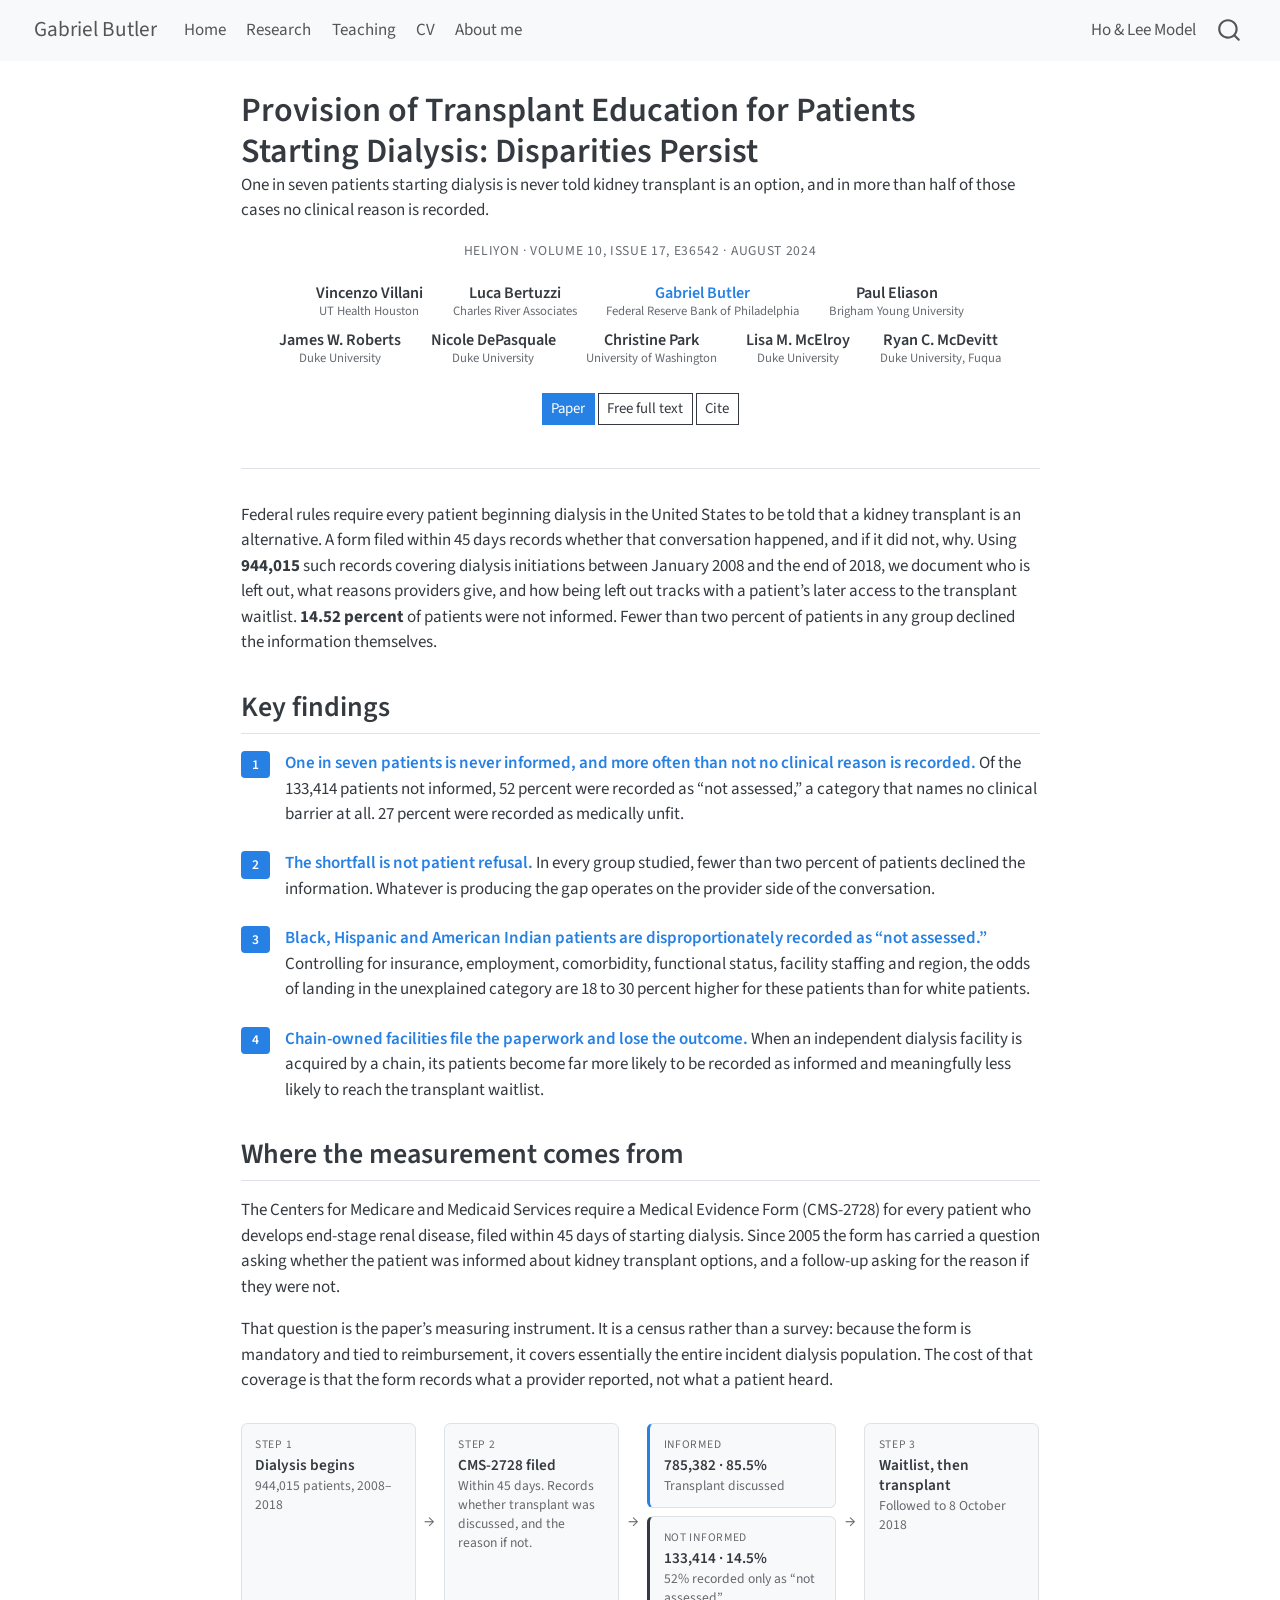
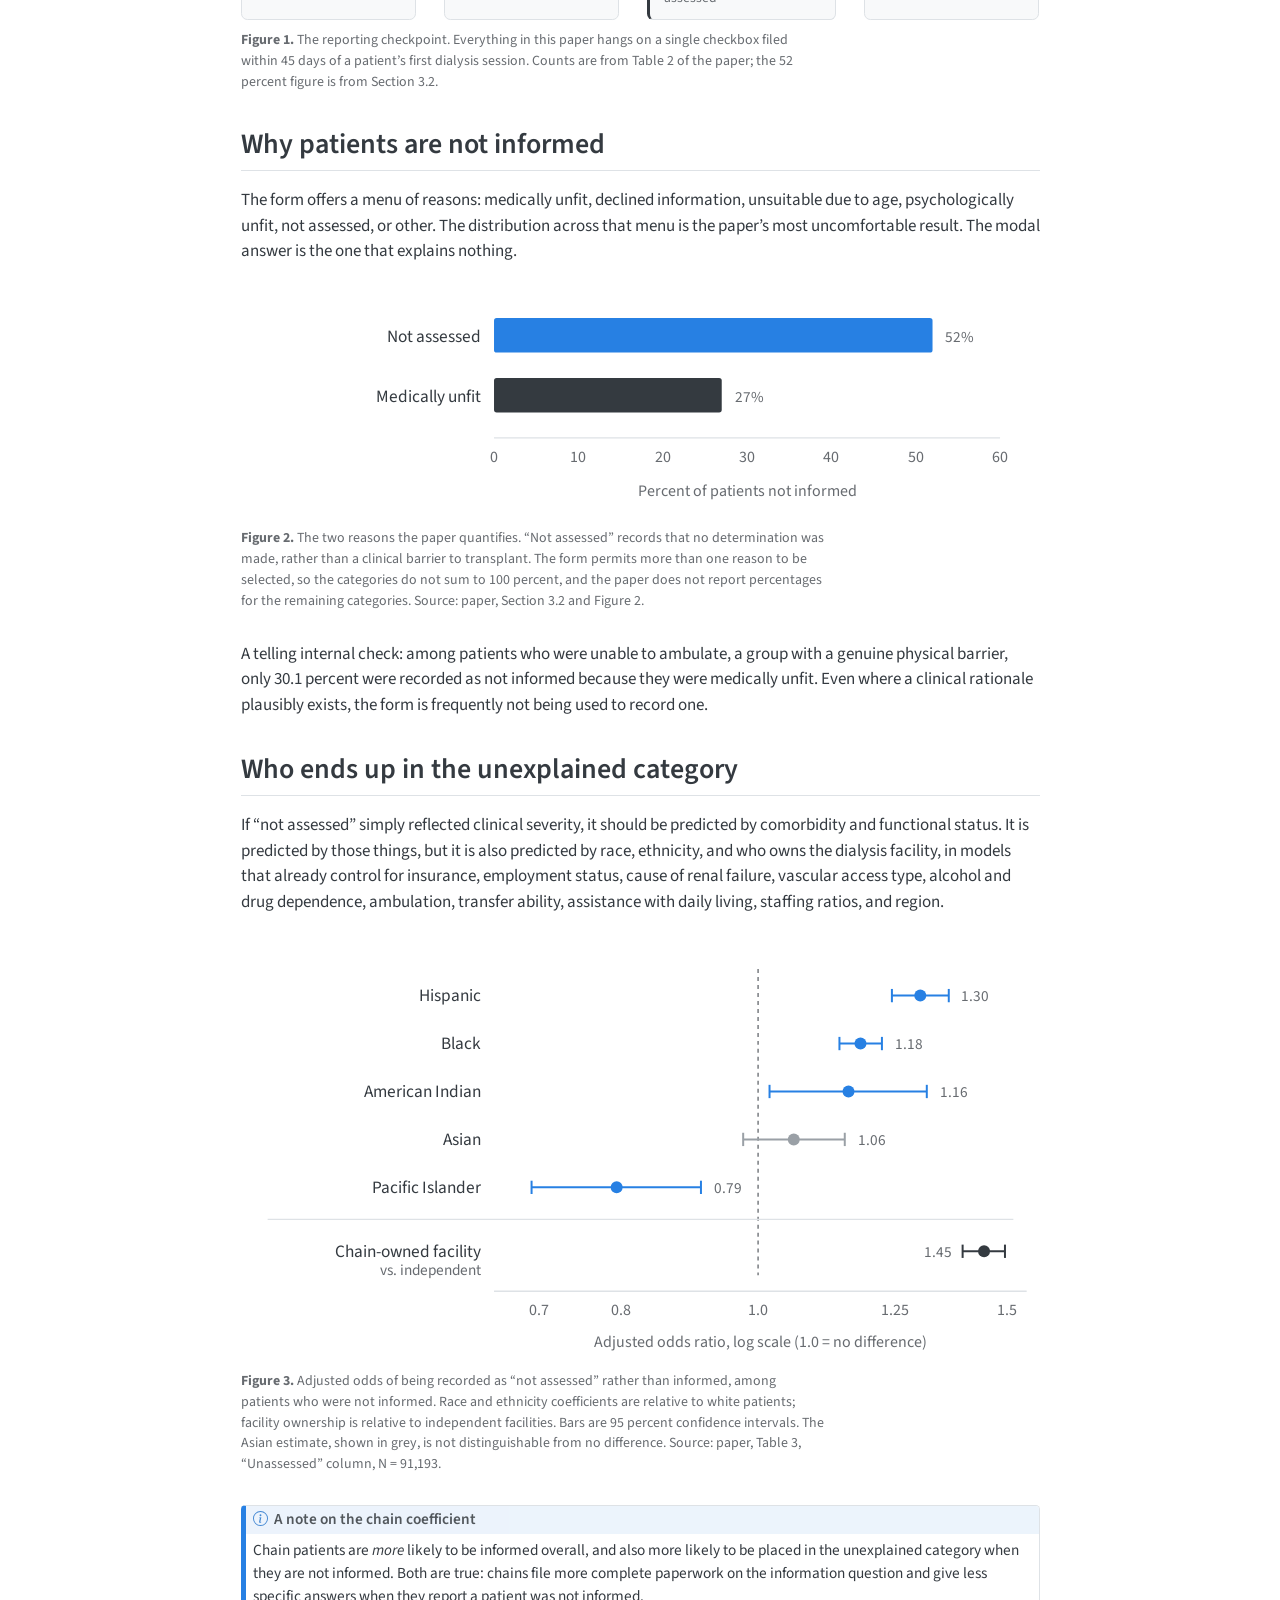
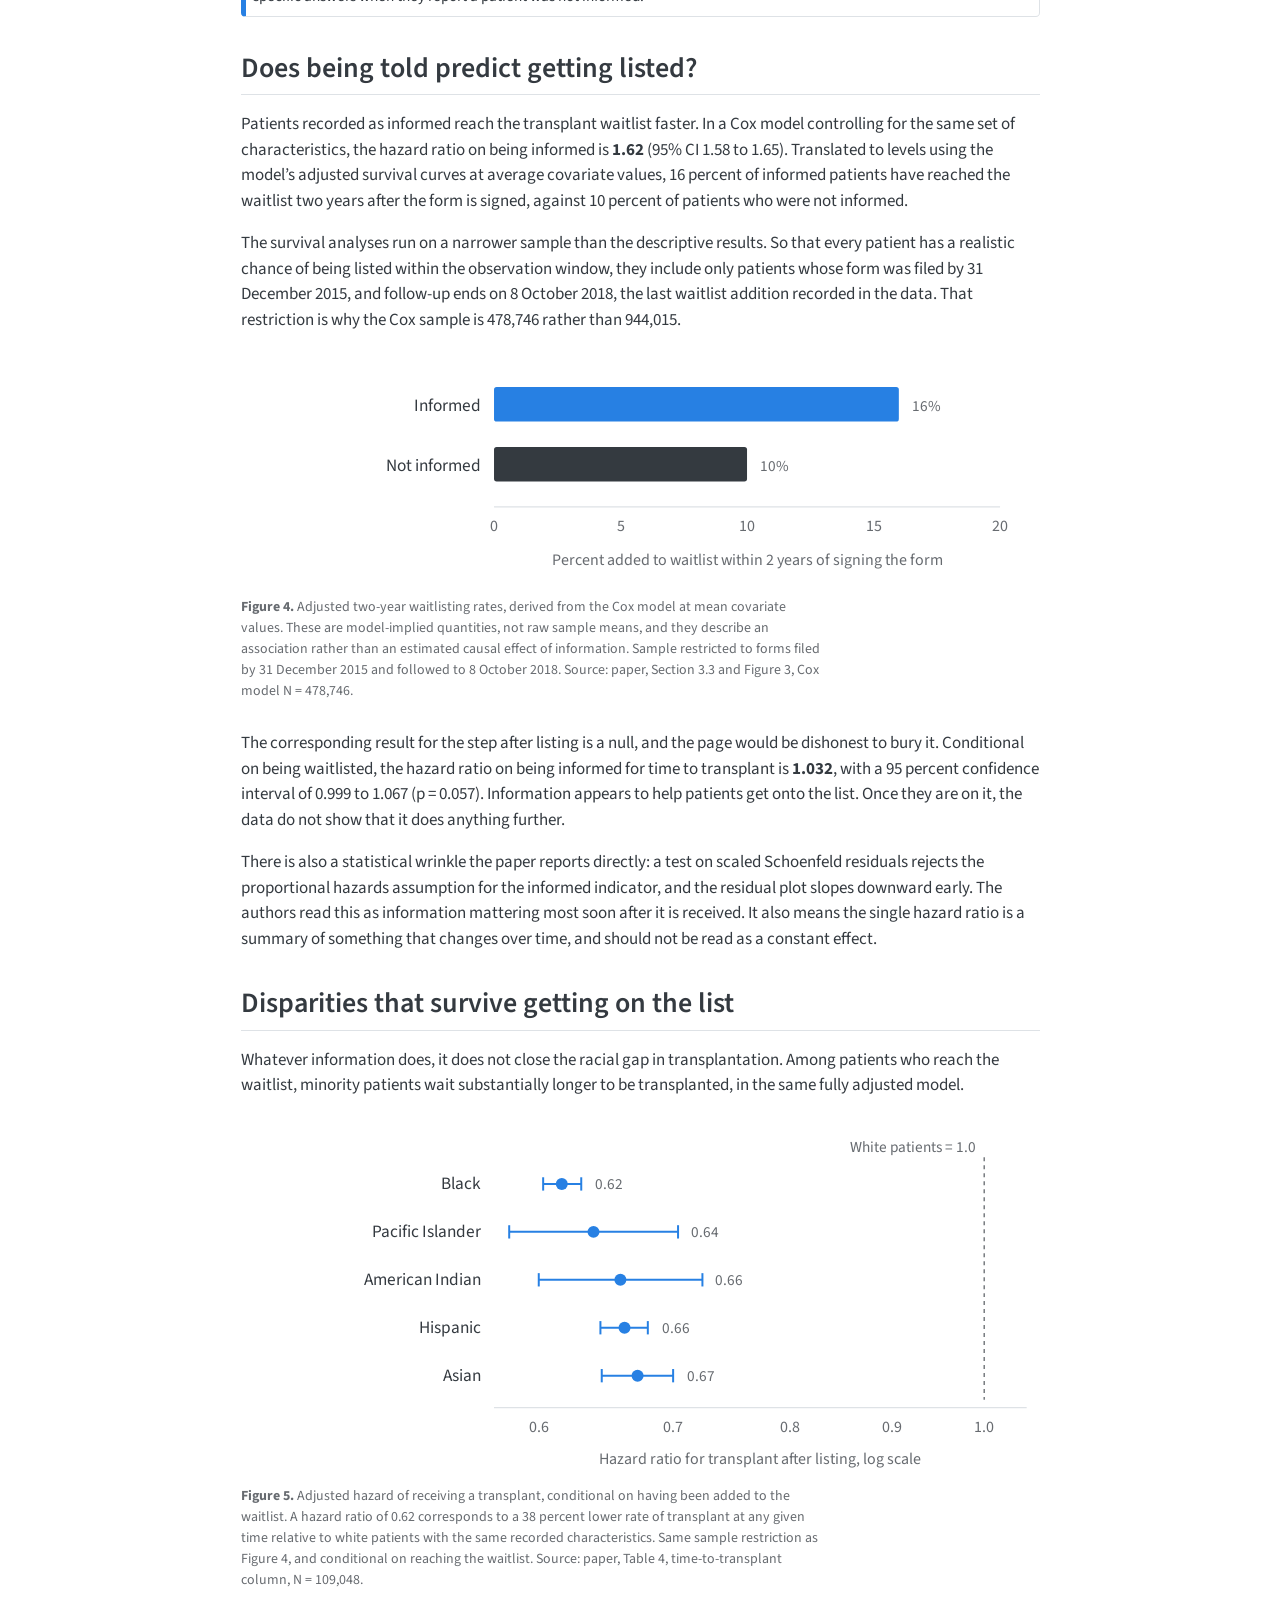
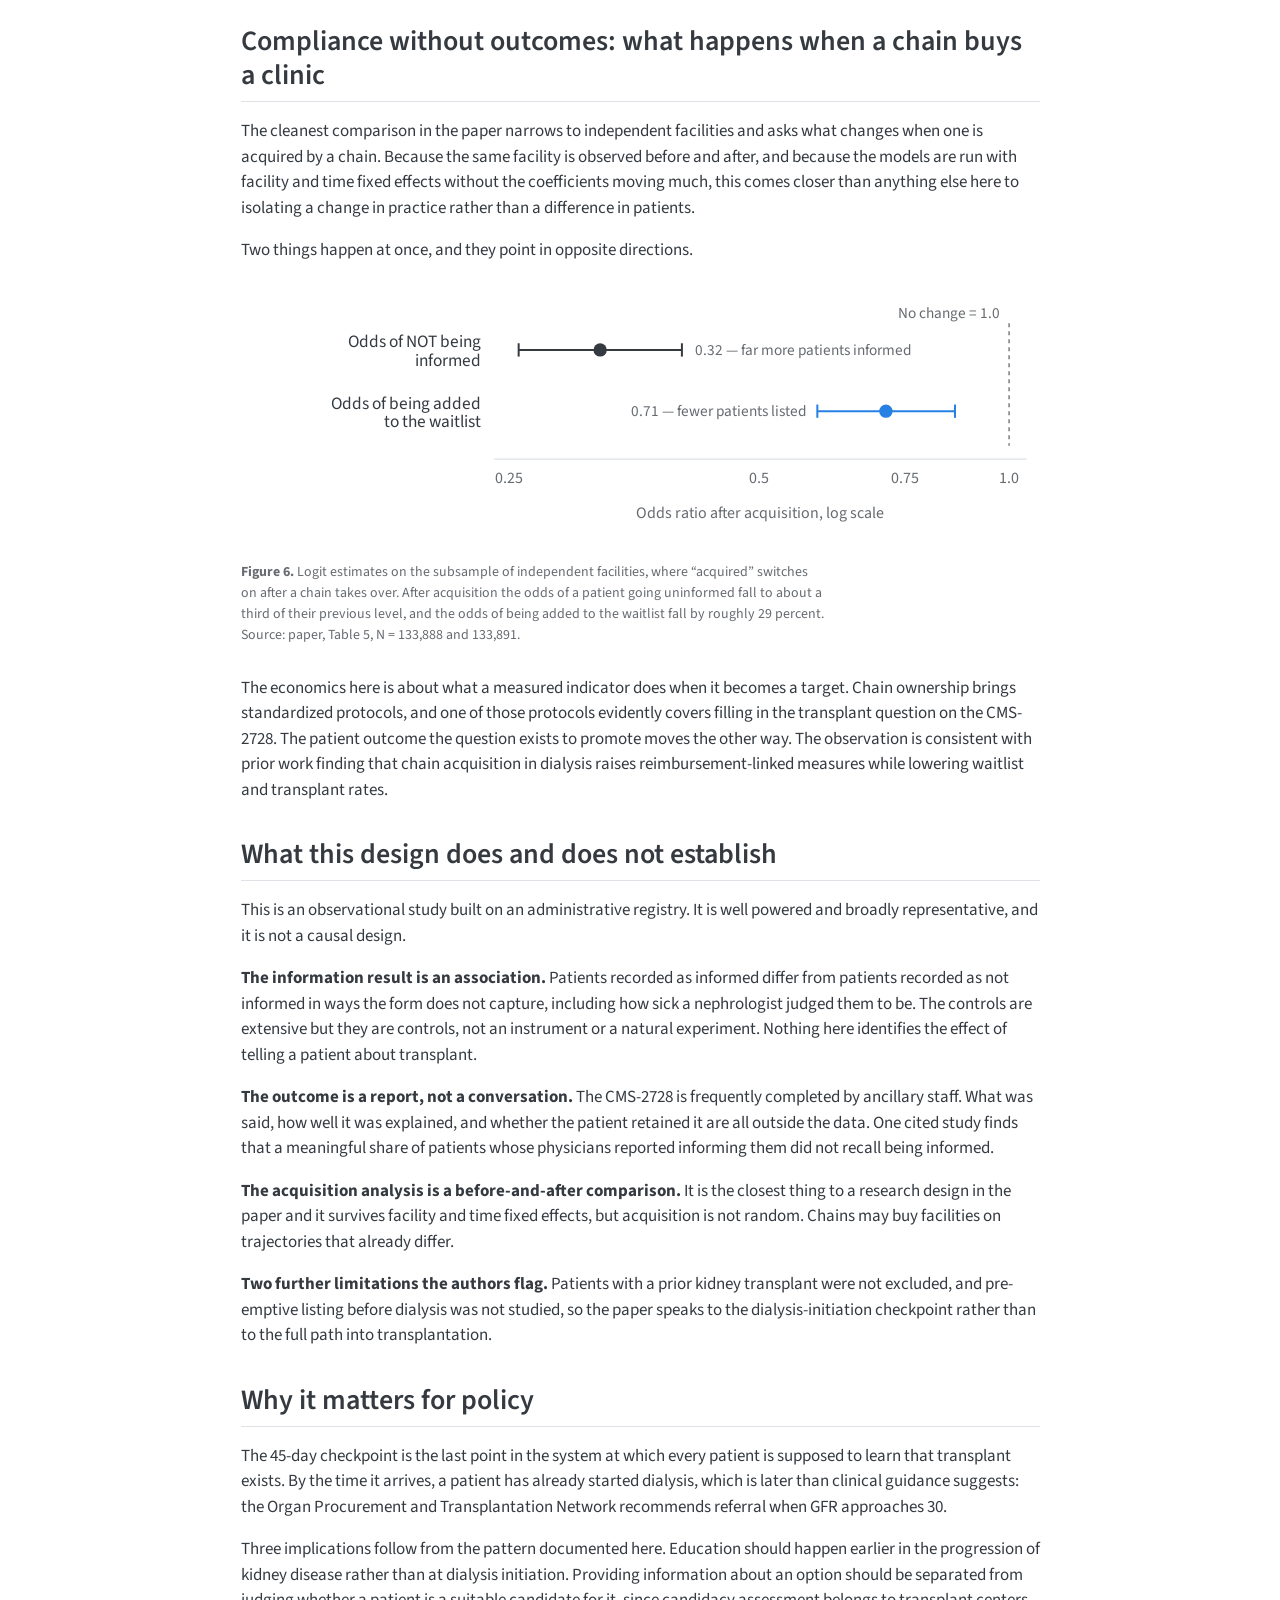
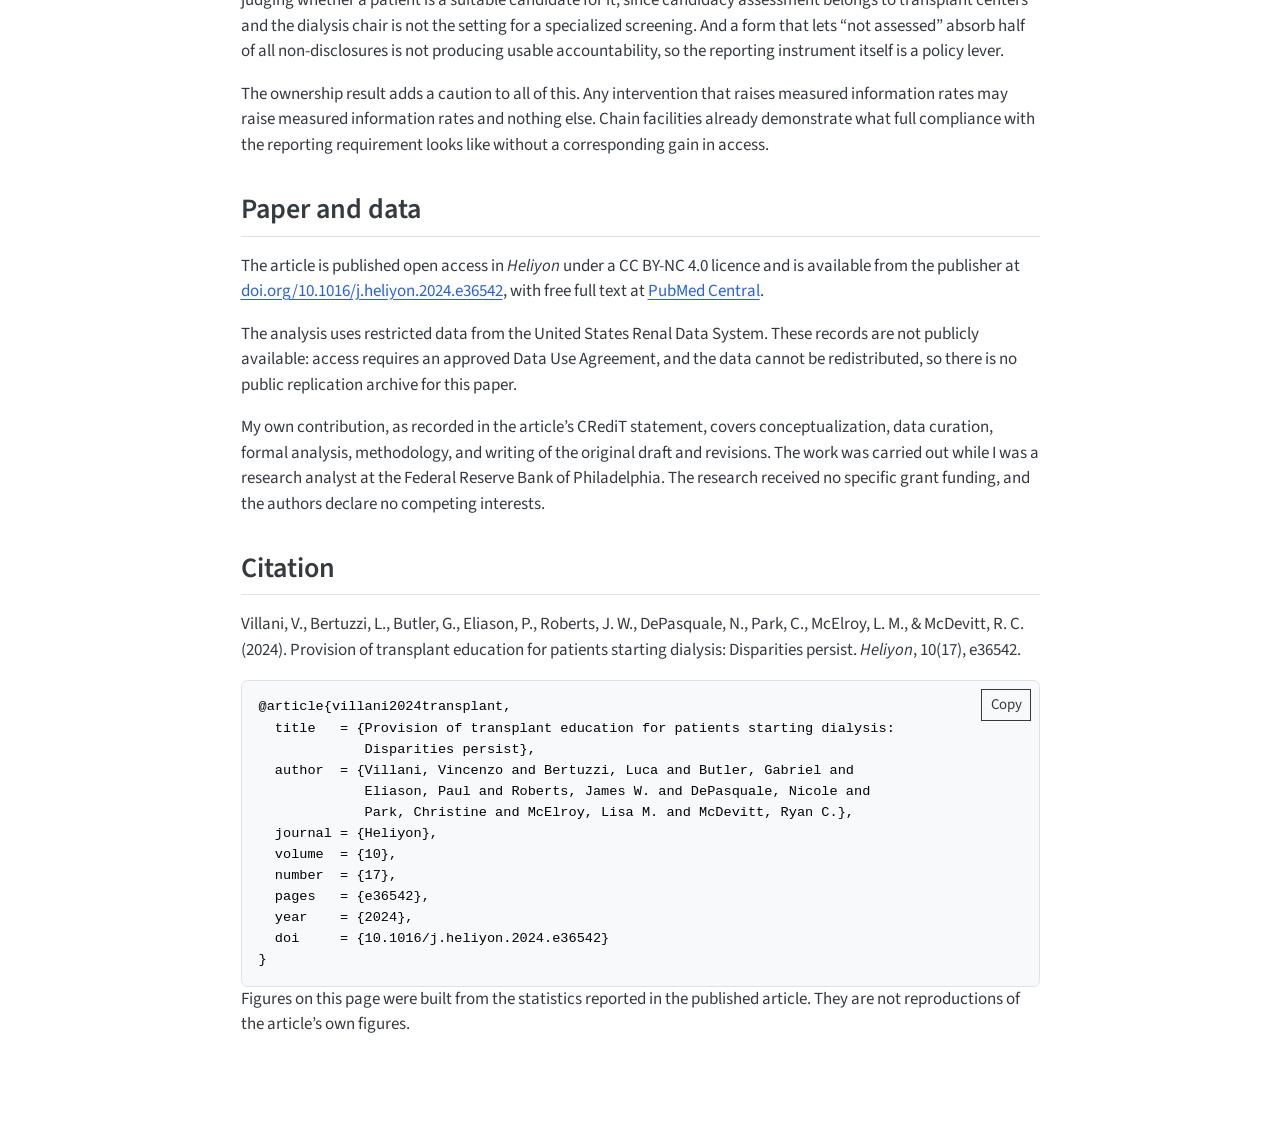
<file: transplant-education.html>
<!DOCTYPE html>
<html xmlns="http://www.w3.org/1999/xhtml" lang="en" xml:lang="en"><head>

<meta charset="utf-8">
<meta name="generator" content="quarto-1.8.25">

<meta name="viewport" content="width=device-width, initial-scale=1.0, user-scalable=yes">

<meta name="description" content="One in seven patients starting dialysis is never told kidney transplant is an option, and in more than half of those cases no clinical reason is recorded.">

<title>Provision of Transplant Education for Patients Starting Dialysis: Disparities Persist – Gabriel Butler</title>
<style>
code{white-space: pre-wrap;}
span.smallcaps{font-variant: small-caps;}
div.columns{display: flex; gap: min(4vw, 1.5em);}
div.column{flex: auto; overflow-x: auto;}
div.hanging-indent{margin-left: 1.5em; text-indent: -1.5em;}
ul.task-list{list-style: none;}
ul.task-list li input[type="checkbox"] {
  width: 0.8em;
  margin: 0 0.8em 0.2em -1em; /* quarto-specific, see https://github.com/quarto-dev/quarto-cli/issues/4556 */ 
  vertical-align: middle;
}
</style>


<script src="site_libs/quarto-nav/quarto-nav.js"></script>
<script src="site_libs/quarto-nav/headroom.min.js"></script>
<script src="site_libs/clipboard/clipboard.min.js"></script>
<script src="site_libs/quarto-search/autocomplete.umd.js"></script>
<script src="site_libs/quarto-search/fuse.min.js"></script>
<script src="site_libs/quarto-search/quarto-search.js"></script>
<meta name="quarto:offset" content="./">
<script src="site_libs/quarto-html/quarto.js" type="module"></script>
<script src="site_libs/quarto-html/tabsets/tabsets.js" type="module"></script>
<script src="site_libs/quarto-html/axe/axe-check.js" type="module"></script>
<script src="site_libs/quarto-html/popper.min.js"></script>
<script src="site_libs/quarto-html/tippy.umd.min.js"></script>
<script src="site_libs/quarto-html/anchor.min.js"></script>
<link href="site_libs/quarto-html/tippy.css" rel="stylesheet">
<link href="site_libs/quarto-html/quarto-syntax-highlighting-7b89279ff1a6dce999919e0e67d4d9ec.css" rel="stylesheet" id="quarto-text-highlighting-styles">
<script src="site_libs/bootstrap/bootstrap.min.js"></script>
<link href="site_libs/bootstrap/bootstrap-icons.css" rel="stylesheet">
<link href="site_libs/bootstrap/bootstrap-5b4ad623e5705c0698d39aec6f10cf02.min.css" rel="stylesheet" append-hash="true" id="quarto-bootstrap" data-mode="light">
<script id="quarto-search-options" type="application/json">{
  "location": "navbar",
  "copy-button": false,
  "collapse-after": 3,
  "panel-placement": "end",
  "type": "overlay",
  "limit": 50,
  "keyboard-shortcut": [
    "f",
    "/",
    "s"
  ],
  "show-item-context": false,
  "language": {
    "search-no-results-text": "No results",
    "search-matching-documents-text": "matching documents",
    "search-copy-link-title": "Copy link to search",
    "search-hide-matches-text": "Hide additional matches",
    "search-more-match-text": "more match in this document",
    "search-more-matches-text": "more matches in this document",
    "search-clear-button-title": "Clear",
    "search-text-placeholder": "",
    "search-detached-cancel-button-title": "Cancel",
    "search-submit-button-title": "Submit",
    "search-label": "Search"
  }
}</script>


<link rel="stylesheet" href="styles.css">
</head>

<body class="nav-fixed fullcontent quarto-light">

<div id="quarto-search-results"></div>
  <header id="quarto-header" class="headroom fixed-top">
    <nav class="navbar navbar-expand-lg " data-bs-theme="dark">
      <div class="navbar-container container-fluid">
      <div class="navbar-brand-container mx-auto">
    <a href="./index.html" class="navbar-brand navbar-brand-logo">
    </a>
    <a class="navbar-brand" href="./index.html">
    <span class="navbar-title">Gabriel Butler</span>
    </a>
  </div>
            <div id="quarto-search" class="" title="Search"></div>
          <button class="navbar-toggler" type="button" data-bs-toggle="collapse" data-bs-target="#navbarCollapse" aria-controls="navbarCollapse" role="menu" aria-expanded="false" aria-label="Toggle navigation" onclick="if (window.quartoToggleHeadroom) { window.quartoToggleHeadroom(); }">
  <span class="navbar-toggler-icon"></span>
</button>
          <div class="collapse navbar-collapse" id="navbarCollapse">
            <ul class="navbar-nav navbar-nav-scroll me-auto">
  <li class="nav-item">
    <a class="nav-link" href="./index.html"> 
<span class="menu-text">Home</span></a>
  </li>  
  <li class="nav-item">
    <a class="nav-link" href="./research.html"> 
<span class="menu-text">Research</span></a>
  </li>  
  <li class="nav-item">
    <a class="nav-link" href="./teaching.html"> 
<span class="menu-text">Teaching</span></a>
  </li>  
  <li class="nav-item">
    <a class="nav-link" href="./cv.html"> 
<span class="menu-text">CV</span></a>
  </li>  
  <li class="nav-item">
    <a class="nav-link" href="./about.html"> 
<span class="menu-text">About me</span></a>
  </li>  
</ul>
            <ul class="navbar-nav navbar-nav-scroll ms-auto">
  <li class="nav-item">
    <a class="nav-link" href="./ho_lee_structural.html"> 
<span class="menu-text">Ho &amp; Lee Model</span></a>
  </li>  
</ul>
          </div> <!-- /navcollapse -->
            <div class="quarto-navbar-tools">
</div>
      </div> <!-- /container-fluid -->
    </nav>
</header>
<!-- content -->
<div id="quarto-content" class="quarto-container page-columns page-rows-contents page-layout-article page-navbar">
<!-- sidebar -->
<!-- margin-sidebar -->
    
<!-- main -->
<main class="content" id="quarto-document-content">

<header id="title-block-header" class="quarto-title-block default">
<div class="quarto-title">
<h1 class="title">Provision of Transplant Education for Patients Starting Dialysis: Disparities Persist</h1>
</div>

<div>
  <div class="description">
    One in seven patients starting dialysis is never told kidney transplant is an option, and in more than half of those cases no clinical reason is recorded.
  </div>
</div>


<div class="quarto-title-meta">

    
  
    
  </div>
  


</header>


<div class="tp-hero">
<div class="tp-venue">
<p>Heliyon · Volume 10, Issue 17, e36542 · August 2024</p>
</div>
<ul class="tp-authors">
<li>
<span class="n">Vincenzo Villani</span><span class="a">UT Health Houston</span>
</li>
<li>
<span class="n">Luca Bertuzzi</span><span class="a">Charles River Associates</span>
</li>
<li>
<span class="n me">Gabriel Butler</span><span class="a">Federal Reserve Bank of Philadelphia</span>
</li>
<li>
<span class="n">Paul Eliason</span><span class="a">Brigham Young University</span>
</li>
<li>
<span class="n">James W. Roberts</span><span class="a">Duke University</span>
</li>
<li>
<span class="n">Nicole DePasquale</span><span class="a">Duke University</span>
</li>
<li>
<span class="n">Christine Park</span><span class="a">University of Washington</span>
</li>
<li>
<span class="n">Lisa M. McElroy</span><span class="a">Duke University</span>
</li>
<li>
<span class="n">Ryan C. McDevitt</span><span class="a">Duke University, Fuqua</span>
</li>
</ul>
<div class="tp-buttons">
<p><a class="btn btn-primary btn-sm" href="https://doi.org/10.1016/j.heliyon.2024.e36542">Paper</a> <a class="btn btn-outline-secondary btn-sm" href="https://pmc.ncbi.nlm.nih.gov/articles/PMC11399580/">Free full text</a> <a class="btn btn-outline-secondary btn-sm" href="#citation">Cite</a></p>
</div>
</div>
<p>Federal rules require every patient beginning dialysis in the United States to be told that a kidney transplant is an alternative. A form filed within 45 days records whether that conversation happened, and if it did not, why. Using <strong>944,015</strong> such records covering dialysis initiations between January 2008 and the end of 2018, we document who is left out, what reasons providers give, and how being left out tracks with a patient’s later access to the transplant waitlist. <strong>14.52 percent</strong> of patients were not informed. Fewer than two percent of patients in any group declined the information themselves.</p>
<section id="key-findings" class="level2">
<h2 class="anchored" data-anchor-id="key-findings">Key findings</h2>
<ol class="tp-findings">
<li>
<span class="k">1</span> <span><span class="c">One in seven patients is never informed, and more often than not no clinical reason is recorded.</span> Of the 133,414 patients not informed, 52 percent were recorded as “not assessed,” a category that names no clinical barrier at all. 27 percent were recorded as medically unfit.</span>
</li>
<li>
<span class="k">2</span> <span><span class="c">The shortfall is not patient refusal.</span> In every group studied, fewer than two percent of patients declined the information. Whatever is producing the gap operates on the provider side of the conversation.</span>
</li>
<li>
<span class="k">3</span> <span><span class="c">Black, Hispanic and American Indian patients are disproportionately recorded as “not assessed.”</span> Controlling for insurance, employment, comorbidity, functional status, facility staffing and region, the odds of landing in the unexplained category are 18 to 30 percent higher for these patients than for white patients.</span>
</li>
<li>
<span class="k">4</span> <span><span class="c">Chain-owned facilities file the paperwork and lose the outcome.</span> When an independent dialysis facility is acquired by a chain, its patients become far more likely to be recorded as informed and meaningfully less likely to reach the transplant waitlist.</span>
</li>
</ol>
</section>
<section id="where-the-measurement-comes-from" class="level2">
<h2 class="anchored" data-anchor-id="where-the-measurement-comes-from">Where the measurement comes from</h2>
<p>The Centers for Medicare and Medicaid Services require a Medical Evidence Form (CMS-2728) for every patient who develops end-stage renal disease, filed within 45 days of starting dialysis. Since 2005 the form has carried a question asking whether the patient was informed about kidney transplant options, and a follow-up asking for the reason if they were not.</p>
<p>That question is the paper’s measuring instrument. It is a census rather than a survey: because the form is mandatory and tied to reimbursement, it covers essentially the entire incident dialysis population. The cost of that coverage is that the form records what a provider reported, not what a patient heard.</p>
<div class="tp-fig">
<div class="tp-flow" role="img" aria-label="Flow diagram. A patient starts dialysis. A CMS-2728 form is filed within 45 days recording whether transplant was discussed. The form splits patients into informed, 785,382 or 85.5 percent, and not informed, 133,414 or 14.5 percent, of whom 52 percent are recorded only as not assessed. Patients may then be added to the transplant waitlist and eventually receive a transplant.">
<div class="step">
<span class="k">Step 1</span><span class="t">Dialysis begins</span><span class="d">944,015 patients, 2008–2018</span>
</div>
<div class="arrow" aria-hidden="true">
→
</div>
<div class="step">
<span class="k">Step 2</span><span class="t">CMS-2728 filed</span><span class="d">Within 45 days. Records whether transplant was discussed, and the reason if not.</span>
</div>
<div class="arrow" aria-hidden="true">
→
</div>
<div class="branch">
<div class="step yes">
<span class="k">Informed</span><span class="t">785,382 · 85.5%</span><span class="d">Transplant discussed</span>
</div>
<div class="step no">
<span class="k">Not informed</span><span class="t">133,414 · 14.5%</span><span class="d">52% recorded only as “not assessed”</span>
</div>
</div>
<div class="arrow" aria-hidden="true">
→
</div>
<div class="step">
<span class="k">Step 3</span><span class="t">Waitlist, then transplant</span><span class="d">Followed to 8 October 2018</span>
</div>
</div>
<div class="tp-cap">
<p><strong>Figure 1.</strong> The reporting checkpoint. Everything in this paper hangs on a single checkbox filed within 45 days of a patient’s first dialysis session. Counts are from Table 2 of the paper; the 52 percent figure is from Section 3.2.</p>
</div>
</div>
</section>
<section id="why-patients-are-not-informed" class="level2">
<h2 class="anchored" data-anchor-id="why-patients-are-not-informed">Why patients are not informed</h2>
<p>The form offers a menu of reasons: medically unfit, declined information, unsuitable due to age, psychologically unfit, not assessed, or other. The distribution across that menu is the paper’s most uncomfortable result. The modal answer is the one that explains nothing.</p>
<div class="tp-fig">
<div class="tp-chart">
<svg viewbox="0 32 600 168" role="img" aria-labelledby="f2t f2d">
<title id="f2t">
Reasons recorded for not informing patients about transplant
</title>
<desc id="f2d">Not assessed accounts for 52 percent of non-informed patients; medically unfit accounts for 27 percent.</desc> <text class="lbl" x="180" y="68" text-anchor="end">Not assessed</text> <rect class="bar" x="190" y="50" width="329.3" height="26" rx="2"></rect> <text class="val" x="529" y="68">52%</text> <text class="lbl" x="180" y="113" text-anchor="end">Medically unfit</text> <rect class="bar alt" x="190" y="95" width="171" height="26" rx="2"></rect> <text class="val" x="371" y="113">27%</text> <line class="ax" x1="190" y1="140" x2="570" y2="140"></line> <g class="tick" text-anchor="middle"> <text x="190" y="158">0</text><text x="253.3" y="158">10</text><text x="316.7" y="158">20</text> <text x="380" y="158">30</text><text x="443.3" y="158">40</text><text x="506.7" y="158">50</text> <text x="570" y="158">60</text> </g> <text class="axttl" x="380" y="184" text-anchor="middle">Percent of patients not informed</text>
</svg>
</div>
<div class="tp-cap">
<p><strong>Figure 2.</strong> The two reasons the paper quantifies. “Not assessed” records that no determination was made, rather than a clinical barrier to transplant. The form permits more than one reason to be selected, so the categories do not sum to 100 percent, and the paper does not report percentages for the remaining categories. Source: paper, Section 3.2 and Figure 2.</p>
</div>
</div>
<p>A telling internal check: among patients who were unable to ambulate, a group with a genuine physical barrier, only 30.1 percent were recorded as not informed because they were medically unfit. Even where a clinical rationale plausibly exists, the form is frequently not being used to record one.</p>
</section>
<section id="who-ends-up-in-the-unexplained-category" class="level2">
<h2 class="anchored" data-anchor-id="who-ends-up-in-the-unexplained-category">Who ends up in the unexplained category</h2>
<p>If “not assessed” simply reflected clinical severity, it should be predicted by comorbidity and functional status. It is predicted by those things, but it is also predicted by race, ethnicity, and who owns the dialysis facility, in models that already control for insurance, employment status, cause of renal failure, vascular access type, alcohol and drug dependence, ambulation, transfer ability, assistance with daily living, staffing ratios, and region.</p>
<div class="tp-fig">
<div class="tp-chart">
<svg viewbox="0 18 600 312" role="img" aria-labelledby="f3t f3d">
<title id="f3t">
Adjusted odds of being recorded as not assessed
</title>
<desc id="f3d">Odds ratios with 95 percent confidence intervals relative to white patients. Hispanic 1.30, Black 1.18, American Indian 1.16, Asian 1.06, Pacific Islander 0.79. Patients at chain-owned facilities 1.45 relative to independent facilities.</desc> <line class="ref" x1="388.3" y1="36" x2="388.3" y2="266"></line> <g><text class="lbl" x="180" y="60" text-anchor="end">Hispanic</text> <line class="ci" x1="488.8" y1="56" x2="531.5" y2="56"></line> <line class="ci" x1="488.8" y1="51" x2="488.8" y2="61"></line> <line class="ci" x1="531.5" y1="51" x2="531.5" y2="61"></line> <circle class="pt" cx="510.1" cy="56" r="4.5"></circle> <text class="val" x="541" y="60">1.30</text></g> <g><text class="lbl" x="180" y="96" text-anchor="end">Black</text> <line class="ci" x1="449.4" y1="92" x2="481.3" y2="92"></line> <line class="ci" x1="449.4" y1="87" x2="449.4" y2="97"></line> <line class="ci" x1="481.3" y1="87" x2="481.3" y2="97"></line> <circle class="pt" cx="465.2" cy="92" r="4.5"></circle> <text class="val" x="491" y="96">1.18</text></g> <g><text class="lbl" x="180" y="132" text-anchor="end">American Indian</text> <line class="ci" x1="396.9" y1="128" x2="515" y2="128"></line> <line class="ci" x1="396.9" y1="123" x2="396.9" y2="133"></line> <line class="ci" x1="515" y1="123" x2="515" y2="133"></line> <circle class="pt" cx="456.2" cy="128" r="4.5"></circle> <text class="val" x="525" y="132">1.16</text></g> <g><text class="lbl" x="180" y="168" text-anchor="end">Asian</text> <line class="ci nil" x1="377.1" y1="164" x2="453.4" y2="164"></line> <line class="ci nil" x1="377.1" y1="159" x2="377.1" y2="169"></line> <line class="ci nil" x1="453.4" y1="159" x2="453.4" y2="169"></line> <circle class="pt nil" cx="415.1" cy="164" r="4.5"></circle> <text class="val" x="463" y="168">1.06</text></g> <g><text class="lbl" x="180" y="204" text-anchor="end">Pacific Islander</text> <line class="ci" x1="218.2" y1="200" x2="345.4" y2="200"></line> <line class="ci" x1="218.2" y1="195" x2="218.2" y2="205"></line> <line class="ci" x1="345.4" y1="195" x2="345.4" y2="205"></line> <circle class="pt" cx="282.1" cy="200" r="4.5"></circle> <text class="val" x="355" y="204">0.79</text></g> <line class="ax" x1="20" y1="224" x2="580" y2="224"></line> <g><text class="lbl" x="180" y="252" text-anchor="end">Chain-owned facility</text> <text class="lbl sub" x="180" y="266" text-anchor="end">vs.&nbsp;independent</text> <line class="ci alt" x1="541.9" y1="248" x2="573.7" y2="248"></line> <line class="ci alt" x1="541.9" y1="243" x2="541.9" y2="253"></line> <line class="ci alt" x1="573.7" y1="243" x2="573.7" y2="253"></line> <circle class="pt alt" cx="558" cy="248" r="4.5"></circle> <text class="val" x="534" y="252" text-anchor="end">1.45</text></g> <line class="ax" x1="190" y1="278" x2="590" y2="278"></line> <g class="tick" text-anchor="middle"> <text x="224.1" y="296">0.7</text><text x="285.6" y="296">0.8</text><text x="388.3" y="296">1.0</text> <text x="491" y="296">1.25</text><text x="574.9" y="296">1.5</text> </g> <text class="axttl" x="390" y="320" text-anchor="middle">Adjusted odds ratio, log scale (1.0 = no difference)</text>
</svg>
</div>
<div class="tp-cap">
<p><strong>Figure 3.</strong> Adjusted odds of being recorded as “not assessed” rather than informed, among patients who were not informed. Race and ethnicity coefficients are relative to white patients; facility ownership is relative to independent facilities. Bars are 95 percent confidence intervals. The Asian estimate, shown in grey, is not distinguishable from no difference. Source: paper, Table 3, “Unassessed” column, N = 91,193.</p>
</div>
</div>
<div class="callout callout-style-default callout-note callout-titled">
<div class="callout-header d-flex align-content-center">
<div class="callout-icon-container">
<i class="callout-icon"></i>
</div>
<div class="callout-title-container flex-fill">
<span class="screen-reader-only">Note</span>A note on the chain coefficient
</div>
</div>
<div class="callout-body-container callout-body">
<p>Chain patients are <em>more</em> likely to be informed overall, and also more likely to be placed in the unexplained category when they are not informed. Both are true: chains file more complete paperwork on the information question and give less specific answers when they report a patient was not informed.</p>
</div>
</div>
</section>
<section id="does-being-told-predict-getting-listed" class="level2">
<h2 class="anchored" data-anchor-id="does-being-told-predict-getting-listed">Does being told predict getting listed?</h2>
<p>Patients recorded as informed reach the transplant waitlist faster. In a Cox model controlling for the same set of characteristics, the hazard ratio on being informed is <strong>1.62</strong> (95% CI 1.58 to 1.65). Translated to levels using the model’s adjusted survival curves at average covariate values, 16 percent of informed patients have reached the waitlist two years after the form is signed, against 10 percent of patients who were not informed.</p>
<p>The survival analyses run on a narrower sample than the descriptive results. So that every patient has a realistic chance of being listed within the observation window, they include only patients whose form was filed by 31 December 2015, and follow-up ends on 8 October 2018, the last waitlist addition recorded in the data. That restriction is why the Cox sample is 478,746 rather than 944,015.</p>
<div class="tp-fig">
<div class="tp-chart">
<svg viewbox="0 32 600 168" role="img" aria-labelledby="f4t f4d">
<title id="f4t">
Share of patients added to the transplant waitlist within two years
</title>
<desc id="f4d">Sixteen percent of informed patients and ten percent of non-informed patients are added to the waitlist within two years, at average covariate values.</desc> <text class="lbl" x="180" y="68" text-anchor="end">Informed</text> <rect class="bar" x="190" y="50" width="304" height="26" rx="2"></rect> <text class="val" x="504" y="68">16%</text> <text class="lbl" x="180" y="113" text-anchor="end">Not informed</text> <rect class="bar alt" x="190" y="95" width="190" height="26" rx="2"></rect> <text class="val" x="390" y="113">10%</text> <line class="ax" x1="190" y1="140" x2="570" y2="140"></line> <g class="tick" text-anchor="middle"> <text x="190" y="158">0</text><text x="285" y="158">5</text><text x="380" y="158">10</text> <text x="475" y="158">15</text><text x="570" y="158">20</text> </g> <text class="axttl" x="380" y="184" text-anchor="middle">Percent added to waitlist within 2 years of signing the form</text>
</svg>
</div>
<div class="tp-cap">
<p><strong>Figure 4.</strong> Adjusted two-year waitlisting rates, derived from the Cox model at mean covariate values. These are model-implied quantities, not raw sample means, and they describe an association rather than an estimated causal effect of information. Sample restricted to forms filed by 31 December 2015 and followed to 8 October 2018. Source: paper, Section 3.3 and Figure 3, Cox model N = 478,746.</p>
</div>
</div>
<p>The corresponding result for the step after listing is a null, and the page would be dishonest to bury it. Conditional on being waitlisted, the hazard ratio on being informed for time to transplant is <strong>1.032</strong>, with a 95 percent confidence interval of 0.999 to 1.067 (p = 0.057). Information appears to help patients get onto the list. Once they are on it, the data do not show that it does anything further.</p>
<p>There is also a statistical wrinkle the paper reports directly: a test on scaled Schoenfeld residuals rejects the proportional hazards assumption for the informed indicator, and the residual plot slopes downward early. The authors read this as information mattering most soon after it is received. It also means the single hazard ratio is a summary of something that changes over time, and should not be read as a constant effect.</p>
</section>
<section id="disparities-that-survive-getting-on-the-list" class="level2">
<h2 class="anchored" data-anchor-id="disparities-that-survive-getting-on-the-list">Disparities that survive getting on the list</h2>
<p>Whatever information does, it does not close the racial gap in transplantation. Among patients who reach the waitlist, minority patients wait substantially longer to be transplanted, in the same fully adjusted model.</p>
<div class="tp-fig">
<div class="tp-chart">
<svg viewbox="0 14 600 261" role="img" aria-labelledby="f5t f5d">
<title id="f5t">
Hazard of receiving a transplant after waitlisting, by race and ethnicity
</title>
<desc id="f5d">Relative to white patients, the hazard of transplant is 0.62 for Black patients, 0.64 for Pacific Islander patients, 0.66 for American Indian patients, 0.66 for Hispanic patients and 0.67 for Asian patients.</desc> <line class="ref" x1="558.1" y1="36" x2="558.1" y2="218"></line> <text class="lbl sub" x="552" y="32" text-anchor="end">White patients = 1.0</text> <g><text class="lbl" x="180" y="60" text-anchor="end">Black</text> <line class="ci" x1="226.9" y1="56" x2="255.5" y2="56"></line> <line class="ci" x1="226.9" y1="51" x2="226.9" y2="61"></line> <line class="ci" x1="255.5" y1="51" x2="255.5" y2="61"></line> <circle class="pt" cx="240.9" cy="56" r="4.5"></circle> <text class="val" x="266" y="60">0.62</text></g> <g><text class="lbl" x="180" y="96" text-anchor="end">Pacific Islander</text> <line class="ci" x1="201.4" y1="92" x2="328.2" y2="92"></line> <line class="ci" x1="201.4" y1="87" x2="201.4" y2="97"></line> <line class="ci" x1="328.2" y1="87" x2="328.2" y2="97"></line> <circle class="pt" cx="264.7" cy="92" r="4.5"></circle> <text class="val" x="338" y="96">0.64</text></g> <g><text class="lbl" x="180" y="132" text-anchor="end">American Indian</text> <line class="ci" x1="223.6" y1="128" x2="346.5" y2="128"></line> <line class="ci" x1="223.6" y1="123" x2="223.6" y2="133"></line> <line class="ci" x1="346.5" y1="123" x2="346.5" y2="133"></line> <circle class="pt" cx="284.9" cy="128" r="4.5"></circle> <text class="val" x="356" y="132">0.66</text></g> <g><text class="lbl" x="180" y="168" text-anchor="end">Hispanic</text> <line class="ci" x1="269.9" y1="164" x2="305.5" y2="164"></line> <line class="ci" x1="269.9" y1="159" x2="269.9" y2="169"></line> <line class="ci" x1="305.5" y1="159" x2="305.5" y2="169"></line> <circle class="pt" cx="288" cy="164" r="4.5"></circle> <text class="val" x="316" y="168">0.66</text></g> <g><text class="lbl" x="180" y="204" text-anchor="end">Asian</text> <line class="ci" x1="270.9" y1="200" x2="324.5" y2="200"></line> <line class="ci" x1="270.9" y1="195" x2="270.9" y2="205"></line> <line class="ci" x1="324.5" y1="195" x2="324.5" y2="205"></line> <circle class="pt" cx="297.8" cy="200" r="4.5"></circle> <text class="val" x="335" y="204">0.67</text></g> <line class="ax" x1="190" y1="224" x2="590" y2="224"></line> <g class="tick" text-anchor="middle"> <text x="223.6" y="242">0.6</text><text x="324.5" y="242">0.7</text><text x="411.9" y="242">0.8</text> <text x="489" y="242">0.9</text><text x="558.1" y="242">1.0</text> </g> <text class="axttl" x="390" y="266" text-anchor="middle">Hazard ratio for transplant after listing, log scale</text>
</svg>
</div>
<div class="tp-cap">
<p><strong>Figure 5.</strong> Adjusted hazard of receiving a transplant, conditional on having been added to the waitlist. A hazard ratio of 0.62 corresponds to a 38 percent lower rate of transplant at any given time relative to white patients with the same recorded characteristics. Same sample restriction as Figure 4, and conditional on reaching the waitlist. Source: paper, Table 4, time-to-transplant column, N = 109,048.</p>
</div>
</div>
</section>
<section id="compliance-without-outcomes-what-happens-when-a-chain-buys-a-clinic" class="level2">
<h2 class="anchored" data-anchor-id="compliance-without-outcomes-what-happens-when-a-chain-buys-a-clinic">Compliance without outcomes: what happens when a chain buys a clinic</h2>
<p>The cleanest comparison in the paper narrows to independent facilities and asks what changes when one is acquired by a chain. Because the same facility is observed before and after, and because the models are run with facility and time fixed effects without the coefficients moving much, this comes closer than anything else here to isolating a change in practice rather than a difference in patients.</p>
<p>Two things happen at once, and they point in opposite directions.</p>
<div class="tp-fig">
<div class="tp-chart">
<svg viewbox="0 16 600 194" role="img" aria-labelledby="f6t f6d">
<title id="f6t">
Effect of chain acquisition on information and waitlisting
</title>
<desc id="f6d">After an independent facility is acquired by a chain, the odds of a patient not being informed fall to 0.32, and the odds of being added to the waitlist fall to 0.71.</desc> <line class="ref" x1="576.8" y1="38" x2="576.8" y2="130"></line> <text class="lbl sub" x="570" y="34" text-anchor="end">No change = 1.0</text> <g><text class="lbl" x="180" y="56" text-anchor="end">Odds of NOT being</text> <text class="lbl" x="180" y="70" text-anchor="end">informed</text> <line class="ci alt" x1="208.5" y1="58" x2="331.1" y2="58"></line> <line class="ci alt" x1="208.5" y1="53" x2="208.5" y2="63"></line> <line class="ci alt" x1="331.1" y1="53" x2="331.1" y2="63"></line> <circle class="pt alt" cx="269.7" cy="58" r="5"></circle> <text class="val" x="341" y="62">0.32 — far more patients informed</text></g> <g><text class="lbl" x="180" y="102" text-anchor="end">Odds of being added</text> <text class="lbl" x="180" y="116" text-anchor="end">to the waitlist</text> <line class="ci" x1="432.8" y1="104" x2="536.2" y2="104"></line> <line class="ci" x1="432.8" y1="99" x2="432.8" y2="109"></line> <line class="ci" x1="536.2" y1="99" x2="536.2" y2="109"></line> <circle class="pt" cx="484.3" cy="104" r="5"></circle> <text class="val" x="424" y="108" text-anchor="end">0.71 — fewer patients listed</text></g> <line class="ax" x1="190" y1="140" x2="590" y2="140"></line> <g class="tick" text-anchor="middle"> <text x="201.1" y="158">0.25</text><text x="388.9" y="158">0.5</text><text x="498.8" y="158">0.75</text> <text x="576.8" y="158">1.0</text> </g> <text class="axttl" x="390" y="184" text-anchor="middle">Odds ratio after acquisition, log scale</text>
</svg>
</div>
<div class="tp-cap">
<p><strong>Figure 6.</strong> Logit estimates on the subsample of independent facilities, where “acquired” switches on after a chain takes over. After acquisition the odds of a patient going uninformed fall to about a third of their previous level, and the odds of being added to the waitlist fall by roughly 29 percent. Source: paper, Table 5, N = 133,888 and 133,891.</p>
</div>
</div>
<p>The economics here is about what a measured indicator does when it becomes a target. Chain ownership brings standardized protocols, and one of those protocols evidently covers filling in the transplant question on the CMS-2728. The patient outcome the question exists to promote moves the other way. The observation is consistent with prior work finding that chain acquisition in dialysis raises reimbursement-linked measures while lowering waitlist and transplant rates.</p>
</section>
<section id="what-this-design-does-and-does-not-establish" class="level2">
<h2 class="anchored" data-anchor-id="what-this-design-does-and-does-not-establish">What this design does and does not establish</h2>
<p>This is an observational study built on an administrative registry. It is well powered and broadly representative, and it is not a causal design.</p>
<p><strong>The information result is an association.</strong> Patients recorded as informed differ from patients recorded as not informed in ways the form does not capture, including how sick a nephrologist judged them to be. The controls are extensive but they are controls, not an instrument or a natural experiment. Nothing here identifies the effect of telling a patient about transplant.</p>
<p><strong>The outcome is a report, not a conversation.</strong> The CMS-2728 is frequently completed by ancillary staff. What was said, how well it was explained, and whether the patient retained it are all outside the data. One cited study finds that a meaningful share of patients whose physicians reported informing them did not recall being informed.</p>
<p><strong>The acquisition analysis is a before-and-after comparison.</strong> It is the closest thing to a research design in the paper and it survives facility and time fixed effects, but acquisition is not random. Chains may buy facilities on trajectories that already differ.</p>
<p><strong>Two further limitations the authors flag.</strong> Patients with a prior kidney transplant were not excluded, and pre-emptive listing before dialysis was not studied, so the paper speaks to the dialysis-initiation checkpoint rather than to the full path into transplantation.</p>
</section>
<section id="why-it-matters-for-policy" class="level2">
<h2 class="anchored" data-anchor-id="why-it-matters-for-policy">Why it matters for policy</h2>
<p>The 45-day checkpoint is the last point in the system at which every patient is supposed to learn that transplant exists. By the time it arrives, a patient has already started dialysis, which is later than clinical guidance suggests: the Organ Procurement and Transplantation Network recommends referral when GFR approaches 30.</p>
<p>Three implications follow from the pattern documented here. Education should happen earlier in the progression of kidney disease rather than at dialysis initiation. Providing information about an option should be separated from judging whether a patient is a suitable candidate for it, since candidacy assessment belongs to transplant centers and the dialysis chair is not the setting for a specialized screening. And a form that lets “not assessed” absorb half of all non-disclosures is not producing usable accountability, so the reporting instrument itself is a policy lever.</p>
<p>The ownership result adds a caution to all of this. Any intervention that raises measured information rates may raise measured information rates and nothing else. Chain facilities already demonstrate what full compliance with the reporting requirement looks like without a corresponding gain in access.</p>
</section>
<section id="paper-and-data" class="level2">
<h2 class="anchored" data-anchor-id="paper-and-data">Paper and data</h2>
<p>The article is published open access in <em>Heliyon</em> under a CC BY-NC 4.0 licence and is available from the publisher at <a href="https://doi.org/10.1016/j.heliyon.2024.e36542">doi.org/10.1016/j.heliyon.2024.e36542</a>, with free full text at <a href="https://pmc.ncbi.nlm.nih.gov/articles/PMC11399580/">PubMed Central</a>.</p>
<p>The analysis uses restricted data from the United States Renal Data System. These records are not publicly available: access requires an approved Data Use Agreement, and the data cannot be redistributed, so there is no public replication archive for this paper.</p>
<p>My own contribution, as recorded in the article’s CRediT statement, covers conceptualization, data curation, formal analysis, methodology, and writing of the original draft and revisions. The work was carried out while I was a research analyst at the Federal Reserve Bank of Philadelphia. The research received no specific grant funding, and the authors declare no competing interests.</p>
</section>
<section id="citation" class="level2">
<h2 class="anchored" data-anchor-id="citation">Citation</h2>
<p>Villani, V., Bertuzzi, L., Butler, G., Eliason, P., Roberts, J. W., DePasquale, N., Park, C., McElroy, L. M., &amp; McDevitt, R. C. (2024). Provision of transplant education for patients starting dialysis: Disparities persist. <em>Heliyon</em>, 10(17), e36542.</p>
<div class="tp-cite">
<button class="btn btn-outline-secondary btn-sm tp-copy" type="button" id="tp-copy-btn">
Copy
</button>
<pre id="tp-bibtex">@article{villani2024transplant,
  title   = {Provision of transplant education for patients starting dialysis:
             Disparities persist},
  author  = {Villani, Vincenzo and Bertuzzi, Luca and Butler, Gabriel and
             Eliason, Paul and Roberts, James W. and DePasquale, Nicole and
             Park, Christine and McElroy, Lisa M. and McDevitt, Ryan C.},
  journal = {Heliyon},
  volume  = {10},
  number  = {17},
  pages   = {e36542},
  year    = {2024},
  doi     = {10.1016/j.heliyon.2024.e36542}
}</pre>
</div>
<script>
document.getElementById('tp-copy-btn')?.addEventListener('click', function () {
  var btn = this, txt = document.getElementById('tp-bibtex').textContent;
  navigator.clipboard.writeText(txt).then(
    function () { btn.textContent = 'Copied'; setTimeout(function(){ btn.textContent = 'Copy'; }, 1600); },
    function () { btn.textContent = 'Press ⌘C'; setTimeout(function(){ btn.textContent = 'Copy'; }, 1600); }
  );
});
</script>
<p>Figures on this page were built from the statistics reported in the published article. They are not reproductions of the article’s own figures.</p>


</section>

</main> <!-- /main -->
<script id="quarto-html-after-body" type="application/javascript">
  window.document.addEventListener("DOMContentLoaded", function (event) {
    const icon = "";
    const anchorJS = new window.AnchorJS();
    anchorJS.options = {
      placement: 'right',
      icon: icon
    };
    anchorJS.add('.anchored');
    const isCodeAnnotation = (el) => {
      for (const clz of el.classList) {
        if (clz.startsWith('code-annotation-')) {                     
          return true;
        }
      }
      return false;
    }
    const onCopySuccess = function(e) {
      // button target
      const button = e.trigger;
      // don't keep focus
      button.blur();
      // flash "checked"
      button.classList.add('code-copy-button-checked');
      var currentTitle = button.getAttribute("title");
      button.setAttribute("title", "Copied!");
      let tooltip;
      if (window.bootstrap) {
        button.setAttribute("data-bs-toggle", "tooltip");
        button.setAttribute("data-bs-placement", "left");
        button.setAttribute("data-bs-title", "Copied!");
        tooltip = new bootstrap.Tooltip(button, 
          { trigger: "manual", 
            customClass: "code-copy-button-tooltip",
            offset: [0, -8]});
        tooltip.show();    
      }
      setTimeout(function() {
        if (tooltip) {
          tooltip.hide();
          button.removeAttribute("data-bs-title");
          button.removeAttribute("data-bs-toggle");
          button.removeAttribute("data-bs-placement");
        }
        button.setAttribute("title", currentTitle);
        button.classList.remove('code-copy-button-checked');
      }, 1000);
      // clear code selection
      e.clearSelection();
    }
    const getTextToCopy = function(trigger) {
      const outerScaffold = trigger.parentElement.cloneNode(true);
      const codeEl = outerScaffold.querySelector('code');
      for (const childEl of codeEl.children) {
        if (isCodeAnnotation(childEl)) {
          childEl.remove();
        }
      }
      return codeEl.innerText;
    }
    const clipboard = new window.ClipboardJS('.code-copy-button:not([data-in-quarto-modal])', {
      text: getTextToCopy
    });
    clipboard.on('success', onCopySuccess);
    if (window.document.getElementById('quarto-embedded-source-code-modal')) {
      const clipboardModal = new window.ClipboardJS('.code-copy-button[data-in-quarto-modal]', {
        text: getTextToCopy,
        container: window.document.getElementById('quarto-embedded-source-code-modal')
      });
      clipboardModal.on('success', onCopySuccess);
    }
      var localhostRegex = new RegExp(/^(?:http|https):\/\/localhost\:?[0-9]*\//);
      var mailtoRegex = new RegExp(/^mailto:/);
        var filterRegex = new RegExp("https:\/\/ghbutler\.github\.io\/website\/");
      var isInternal = (href) => {
          return filterRegex.test(href) || localhostRegex.test(href) || mailtoRegex.test(href);
      }
      // Inspect non-navigation links and adorn them if external
     var links = window.document.querySelectorAll('a[href]:not(.nav-link):not(.navbar-brand):not(.toc-action):not(.sidebar-link):not(.sidebar-item-toggle):not(.pagination-link):not(.no-external):not([aria-hidden]):not(.dropdown-item):not(.quarto-navigation-tool):not(.about-link)');
      for (var i=0; i<links.length; i++) {
        const link = links[i];
        if (!isInternal(link.href)) {
          // undo the damage that might have been done by quarto-nav.js in the case of
          // links that we want to consider external
          if (link.dataset.originalHref !== undefined) {
            link.href = link.dataset.originalHref;
          }
        }
      }
    function tippyHover(el, contentFn, onTriggerFn, onUntriggerFn) {
      const config = {
        allowHTML: true,
        maxWidth: 500,
        delay: 100,
        arrow: false,
        appendTo: function(el) {
            return el.parentElement;
        },
        interactive: true,
        interactiveBorder: 10,
        theme: 'quarto',
        placement: 'bottom-start',
      };
      if (contentFn) {
        config.content = contentFn;
      }
      if (onTriggerFn) {
        config.onTrigger = onTriggerFn;
      }
      if (onUntriggerFn) {
        config.onUntrigger = onUntriggerFn;
      }
      window.tippy(el, config); 
    }
    const noterefs = window.document.querySelectorAll('a[role="doc-noteref"]');
    for (var i=0; i<noterefs.length; i++) {
      const ref = noterefs[i];
      tippyHover(ref, function() {
        // use id or data attribute instead here
        let href = ref.getAttribute('data-footnote-href') || ref.getAttribute('href');
        try { href = new URL(href).hash; } catch {}
        const id = href.replace(/^#\/?/, "");
        const note = window.document.getElementById(id);
        if (note) {
          return note.innerHTML;
        } else {
          return "";
        }
      });
    }
    const xrefs = window.document.querySelectorAll('a.quarto-xref');
    const processXRef = (id, note) => {
      // Strip column container classes
      const stripColumnClz = (el) => {
        el.classList.remove("page-full", "page-columns");
        if (el.children) {
          for (const child of el.children) {
            stripColumnClz(child);
          }
        }
      }
      stripColumnClz(note)
      if (id === null || id.startsWith('sec-')) {
        // Special case sections, only their first couple elements
        const container = document.createElement("div");
        if (note.children && note.children.length > 2) {
          container.appendChild(note.children[0].cloneNode(true));
          for (let i = 1; i < note.children.length; i++) {
            const child = note.children[i];
            if (child.tagName === "P" && child.innerText === "") {
              continue;
            } else {
              container.appendChild(child.cloneNode(true));
              break;
            }
          }
          if (window.Quarto?.typesetMath) {
            window.Quarto.typesetMath(container);
          }
          return container.innerHTML
        } else {
          if (window.Quarto?.typesetMath) {
            window.Quarto.typesetMath(note);
          }
          return note.innerHTML;
        }
      } else {
        // Remove any anchor links if they are present
        const anchorLink = note.querySelector('a.anchorjs-link');
        if (anchorLink) {
          anchorLink.remove();
        }
        if (window.Quarto?.typesetMath) {
          window.Quarto.typesetMath(note);
        }
        if (note.classList.contains("callout")) {
          return note.outerHTML;
        } else {
          return note.innerHTML;
        }
      }
    }
    for (var i=0; i<xrefs.length; i++) {
      const xref = xrefs[i];
      tippyHover(xref, undefined, function(instance) {
        instance.disable();
        let url = xref.getAttribute('href');
        let hash = undefined; 
        if (url.startsWith('#')) {
          hash = url;
        } else {
          try { hash = new URL(url).hash; } catch {}
        }
        if (hash) {
          const id = hash.replace(/^#\/?/, "");
          const note = window.document.getElementById(id);
          if (note !== null) {
            try {
              const html = processXRef(id, note.cloneNode(true));
              instance.setContent(html);
            } finally {
              instance.enable();
              instance.show();
            }
          } else {
            // See if we can fetch this
            fetch(url.split('#')[0])
            .then(res => res.text())
            .then(html => {
              const parser = new DOMParser();
              const htmlDoc = parser.parseFromString(html, "text/html");
              const note = htmlDoc.getElementById(id);
              if (note !== null) {
                const html = processXRef(id, note);
                instance.setContent(html);
              } 
            }).finally(() => {
              instance.enable();
              instance.show();
            });
          }
        } else {
          // See if we can fetch a full url (with no hash to target)
          // This is a special case and we should probably do some content thinning / targeting
          fetch(url)
          .then(res => res.text())
          .then(html => {
            const parser = new DOMParser();
            const htmlDoc = parser.parseFromString(html, "text/html");
            const note = htmlDoc.querySelector('main.content');
            if (note !== null) {
              // This should only happen for chapter cross references
              // (since there is no id in the URL)
              // remove the first header
              if (note.children.length > 0 && note.children[0].tagName === "HEADER") {
                note.children[0].remove();
              }
              const html = processXRef(null, note);
              instance.setContent(html);
            } 
          }).finally(() => {
            instance.enable();
            instance.show();
          });
        }
      }, function(instance) {
      });
    }
        let selectedAnnoteEl;
        const selectorForAnnotation = ( cell, annotation) => {
          let cellAttr = 'data-code-cell="' + cell + '"';
          let lineAttr = 'data-code-annotation="' +  annotation + '"';
          const selector = 'span[' + cellAttr + '][' + lineAttr + ']';
          return selector;
        }
        const selectCodeLines = (annoteEl) => {
          const doc = window.document;
          const targetCell = annoteEl.getAttribute("data-target-cell");
          const targetAnnotation = annoteEl.getAttribute("data-target-annotation");
          const annoteSpan = window.document.querySelector(selectorForAnnotation(targetCell, targetAnnotation));
          const lines = annoteSpan.getAttribute("data-code-lines").split(",");
          const lineIds = lines.map((line) => {
            return targetCell + "-" + line;
          })
          let top = null;
          let height = null;
          let parent = null;
          if (lineIds.length > 0) {
              //compute the position of the single el (top and bottom and make a div)
              const el = window.document.getElementById(lineIds[0]);
              top = el.offsetTop;
              height = el.offsetHeight;
              parent = el.parentElement.parentElement;
            if (lineIds.length > 1) {
              const lastEl = window.document.getElementById(lineIds[lineIds.length - 1]);
              const bottom = lastEl.offsetTop + lastEl.offsetHeight;
              height = bottom - top;
            }
            if (top !== null && height !== null && parent !== null) {
              // cook up a div (if necessary) and position it 
              let div = window.document.getElementById("code-annotation-line-highlight");
              if (div === null) {
                div = window.document.createElement("div");
                div.setAttribute("id", "code-annotation-line-highlight");
                div.style.position = 'absolute';
                parent.appendChild(div);
              }
              div.style.top = top - 2 + "px";
              div.style.height = height + 4 + "px";
              div.style.left = 0;
              let gutterDiv = window.document.getElementById("code-annotation-line-highlight-gutter");
              if (gutterDiv === null) {
                gutterDiv = window.document.createElement("div");
                gutterDiv.setAttribute("id", "code-annotation-line-highlight-gutter");
                gutterDiv.style.position = 'absolute';
                const codeCell = window.document.getElementById(targetCell);
                const gutter = codeCell.querySelector('.code-annotation-gutter');
                gutter.appendChild(gutterDiv);
              }
              gutterDiv.style.top = top - 2 + "px";
              gutterDiv.style.height = height + 4 + "px";
            }
            selectedAnnoteEl = annoteEl;
          }
        };
        const unselectCodeLines = () => {
          const elementsIds = ["code-annotation-line-highlight", "code-annotation-line-highlight-gutter"];
          elementsIds.forEach((elId) => {
            const div = window.document.getElementById(elId);
            if (div) {
              div.remove();
            }
          });
          selectedAnnoteEl = undefined;
        };
          // Handle positioning of the toggle
      window.addEventListener(
        "resize",
        throttle(() => {
          elRect = undefined;
          if (selectedAnnoteEl) {
            selectCodeLines(selectedAnnoteEl);
          }
        }, 10)
      );
      function throttle(fn, ms) {
      let throttle = false;
      let timer;
        return (...args) => {
          if(!throttle) { // first call gets through
              fn.apply(this, args);
              throttle = true;
          } else { // all the others get throttled
              if(timer) clearTimeout(timer); // cancel #2
              timer = setTimeout(() => {
                fn.apply(this, args);
                timer = throttle = false;
              }, ms);
          }
        };
      }
        // Attach click handler to the DT
        const annoteDls = window.document.querySelectorAll('dt[data-target-cell]');
        for (const annoteDlNode of annoteDls) {
          annoteDlNode.addEventListener('click', (event) => {
            const clickedEl = event.target;
            if (clickedEl !== selectedAnnoteEl) {
              unselectCodeLines();
              const activeEl = window.document.querySelector('dt[data-target-cell].code-annotation-active');
              if (activeEl) {
                activeEl.classList.remove('code-annotation-active');
              }
              selectCodeLines(clickedEl);
              clickedEl.classList.add('code-annotation-active');
            } else {
              // Unselect the line
              unselectCodeLines();
              clickedEl.classList.remove('code-annotation-active');
            }
          });
        }
    const findCites = (el) => {
      const parentEl = el.parentElement;
      if (parentEl) {
        const cites = parentEl.dataset.cites;
        if (cites) {
          return {
            el,
            cites: cites.split(' ')
          };
        } else {
          return findCites(el.parentElement)
        }
      } else {
        return undefined;
      }
    };
    var bibliorefs = window.document.querySelectorAll('a[role="doc-biblioref"]');
    for (var i=0; i<bibliorefs.length; i++) {
      const ref = bibliorefs[i];
      const citeInfo = findCites(ref);
      if (citeInfo) {
        tippyHover(citeInfo.el, function() {
          var popup = window.document.createElement('div');
          citeInfo.cites.forEach(function(cite) {
            var citeDiv = window.document.createElement('div');
            citeDiv.classList.add('hanging-indent');
            citeDiv.classList.add('csl-entry');
            var biblioDiv = window.document.getElementById('ref-' + cite);
            if (biblioDiv) {
              citeDiv.innerHTML = biblioDiv.innerHTML;
            }
            popup.appendChild(citeDiv);
          });
          return popup.innerHTML;
        });
      }
    }
  });
  </script>
</div> <!-- /content -->




</body></html>
</file>
<file: site_libs/quarto-html/tippy.css>
.tippy-box[data-animation=fade][data-state=hidden]{opacity:0}[data-tippy-root]{max-width:calc(100vw - 10px)}.tippy-box{position:relative;background-color:#333;color:#fff;border-radius:4px;font-size:14px;line-height:1.4;white-space:normal;outline:0;transition-property:transform,visibility,opacity}.tippy-box[data-placement^=top]>.tippy-arrow{bottom:0}.tippy-box[data-placement^=top]>.tippy-arrow:before{bottom:-7px;left:0;border-width:8px 8px 0;border-top-color:initial;transform-origin:center top}.tippy-box[data-placement^=bottom]>.tippy-arrow{top:0}.tippy-box[data-placement^=bottom]>.tippy-arrow:before{top:-7px;left:0;border-width:0 8px 8px;border-bottom-color:initial;transform-origin:center bottom}.tippy-box[data-placement^=left]>.tippy-arrow{right:0}.tippy-box[data-placement^=left]>.tippy-arrow:before{border-width:8px 0 8px 8px;border-left-color:initial;right:-7px;transform-origin:center left}.tippy-box[data-placement^=right]>.tippy-arrow{left:0}.tippy-box[data-placement^=right]>.tippy-arrow:before{left:-7px;border-width:8px 8px 8px 0;border-right-color:initial;transform-origin:center right}.tippy-box[data-inertia][data-state=visible]{transition-timing-function:cubic-bezier(.54,1.5,.38,1.11)}.tippy-arrow{width:16px;height:16px;color:#333}.tippy-arrow:before{content:"";position:absolute;border-color:transparent;border-style:solid}.tippy-content{position:relative;padding:5px 9px;z-index:1}
</file>
<file: site_libs/quarto-html/quarto-syntax-highlighting-7b89279ff1a6dce999919e0e67d4d9ec.css>
/* quarto syntax highlight colors */
:root {
  --quarto-hl-ot-color: #003B4F;
  --quarto-hl-at-color: #657422;
  --quarto-hl-ss-color: #20794D;
  --quarto-hl-an-color: #5E5E5E;
  --quarto-hl-fu-color: #4758AB;
  --quarto-hl-st-color: #20794D;
  --quarto-hl-cf-color: #003B4F;
  --quarto-hl-op-color: #5E5E5E;
  --quarto-hl-er-color: #AD0000;
  --quarto-hl-bn-color: #AD0000;
  --quarto-hl-al-color: #AD0000;
  --quarto-hl-va-color: #111111;
  --quarto-hl-bu-color: inherit;
  --quarto-hl-ex-color: inherit;
  --quarto-hl-pp-color: #AD0000;
  --quarto-hl-in-color: #5E5E5E;
  --quarto-hl-vs-color: #20794D;
  --quarto-hl-wa-color: #5E5E5E;
  --quarto-hl-do-color: #5E5E5E;
  --quarto-hl-im-color: #00769E;
  --quarto-hl-ch-color: #20794D;
  --quarto-hl-dt-color: #AD0000;
  --quarto-hl-fl-color: #AD0000;
  --quarto-hl-co-color: #5E5E5E;
  --quarto-hl-cv-color: #5E5E5E;
  --quarto-hl-cn-color: #8f5902;
  --quarto-hl-sc-color: #5E5E5E;
  --quarto-hl-dv-color: #AD0000;
  --quarto-hl-kw-color: #003B4F;
}

/* other quarto variables */
:root {
  --quarto-font-monospace: SFMono-Regular, Menlo, Monaco, Consolas, "Liberation Mono", "Courier New", monospace;
}

/* syntax highlight based on Pandoc's rules */
pre > code.sourceCode > span {
  color: #003B4F;
}

code.sourceCode > span {
  color: #003B4F;
}

div.sourceCode,
div.sourceCode pre.sourceCode {
  color: #003B4F;
}

/* Normal */
code span {
  color: #003B4F;
}

/* Alert */
code span.al {
  color: #AD0000;
  font-style: inherit;
}

/* Annotation */
code span.an {
  color: #5E5E5E;
  font-style: inherit;
}

/* Attribute */
code span.at {
  color: #657422;
  font-style: inherit;
}

/* BaseN */
code span.bn {
  color: #AD0000;
  font-style: inherit;
}

/* BuiltIn */
code span.bu {
  font-style: inherit;
}

/* ControlFlow */
code span.cf {
  color: #003B4F;
  font-weight: bold;
  font-style: inherit;
}

/* Char */
code span.ch {
  color: #20794D;
  font-style: inherit;
}

/* Constant */
code span.cn {
  color: #8f5902;
  font-style: inherit;
}

/* Comment */
code span.co {
  color: #5E5E5E;
  font-style: inherit;
}

/* CommentVar */
code span.cv {
  color: #5E5E5E;
  font-style: italic;
}

/* Documentation */
code span.do {
  color: #5E5E5E;
  font-style: italic;
}

/* DataType */
code span.dt {
  color: #AD0000;
  font-style: inherit;
}

/* DecVal */
code span.dv {
  color: #AD0000;
  font-style: inherit;
}

/* Error */
code span.er {
  color: #AD0000;
  font-style: inherit;
}

/* Extension */
code span.ex {
  font-style: inherit;
}

/* Float */
code span.fl {
  color: #AD0000;
  font-style: inherit;
}

/* Function */
code span.fu {
  color: #4758AB;
  font-style: inherit;
}

/* Import */
code span.im {
  color: #00769E;
  font-style: inherit;
}

/* Information */
code span.in {
  color: #5E5E5E;
  font-style: inherit;
}

/* Keyword */
code span.kw {
  color: #003B4F;
  font-weight: bold;
  font-style: inherit;
}

/* Operator */
code span.op {
  color: #5E5E5E;
  font-style: inherit;
}

/* Other */
code span.ot {
  color: #003B4F;
  font-style: inherit;
}

/* Preprocessor */
code span.pp {
  color: #AD0000;
  font-style: inherit;
}

/* SpecialChar */
code span.sc {
  color: #5E5E5E;
  font-style: inherit;
}

/* SpecialString */
code span.ss {
  color: #20794D;
  font-style: inherit;
}

/* String */
code span.st {
  color: #20794D;
  font-style: inherit;
}

/* Variable */
code span.va {
  color: #111111;
  font-style: inherit;
}

/* VerbatimString */
code span.vs {
  color: #20794D;
  font-style: inherit;
}

/* Warning */
code span.wa {
  color: #5E5E5E;
  font-style: italic;
}

.prevent-inlining {
  content: "</";
}

/*# sourceMappingURL=3944bc705cfaf4c80e56f77c5205168a.css.map */
</file>
<file: styles.css>
/* css styles */

/* ===================================================================
   Project page styles (prefix: tp-). Scoped so they touch nothing else.
   Colors come from the active Bootstrap theme, so if the Quarto theme
   in _quarto.yml changes, this page follows it.
   =================================================================== */

.tp-hero {
  text-align: center;
  padding-bottom: 1.5rem;
  margin-bottom: 2rem;
  border-bottom: 1px solid var(--bs-border-color);
}

.tp-venue {
  font-size: .8rem;
  letter-spacing: .05em;
  text-transform: uppercase;
  color: var(--bs-secondary-color);
  margin-bottom: 1.25rem;
}

.tp-authors {
  display: flex;
  flex-wrap: wrap;
  justify-content: center;
  gap: .5rem 1.75rem;
  margin: 0 0 1.5rem;
  padding: 0;
  list-style: none;
}
.tp-authors li { text-align: center; }
.tp-authors .n { display: block; font-weight: 600; font-size: .95rem; line-height: 1.3; }
.tp-authors .n.me { color: var(--bs-primary); }
.tp-authors .a {
  display: block;
  font-size: .75rem;
  line-height: 1.35;
  color: var(--bs-secondary-color);
}

.tp-takeaway {
  max-width: 34em;
  margin: 0 auto 1.5rem;
  font-size: 1.1rem;
  line-height: 1.55;
  color: var(--bs-secondary-color);
}

.tp-buttons { display: flex; flex-wrap: wrap; justify-content: center; gap: .5rem; }

/* Key findings ---------------------------------------------------- */

.tp-findings { list-style: none; margin: 0; padding: 0; }
.tp-findings > li {
  display: grid;
  grid-template-columns: 1.75rem 1fr;
  gap: 0 .85rem;
  margin-bottom: 1.4rem;
}
.tp-findings .k {
  font-size: .8rem;
  font-weight: 600;
  color: #fff;
  background: var(--bs-primary);
  border-radius: 4px;
  height: 1.6rem;
  display: flex;
  align-items: center;
  justify-content: center;
}
.tp-findings .c { font-weight: 600; color: var(--bs-primary); }

/* Flow diagram ---------------------------------------------------- */

.tp-flow { display: flex; flex-wrap: wrap; align-items: stretch; gap: .5rem; }
.tp-flow .step {
  flex: 1 1 150px;
  min-width: 0;
  border: 1px solid var(--bs-border-color);
  border-radius: .375rem;
  background: var(--bs-tertiary-bg);
  padding: .7rem .8rem;
}
.tp-flow .branch { display: flex; flex-direction: column; gap: .5rem; flex: 1.15 1 160px; min-width: 0; }
.tp-flow .branch .step { flex: 1 1 auto; }
.tp-flow .yes { border-left: 3px solid var(--bs-primary); }
.tp-flow .no  { border-left: 3px solid var(--bs-secondary); }
.tp-flow .k {
  display: block;
  font-size: .68rem;
  letter-spacing: .06em;
  text-transform: uppercase;
  color: var(--bs-secondary-color);
  margin-bottom: .15rem;
}
.tp-flow .t { display: block; font-weight: 600; font-size: .9rem; line-height: 1.3; }
.tp-flow .d { display: block; font-size: .8rem; line-height: 1.4; color: var(--bs-secondary-color); }
.tp-flow .arrow { align-self: center; flex: none; color: var(--bs-secondary-color); }

@media (max-width: 700px) {
  .tp-flow { flex-direction: column; }
  .tp-flow .step, .tp-flow .branch { flex: 0 0 auto; }
  .tp-flow .arrow { transform: rotate(90deg); align-self: flex-start; margin-left: 1.2rem; }
}

/* Charts ---------------------------------------------------------- */

.tp-chart { overflow-x: auto; -webkit-overflow-scrolling: touch; }
.tp-chart > svg { display: block; min-width: 520px; width: 100%; height: auto; }

.tp-chart .ax   { stroke: var(--bs-border-color); stroke-width: 1; }
.tp-chart .ref  { stroke: var(--bs-secondary-color); stroke-width: 1; stroke-dasharray: 3 3; }
.tp-chart .tick { fill: var(--bs-secondary-color); font-size: 12px; }
.tp-chart .lbl  { fill: var(--bs-body-color); font-size: 13px; }
.tp-chart .lbl.sub { fill: var(--bs-secondary-color); font-size: 11.5px; }
.tp-chart .val  { fill: var(--bs-secondary-color); font-size: 11.5px; }
.tp-chart .axttl{ fill: var(--bs-secondary-color); font-size: 12px; }
.tp-chart .ci   { stroke: var(--bs-primary); stroke-width: 1.5; }
.tp-chart .pt   { fill: var(--bs-primary); }
.tp-chart .bar  { fill: var(--bs-primary); }
.tp-chart .ci.alt { stroke: #343a40; }
.tp-chart .pt.alt { fill: #343a40; }
.tp-chart .bar.alt{ fill: #343a40; }
.tp-chart .ci.nil { stroke: #9aa0a6; }
.tp-chart .pt.nil { fill: #9aa0a6; }

.tp-cap {
  font-size: .82rem;
  line-height: 1.5;
  color: var(--bs-secondary-color);
  margin-top: .6rem;
  max-width: 42em;
}
.tp-cap b { color: var(--bs-body-color); }

.tp-fig { margin: 1.75rem 0; }

/* Citation -------------------------------------------------------- */

.tp-cite { position: relative; }
.tp-cite pre {
  background: var(--bs-tertiary-bg);
  border: 1px solid var(--bs-border-color);
  border-radius: .375rem;
  padding: .9rem 1rem;
  font-size: .8rem;
  line-height: 1.55;
  overflow-x: auto;
  margin: 0;
}
.tp-copy { position: absolute; top: .5rem; right: .5rem; }
</file>
